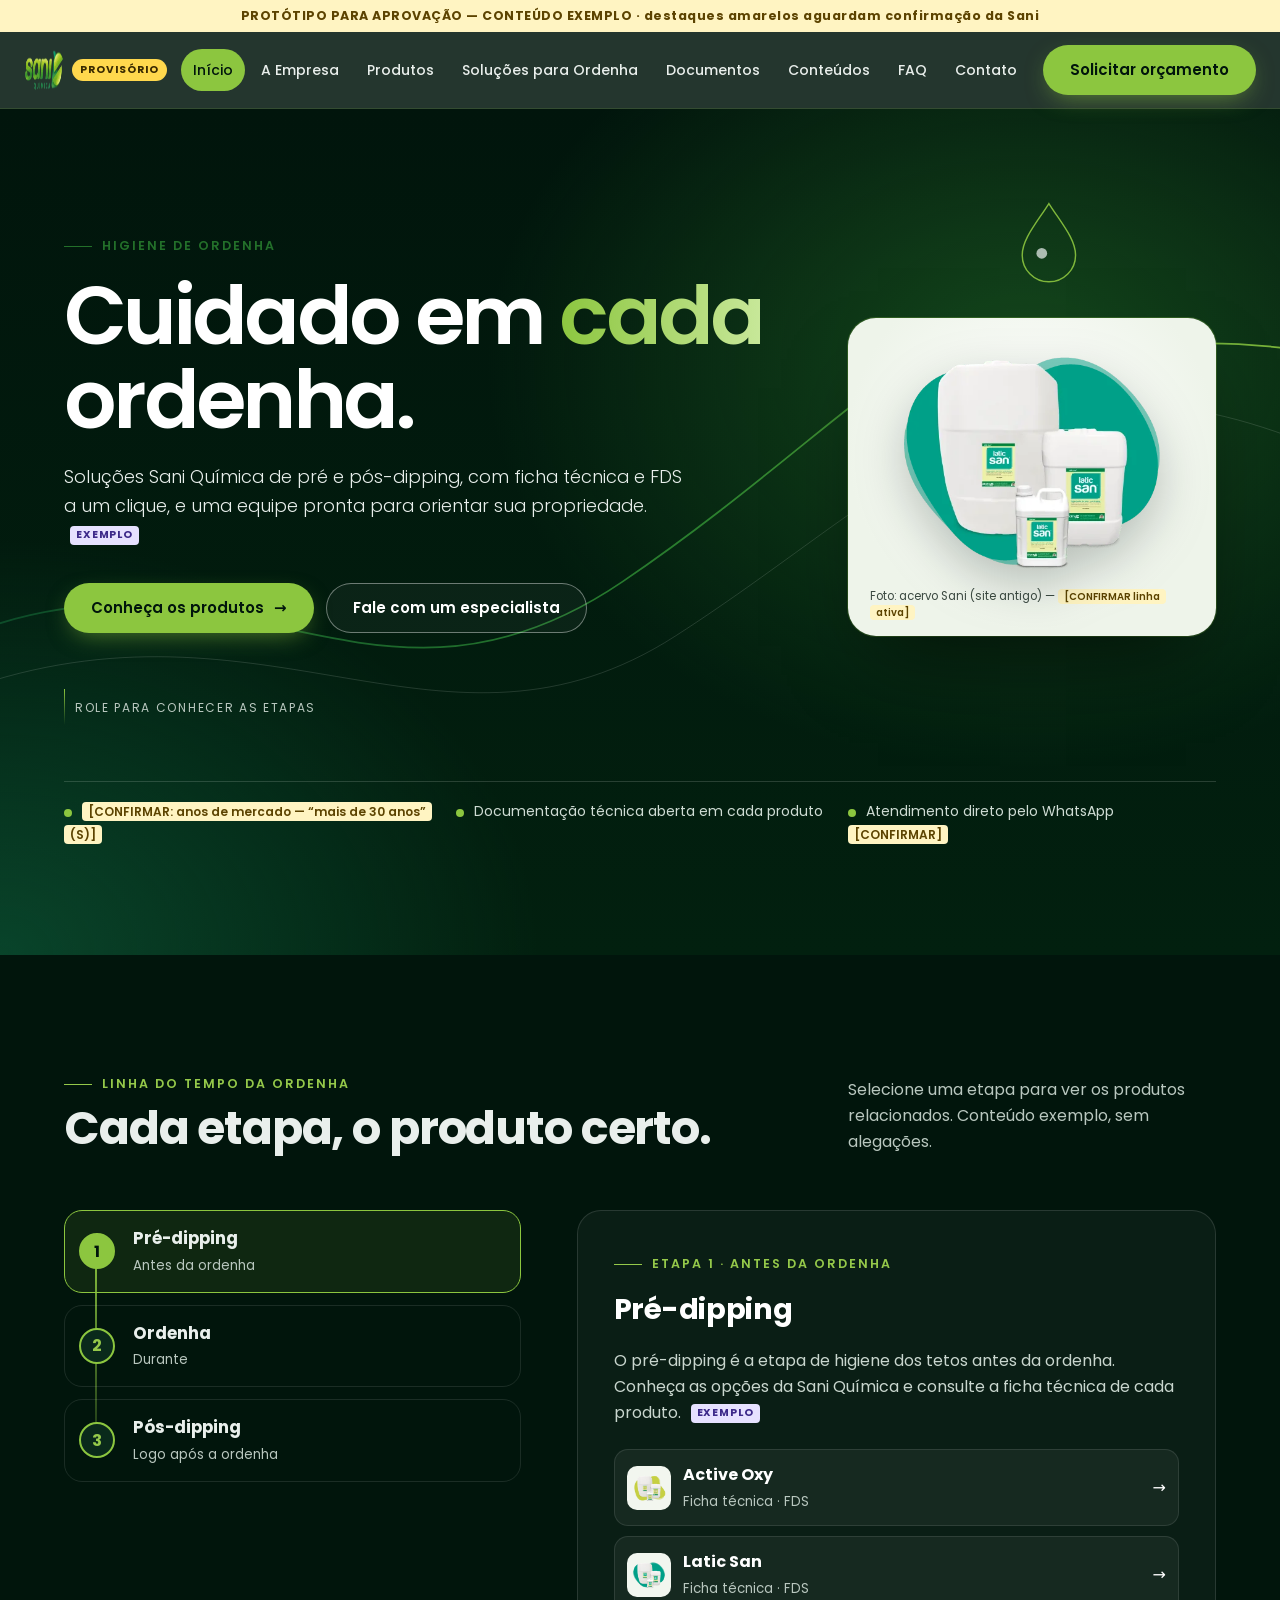
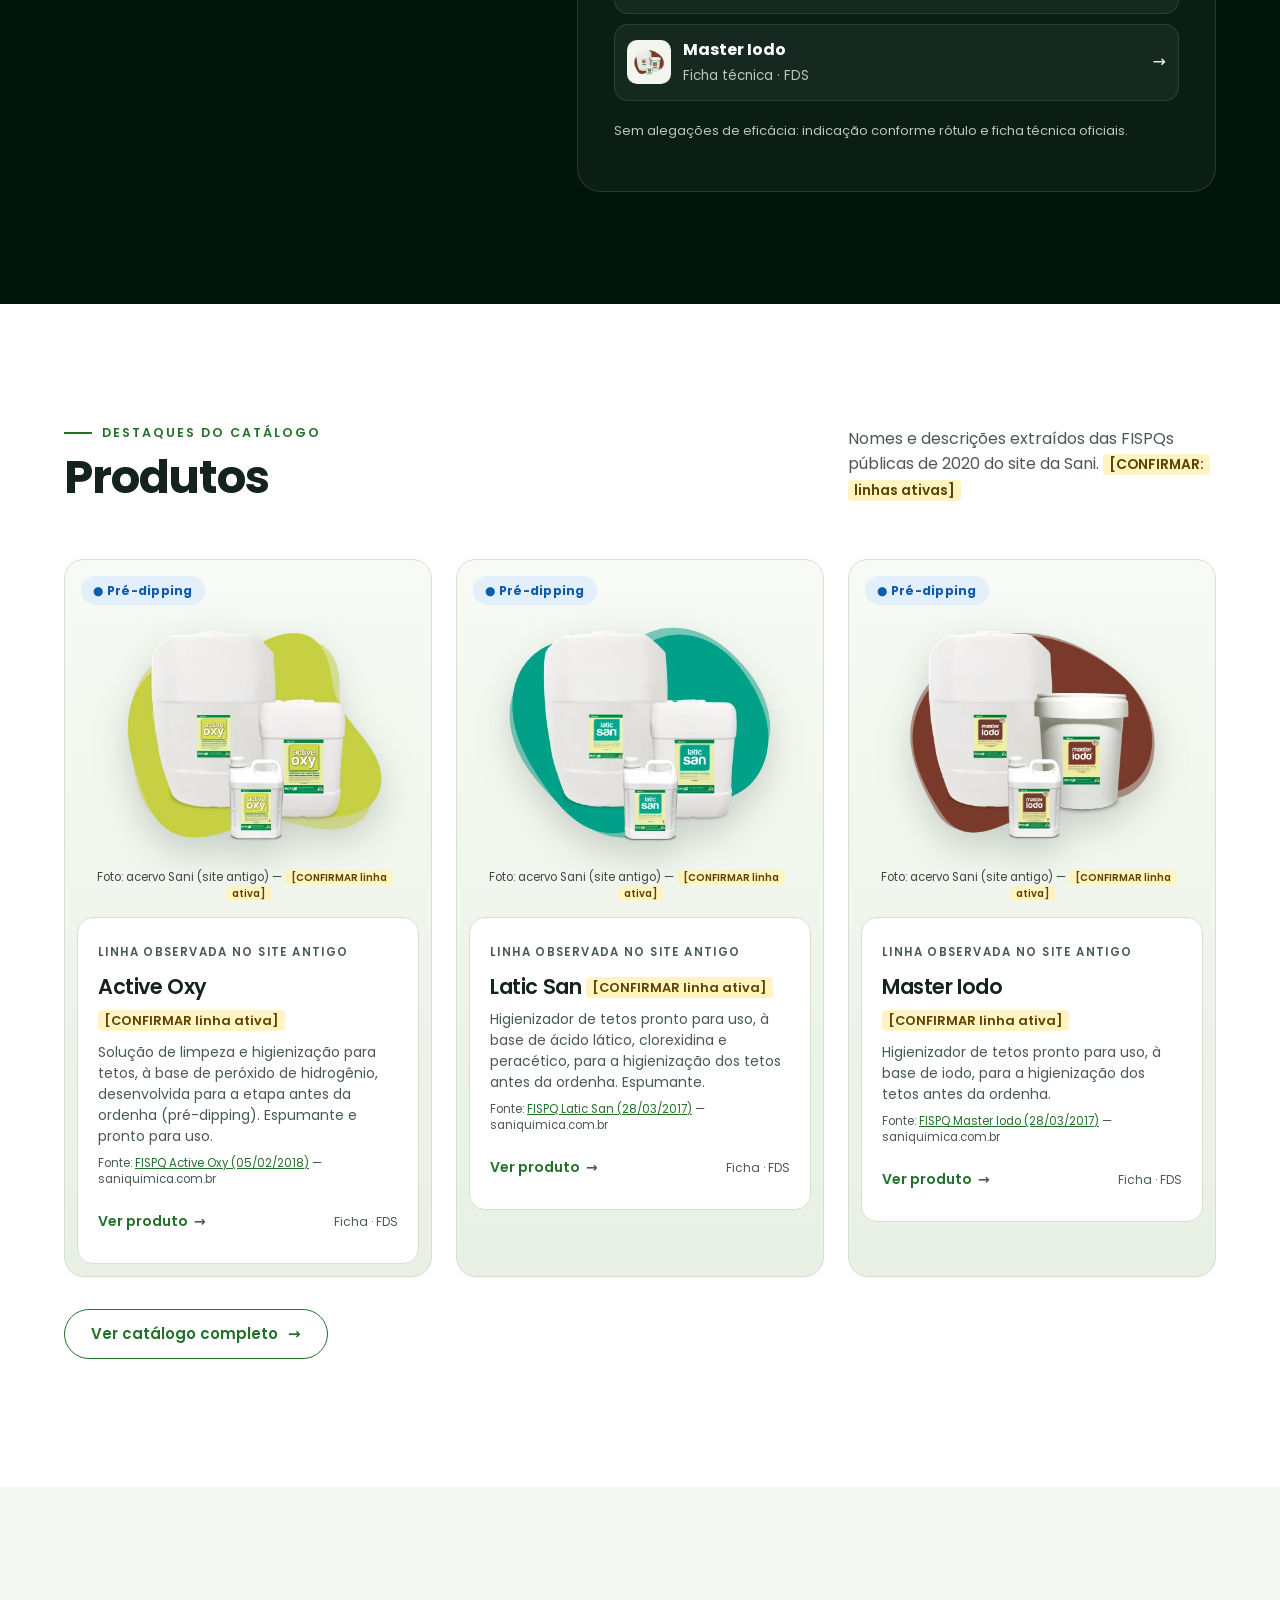
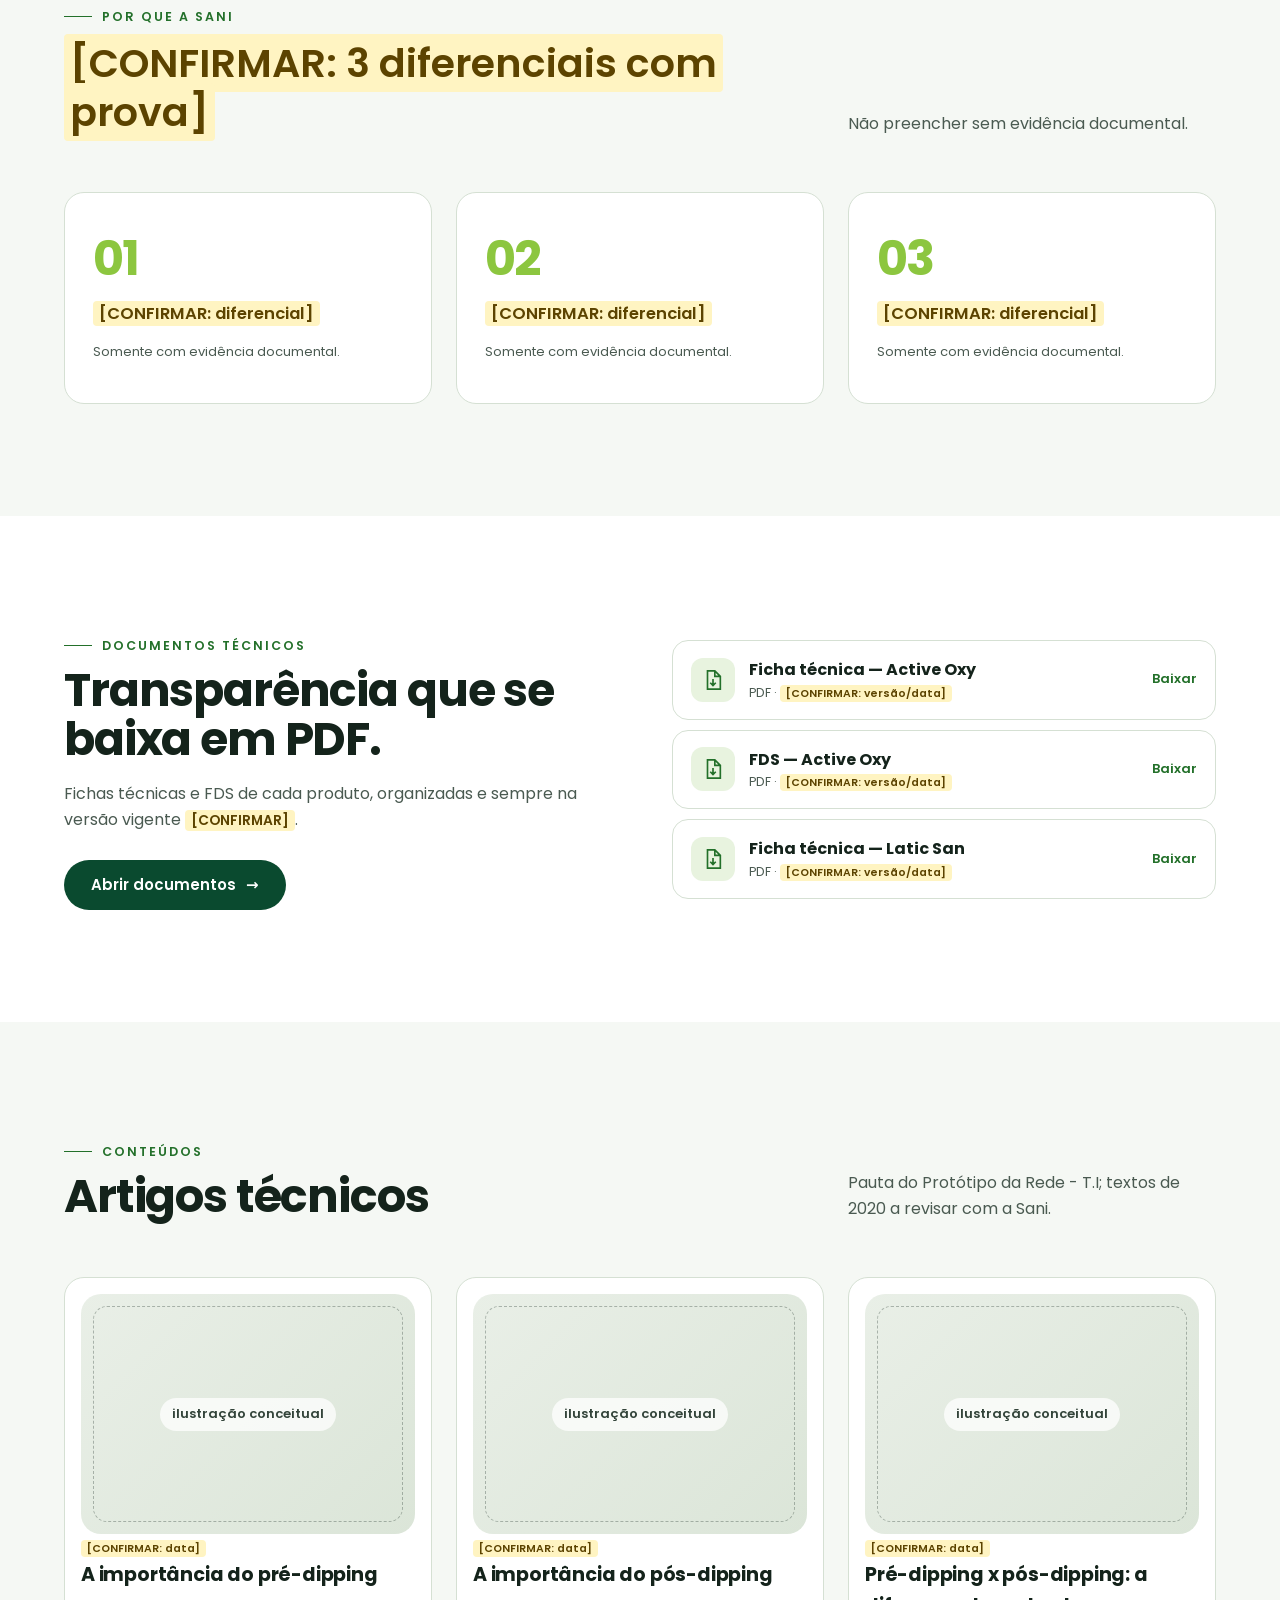
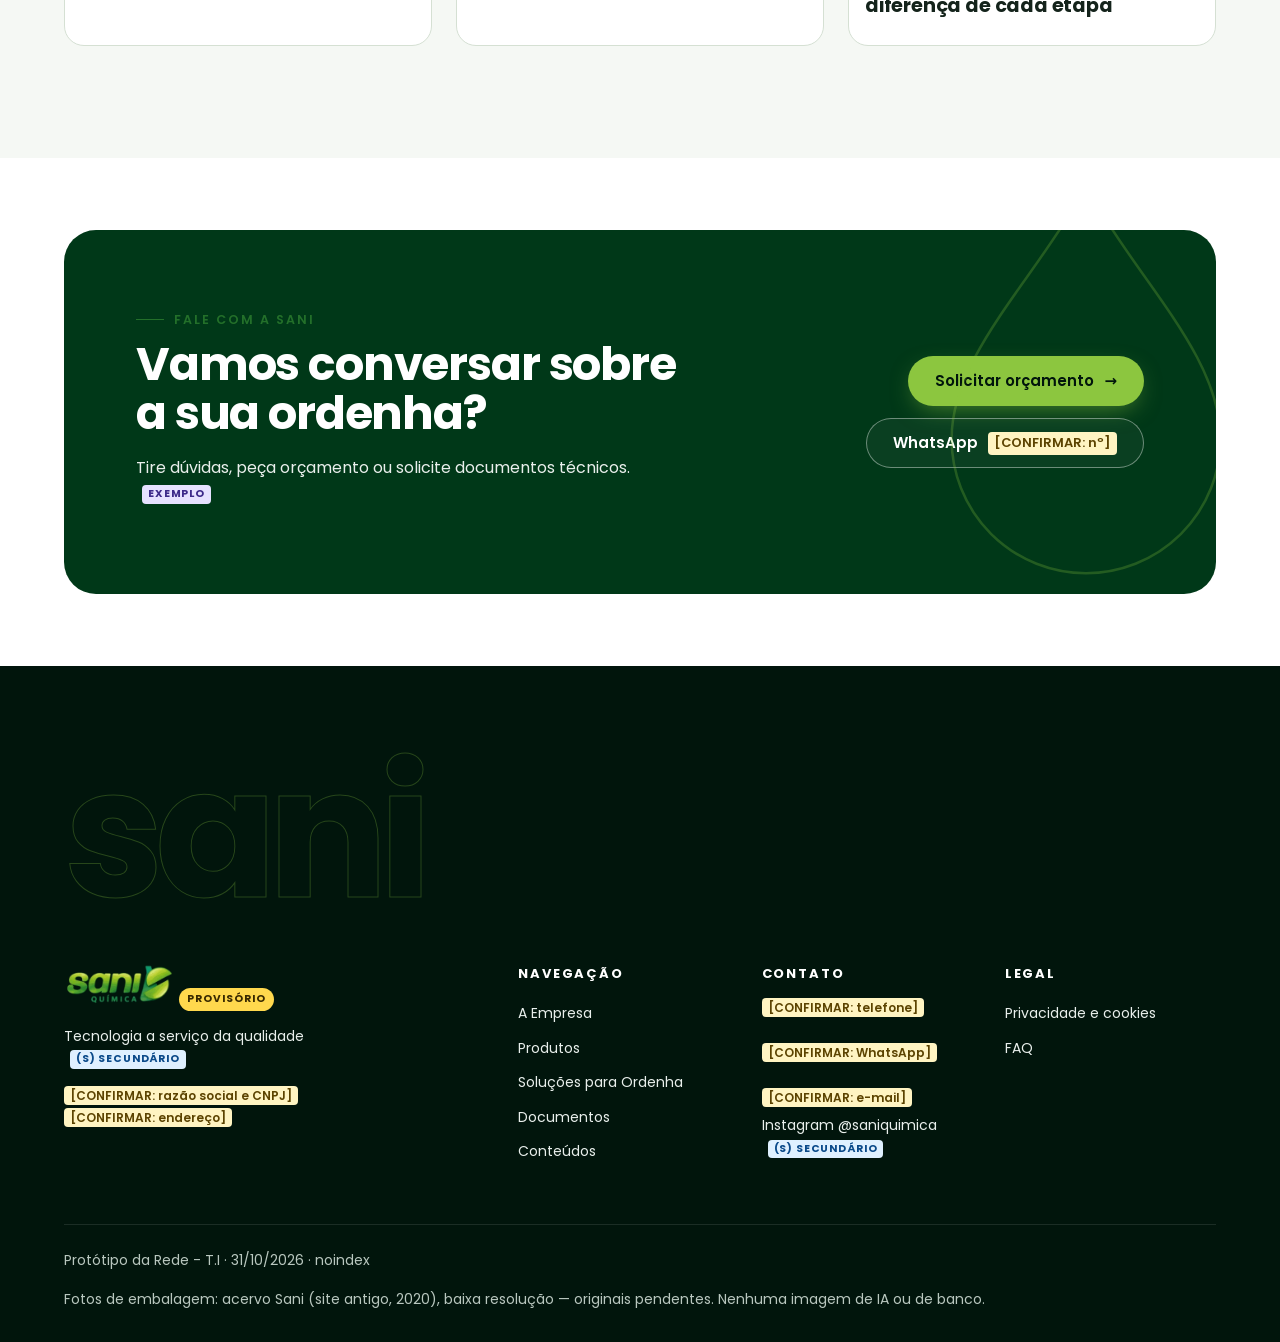
<file: index.html>
<!doctype html><html lang="pt-BR" class="no-js"><head><meta charset="utf-8"><meta name="viewport" content="width=device-width,initial-scale=1,viewport-fit=cover"><meta name="robots" content="noindex,nofollow"><meta name="theme-color" content="#01150c">
<title>Início — Sani Química [PROTÓTIPO]</title><link rel="preload" href="assets/fonts/poppins-600.woff2" as="font" type="font/woff2" crossorigin><link rel="stylesheet" href="assets/style.css"></head><body>
<a class="skip" href="#conteudo">Pular para o conteúdo</a>
<div class="proto-banner" role="note">PROTÓTIPO PARA APROVAÇÃO — CONTEÚDO EXEMPLO · destaques amarelos aguardam confirmação da Sani</div>
<header class="site"><div class="container"><a class="logo" href="index.html"><img src="assets/logo-provisorio.png" alt="Sani Química (logo provisório)" width="117" height="42"></a><span class="tag-prov">PROVISÓRIO</span>
<nav class="main" id="menu" aria-label="Principal"><ul><li><a href="index.html" aria-current=page>Início</a></li><li><a href="empresa.html">A Empresa</a></li><li><a href="catalogo.html">Produtos</a></li><li><a href="solucoes.html">Soluções para Ordenha</a></li><li><a href="documentos.html">Documentos</a></li><li><a href="conteudos.html">Conteúdos</a></li><li><a href="faq.html">FAQ</a></li><li><a href="contato.html">Contato</a></li></ul><div class="menu-foot" hidden></div></nav>
<a class="btn btn-primary" href="contato.html">Solicitar orçamento</a><button class="menu-btn" aria-controls="menu" aria-expanded="false" aria-label="Abrir menu"><span></span></button></div></header>
<main id="conteudo"><section class="hero"><svg class="hero-line" viewBox="0 0 1440 760" preserveAspectRatio="xMidYMid slice" aria-hidden="true"><defs><linearGradient id="lg" x1="0" x2="1"><stop offset="0" stop-color="#0d4f2c"/><stop offset=".55" stop-color="#2f8a32"/><stop offset="1" stop-color="#8cc63f"/></linearGradient></defs>
<path class="draw" stroke="url(#lg)" stroke-width="2" d="M-40 592.8000000000001 C 260 471.2, 420 722.0, 700 532.0 S 1100 152.0, 1180 319.2 C 1240 440.79999999999995, 1150 532.0, 1100 440.79999999999995 C 1060 349.6, 1180 228.0, 1480 273.59999999999997"/>
<path class="draw" stroke="rgba(233,239,236,.18)" stroke-width="1" style="animation-delay:.8s" d="M-40 653.6 C 300 532.0, 500 760.0, 760 592.8000000000001 S 1150 243.20000000000002, 1480 380.0"/>
<g class="drop" transform="translate(1180 106.4)"><path d="M0 0 C 14 22, 30 40, 30 58 A 30 30 0 0 1 -30 58 C -30 40, -14 22, 0 0Z" fill="none" stroke="#8cc63f" stroke-width="1.6"/><circle cx="-8" cy="56" r="6" fill="#e9efec" opacity=".8"/></g></svg><div class="container"><div class="copy"><span class="eyebrow">Higiene de ordenha</span><h1>Cuidado em <em>cada</em> ordenha.</h1><p class="sub">Soluções Sani Química de pré e pós-dipping, com ficha técnica e FDS a um clique, e uma equipe pronta para orientar sua propriedade. <span class="ex">EXEMPLO</span></p>
<div class="ctas"><a class="btn btn-primary" href="catalogo.html">Conheça os produtos <span class="arr" aria-hidden="true">→</span></a><a class="btn btn-ghost" href="contato.html">Fale com um especialista</a></div><div class="scroll-cue"><i></i>Role para conhecer as etapas</div></div>
<div class="aside"><figure class="hero-shot reveal"><img src="assets/img/latic-san.webp" alt="Embalagens Latic San (bombona, balde e frasco) — foto do site antigo" width="525" height="375" fetchpriority="high"><figcaption>Foto: acervo Sani (site antigo) — <span class="ph">[CONFIRMAR linha ativa]</span></figcaption></figure></div></div><div class="container trust"><ul><li><span class="ph">[CONFIRMAR: anos de mercado — “mais de 30 anos” (S)]</span></li><li>Documentação técnica aberta em cada produto</li><li>Atendimento direto pelo WhatsApp <span class="ph">[CONFIRMAR]</span></li></ul></div></section>
<section class="dark"><div class="container"><div class="sec-head reveal"><div class="t"><span class="eyebrow">Linha do tempo da ordenha</span><h2>Cada etapa, o produto certo.</h2></div><div class="d">Selecione uma etapa para ver os produtos relacionados. Conteúdo exemplo, sem alegações.</div></div><div class="timeline"><div class="steps-tabs reveal" role="tablist" aria-label="Etapas da ordenha" aria-orientation="vertical"><button class="step" role="tab" id="t-pre" aria-controls="p-pre" aria-selected="true" tabindex="0"><span class="n">1</span><span><strong>Pré-dipping</strong><small>Antes da ordenha</small></span></button><button class="step" role="tab" id="t-ord" aria-controls="p-ord" aria-selected="false" tabindex="-1"><span class="n">2</span><span><strong>Ordenha</strong><small>Durante</small></span></button><button class="step" role="tab" id="t-pos" aria-controls="p-pos" aria-selected="false" tabindex="-1"><span class="n">3</span><span><strong>Pós-dipping</strong><small>Logo após a ordenha</small></span></button></div><div class="reveal"><div class="panel in" role="tabpanel" id="p-pre" aria-labelledby="t-pre"><span class="eyebrow">Etapa 1 · Antes da ordenha</span><h3 style="margin-top:12px">Pré-dipping</h3><p>O pré-dipping é a etapa de higiene dos tetos antes da ordenha. Conheça as opções da Sani Química e consulte a ficha técnica de cada produto. <span class="ex">EXEMPLO</span></p><div class="grid" style="gap:10px;margin-top:24px"><a class="mini" href="produto.html"><span class="th"><img src="assets/img/active-oxy.webp" alt="" width="44" height="44" loading="lazy"></span><span><strong>Active Oxy</strong><br><small style="color:#b9c7bf">Ficha técnica · FDS</small></span><span style="margin-left:auto"><span class="arr" aria-hidden="true">→</span></span></a><a class="mini" href="produto.html"><span class="th"><img src="assets/img/latic-san.webp" alt="" width="44" height="44" loading="lazy"></span><span><strong>Latic San</strong><br><small style="color:#b9c7bf">Ficha técnica · FDS</small></span><span style="margin-left:auto"><span class="arr" aria-hidden="true">→</span></span></a><a class="mini" href="produto.html"><span class="th"><img src="assets/img/master-iodo.webp" alt="" width="44" height="44" loading="lazy"></span><span><strong>Master Iodo</strong><br><small style="color:#b9c7bf">Ficha técnica · FDS</small></span><span style="margin-left:auto"><span class="arr" aria-hidden="true">→</span></span></a></div><p style="margin-top:20px;font-size:13px;color:#b9c7bf">Sem alegações de eficácia: indicação conforme rótulo e ficha técnica oficiais.</p></div><div class="panel" role="tabpanel" id="p-ord" aria-labelledby="t-ord" hidden><span class="eyebrow">Etapa 2 · Durante</span><h3 style="margin-top:12px">Ordenha</h3><p>Etapa de ordenha propriamente dita. Conteúdo desta etapa <span class="ph">[CONFIRMAR: a Sani possui linha para equipamentos/limpeza?]</span> <span class="ex">EXEMPLO</span></p><div class="grid" style="gap:10px;margin-top:24px"><p class="ph">[CONFIRMAR produtos desta etapa — nenhuma foto de pós-dipping no acervo usado]</p></div><p style="margin-top:20px;font-size:13px;color:#b9c7bf">Sem alegações de eficácia: indicação conforme rótulo e ficha técnica oficiais.</p></div><div class="panel" role="tabpanel" id="p-pos" aria-labelledby="t-pos" hidden><span class="eyebrow">Etapa 3 · Logo após a ordenha</span><h3 style="margin-top:12px">Pós-dipping</h3><p>O pós-dipping é aplicado nos tetos logo após a ordenha. Veja as opções da Sani Química e a documentação de cada produto. <span class="ex">EXEMPLO</span></p><div class="grid" style="gap:10px;margin-top:24px"><p class="ph">[CONFIRMAR produtos desta etapa — nenhuma foto de pós-dipping no acervo usado]</p></div><p style="margin-top:20px;font-size:13px;color:#b9c7bf">Sem alegações de eficácia: indicação conforme rótulo e ficha técnica oficiais.</p></div></div></div></div></section>
<section><div class="container"><div class="sec-head reveal"><div class="t"><span class="eyebrow">Destaques do catálogo</span><h2>Produtos</h2></div><div class="d">Nomes e descrições extraídos das FISPQs públicas de 2020 do site da Sani. <span class="ph">[CONFIRMAR: linhas ativas]</span></div></div><div class="pgrid"><article class="pcard v2 reveal" style="transition-delay:0ms"><figure class="pshot"><img src="assets/img/active-oxy.webp" alt="Embalagens Active Oxy (bombona, balde e frasco) — foto do site antigo" width="525" height="375" loading="lazy" decoding="async"><figcaption>Foto: acervo Sani (site antigo) — <span class="ph">[CONFIRMAR linha ativa]</span></figcaption></figure><div class="pill"><span class="badge badge-pre">● Pré-dipping</span></div><div class="glass"><span class="family">Linha observada no site antigo</span><h3>Active Oxy <span class="ph ph-sm">[CONFIRMAR linha ativa]</span></h3><p class="pdesc">Solução de limpeza e higienização para tetos, à base de peróxido de hidrogênio, desenvolvida para a etapa antes da ordenha (pré-dipping). Espumante e pronto para uso.</p><p class="fonte">Fonte: <a href="https://saniquimica.com.br/wp-content/uploads/2020/08/ACTIVE-OXY.pdf" rel="noopener">FISPQ Active Oxy (05/02/2018)</a> — saniquimica.com.br</p><div class="row"><a class="stretch" href="produto.html" aria-label="Ver produto Active Oxy">Ver produto <span class="arr" aria-hidden="true">→</span></a><span style="font-size:12px;color:#b9c7bf">Ficha · FDS</span></div></div></article><article class="pcard v2 reveal" style="transition-delay:80ms"><figure class="pshot"><img src="assets/img/latic-san.webp" alt="Embalagens Latic San (bombona, balde e frasco) — foto do site antigo" width="525" height="375" loading="lazy" decoding="async"><figcaption>Foto: acervo Sani (site antigo) — <span class="ph">[CONFIRMAR linha ativa]</span></figcaption></figure><div class="pill"><span class="badge badge-pre">● Pré-dipping</span></div><div class="glass"><span class="family">Linha observada no site antigo</span><h3>Latic San <span class="ph ph-sm">[CONFIRMAR linha ativa]</span></h3><p class="pdesc">Higienizador de tetos pronto para uso, à base de ácido lático, clorexidina e peracético, para a higienização dos tetos antes da ordenha. Espumante.</p><p class="fonte">Fonte: <a href="https://saniquimica.com.br/wp-content/uploads/2020/08/LATIC-SAN.pdf" rel="noopener">FISPQ Latic San (28/03/2017)</a> — saniquimica.com.br</p><div class="row"><a class="stretch" href="produto.html" aria-label="Ver produto Latic San">Ver produto <span class="arr" aria-hidden="true">→</span></a><span style="font-size:12px;color:#b9c7bf">Ficha · FDS</span></div></div></article><article class="pcard v2 reveal" style="transition-delay:160ms"><figure class="pshot"><img src="assets/img/master-iodo.webp" alt="Embalagens Master Iodo (bombona, balde e frasco) — foto do site antigo" width="525" height="375" loading="lazy" decoding="async"><figcaption>Foto: acervo Sani (site antigo) — <span class="ph">[CONFIRMAR linha ativa]</span></figcaption></figure><div class="pill"><span class="badge badge-pre">● Pré-dipping</span></div><div class="glass"><span class="family">Linha observada no site antigo</span><h3>Master Iodo <span class="ph ph-sm">[CONFIRMAR linha ativa]</span></h3><p class="pdesc">Higienizador de tetos pronto para uso, à base de iodo, para a higienização dos tetos antes da ordenha.</p><p class="fonte">Fonte: <a href="https://saniquimica.com.br/wp-content/uploads/2020/08/MASTER-IODO.pdf" rel="noopener">FISPQ Master Iodo (28/03/2017)</a> — saniquimica.com.br</p><div class="row"><a class="stretch" href="produto.html" aria-label="Ver produto Master Iodo">Ver produto <span class="arr" aria-hidden="true">→</span></a><span style="font-size:12px;color:#b9c7bf">Ficha · FDS</span></div></div></article></div><p style="margin-top:32px"><a class="btn btn-secondary" href="catalogo.html">Ver catálogo completo <span class="arr" aria-hidden="true">→</span></a></p></div></section>
<section class="alt"><div class="container"><div class="sec-head reveal"><div class="t"><span class="eyebrow">Por que a Sani</span><h2><span class="ph">[CONFIRMAR: 3 diferenciais com prova]</span></h2></div><div class="d">Não preencher sem evidência documental.</div></div><div class="grid g3"><div class="card reveal" style="transition-delay:0ms"><span style="font-size:3rem;font-weight:700;color:var(--c-lime);letter-spacing:-.04em">01</span><h3><span class="ph">[CONFIRMAR: diferencial]</span></h3><p class="hint">Somente com evidência documental.</p></div><div class="card reveal" style="transition-delay:90ms"><span style="font-size:3rem;font-weight:700;color:var(--c-lime);letter-spacing:-.04em">02</span><h3><span class="ph">[CONFIRMAR: diferencial]</span></h3><p class="hint">Somente com evidência documental.</p></div><div class="card reveal" style="transition-delay:180ms"><span style="font-size:3rem;font-weight:700;color:var(--c-lime);letter-spacing:-.04em">03</span><h3><span class="ph">[CONFIRMAR: diferencial]</span></h3><p class="hint">Somente com evidência documental.</p></div></div></div></section>
<section><div class="container grid g2" style="align-items:center;gap:64px"><div class="reveal"><span class="eyebrow">Documentos técnicos</span><h2>Transparência que se baixa em PDF.</h2><p class="hint" style="font-size:1rem;margin:16px 0 28px">Fichas técnicas e FDS de cada produto, organizadas e sempre na versão vigente <span class="ph">[CONFIRMAR]</span>.</p><a class="btn btn-dark" href="documentos.html">Abrir documentos <span class="arr" aria-hidden="true">→</span></a></div>
<div class="grid reveal" style="gap:10px"><a class="doc" href="documentos.html"><span class="ic"><svg width="22" height="22" viewBox="0 0 24 24" fill="none" stroke="#23702a" stroke-width="1.8" aria-hidden="true"><path d="M6 2h8l6 6v14H6zM14 2v6h6M12 11v7m-3-3 3 3 3-3"/></svg></span><span><strong>Ficha técnica — Active Oxy</strong><small>PDF · <span class="ph">[CONFIRMAR: versão/data]</span></small></span><span class="go">Baixar</span></a><a class="doc" href="documentos.html"><span class="ic"><svg width="22" height="22" viewBox="0 0 24 24" fill="none" stroke="#23702a" stroke-width="1.8" aria-hidden="true"><path d="M6 2h8l6 6v14H6zM14 2v6h6M12 11v7m-3-3 3 3 3-3"/></svg></span><span><strong>FDS — Active Oxy</strong><small>PDF · <span class="ph">[CONFIRMAR: versão/data]</span></small></span><span class="go">Baixar</span></a><a class="doc" href="documentos.html"><span class="ic"><svg width="22" height="22" viewBox="0 0 24 24" fill="none" stroke="#23702a" stroke-width="1.8" aria-hidden="true"><path d="M6 2h8l6 6v14H6zM14 2v6h6M12 11v7m-3-3 3 3 3-3"/></svg></span><span><strong>Ficha técnica — Latic San</strong><small>PDF · <span class="ph">[CONFIRMAR: versão/data]</span></small></span><span class="go">Baixar</span></a></div></div></section>
<section class="alt"><div class="container"><div class="sec-head reveal"><div class="t"><span class="eyebrow">Conteúdos</span><h2>Artigos técnicos</h2></div><div class="d">Pauta do Protótipo da Rede - T.I; textos de 2020 a revisar com a Sani.</div></div><div class="grid g3"><a class="card post reveal" href="artigo.html" style="padding:16px"><div class="img-ph"><span>ilustração conceitual</span></div><time><span class="ph">[CONFIRMAR: data]</span></time><h3>A importância do pré-dipping</h3></a><a class="card post reveal" href="artigo.html" style="padding:16px"><div class="img-ph"><span>ilustração conceitual</span></div><time><span class="ph">[CONFIRMAR: data]</span></time><h3>A importância do pós-dipping</h3></a><a class="card post reveal" href="artigo.html" style="padding:16px"><div class="img-ph"><span>ilustração conceitual</span></div><time><span class="ph">[CONFIRMAR: data]</span></time><h3>Pré-dipping x pós-dipping: a diferença de cada etapa</h3></a></div></div></section>
<section class="tight"><div class="container"><div class="cta-band reveal"><svg width="420" height="420" viewBox="0 0 100 100" aria-hidden="true"><path d="M50 4 C62 26 82 44 82 64 A32 32 0 0 1 18 64 C18 44 38 26 50 4Z" fill="none" stroke="#8cc63f" stroke-width=".6"/></svg><div><span class="eyebrow">Fale com a Sani</span><h2>Vamos conversar sobre a sua ordenha?</h2><p>Tire dúvidas, peça orçamento ou solicite documentos técnicos. <span class="ex">EXEMPLO</span></p></div><div class="ctas"><a class="btn btn-primary" href="contato.html">Solicitar orçamento <span class="arr" aria-hidden="true">→</span></a><a class="btn btn-ghost" href="#">WhatsApp <span class="ph">[CONFIRMAR: nº]</span></a></div></div></div></section></main>
<footer class="site"><div class="container"><p class="big-word" aria-hidden="true">sani</p><div class="cols"><div><img src="assets/logo-provisorio.png" alt="" style="height:40px;width:auto" loading="lazy"> <span class="tag-prov">PROVISÓRIO</span><p style="max-width:300px">Tecnologia a serviço da qualidade <span class="ex" style="background:#dff0ff;color:#0b4a8a">(S) SECUNDÁRIO</span></p><p><span class="ph">[CONFIRMAR: razão social e CNPJ]</span><br><span class="ph">[CONFIRMAR: endereço]</span></p></div>
<div><h4>Navegação</h4><a href="empresa.html">A Empresa</a><br><a href="catalogo.html">Produtos</a><br><a href="solucoes.html">Soluções para Ordenha</a><br><a href="documentos.html">Documentos</a><br><a href="conteudos.html">Conteúdos</a></div>
<div><h4>Contato</h4><span class="ph">[CONFIRMAR: telefone]</span><br><br><span class="ph">[CONFIRMAR: WhatsApp]</span><br><br><span class="ph">[CONFIRMAR: e-mail]</span><br><a href="#">Instagram @saniquimica <span class="ex" style="background:#dff0ff;color:#0b4a8a">(S) SECUNDÁRIO</span></a></div>
<div><h4>Legal</h4><a href="privacidade.html">Privacidade e cookies</a><br><a href="faq.html">FAQ</a></div></div>
<div class="legal"><span>Protótipo da Rede - T.I · 31/10/2026 · noindex</span><span>Fotos de embalagem: acervo Sani (site antigo, 2020), baixa resolução — originais pendentes. Nenhuma imagem de IA ou de banco.</span></div></div></footer>
<nav class="mbar" aria-label="Ações rápidas"><a href="#" aria-label="WhatsApp (número a confirmar)"><svg viewBox="0 0 24 24" fill="none" stroke="currentColor" stroke-width="1.8"><path d="M4 20l1.4-4A8 8 0 1 1 8 18.6z"/></svg>WhatsApp</a><a class="hl" href="contato.html"><svg viewBox="0 0 24 24" fill="none" stroke="currentColor" stroke-width="1.8"><path d="M5 3h10l4 4v14H5zM9 12h6M9 16h6"/></svg>Orçamento</a><a href="catalogo.html"><svg viewBox="0 0 24 24" fill="none" stroke="currentColor" stroke-width="1.8"><rect x="3" y="3" width="7" height="7" rx="2"/><rect x="14" y="3" width="7" height="7" rx="2"/><rect x="3" y="14" width="7" height="7" rx="2"/><rect x="14" y="14" width="7" height="7" rx="2"/></svg>Catálogo</a></nav>
<script src="assets/app.js" defer></script></body></html>
</file>
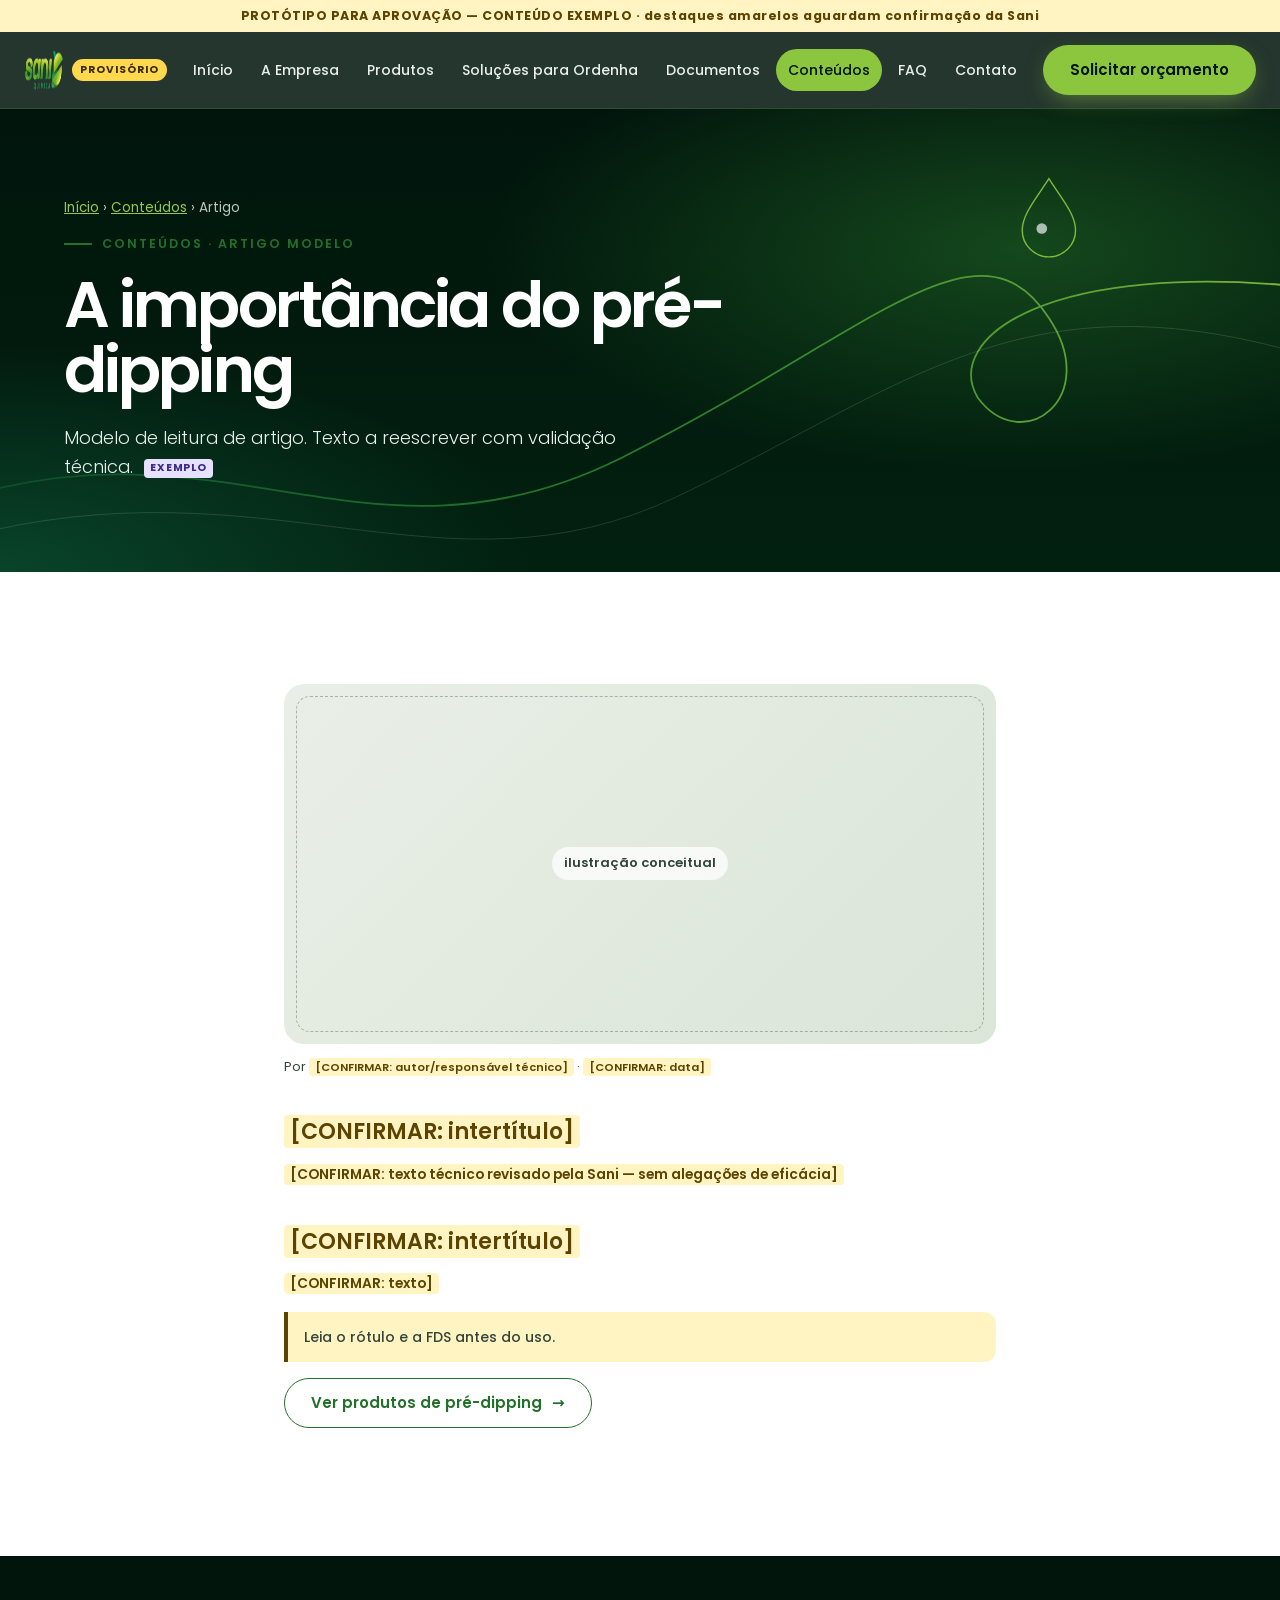
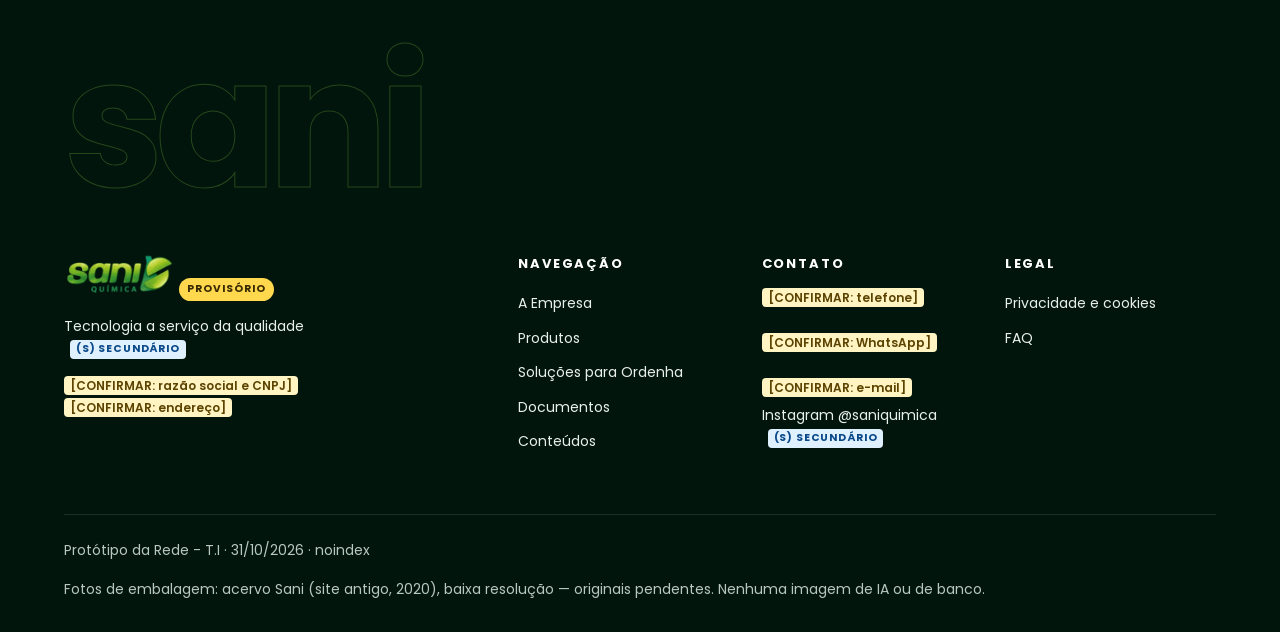
<file: artigo.html>
<!doctype html><html lang="pt-BR" class="no-js"><head><meta charset="utf-8"><meta name="viewport" content="width=device-width,initial-scale=1,viewport-fit=cover"><meta name="robots" content="noindex,nofollow"><meta name="theme-color" content="#01150c">
<title>Artigo modelo — Sani Química [PROTÓTIPO]</title><link rel="preload" href="assets/fonts/poppins-600.woff2" as="font" type="font/woff2" crossorigin><link rel="stylesheet" href="assets/style.css"></head><body>
<a class="skip" href="#conteudo">Pular para o conteúdo</a>
<div class="proto-banner" role="note">PROTÓTIPO PARA APROVAÇÃO — CONTEÚDO EXEMPLO · destaques amarelos aguardam confirmação da Sani</div>
<header class="site"><div class="container"><a class="logo" href="index.html"><img src="assets/logo-provisorio.png" alt="Sani Química (logo provisório)" width="117" height="42"></a><span class="tag-prov">PROVISÓRIO</span>
<nav class="main" id="menu" aria-label="Principal"><ul><li><a href="index.html">Início</a></li><li><a href="empresa.html">A Empresa</a></li><li><a href="catalogo.html">Produtos</a></li><li><a href="solucoes.html">Soluções para Ordenha</a></li><li><a href="documentos.html">Documentos</a></li><li><a href="conteudos.html" aria-current=page>Conteúdos</a></li><li><a href="faq.html">FAQ</a></li><li><a href="contato.html">Contato</a></li></ul><div class="menu-foot" hidden></div></nav>
<a class="btn btn-primary" href="contato.html">Solicitar orçamento</a><button class="menu-btn" aria-controls="menu" aria-expanded="false" aria-label="Abrir menu"><span></span></button></div></header>
<main id="conteudo"><section class="hero sub"><svg class="hero-line" viewBox="0 0 1440 560" preserveAspectRatio="xMidYMid slice" aria-hidden="true"><defs><linearGradient id="lg" x1="0" x2="1"><stop offset="0" stop-color="#0d4f2c"/><stop offset=".55" stop-color="#2f8a32"/><stop offset="1" stop-color="#8cc63f"/></linearGradient></defs>
<path class="draw" stroke="url(#lg)" stroke-width="2" d="M-40 436.8 C 260 347.2, 420 532.0, 700 392.0 S 1100 112.0, 1180 235.2 C 1240 324.79999999999995, 1150 392.0, 1100 324.79999999999995 C 1060 257.6, 1180 168.0, 1480 201.6"/>
<path class="draw" stroke="rgba(233,239,236,.18)" stroke-width="1" style="animation-delay:.8s" d="M-40 481.59999999999997 C 300 392.0, 500 560.0, 760 436.8 S 1150 179.20000000000002, 1480 280.0"/>
<g class="drop" transform="translate(1180 78.4)"><path d="M0 0 C 14 22, 30 40, 30 58 A 30 30 0 0 1 -30 58 C -30 40, -14 22, 0 0Z" fill="none" stroke="#8cc63f" stroke-width="1.6"/><circle cx="-8" cy="56" r="6" fill="#e9efec" opacity=".8"/></g></svg><div class="container"><div class="copy"><nav class="breadcrumb" aria-label="Trilha"><a href="index.html">Início</a> › <a href="conteudos.html">Conteúdos</a> › Artigo</nav><span class="eyebrow">Conteúdos · artigo modelo</span><h1>A importância do pré-dipping</h1><p class="sub">Modelo de leitura de artigo. Texto a reescrever com validação técnica. <span class="ex">EXEMPLO</span></p></div></div></section>
<section><div class="container prose"><div class="img-ph reveal" style="min-height:360px"><span>ilustração conceitual</span></div><p class="hint">Por <span class="ph">[CONFIRMAR: autor/responsável técnico]</span> · <span class="ph">[CONFIRMAR: data]</span></p>
<h2><span class="ph">[CONFIRMAR: intertítulo]</span></h2><p><span class="ph">[CONFIRMAR: texto técnico revisado pela Sani — sem alegações de eficácia]</span></p><h2><span class="ph">[CONFIRMAR: intertítulo]</span></h2><p><span class="ph">[CONFIRMAR: texto]</span></p><p class="notice">Leia o rótulo e a FDS antes do uso.</p><p><a class="btn btn-secondary" href="catalogo.html">Ver produtos de pré-dipping <span class="arr" aria-hidden="true">→</span></a></p></div></section></main>
<footer class="site"><div class="container"><p class="big-word" aria-hidden="true">sani</p><div class="cols"><div><img src="assets/logo-provisorio.png" alt="" style="height:40px;width:auto" loading="lazy"> <span class="tag-prov">PROVISÓRIO</span><p style="max-width:300px">Tecnologia a serviço da qualidade <span class="ex" style="background:#dff0ff;color:#0b4a8a">(S) SECUNDÁRIO</span></p><p><span class="ph">[CONFIRMAR: razão social e CNPJ]</span><br><span class="ph">[CONFIRMAR: endereço]</span></p></div>
<div><h4>Navegação</h4><a href="empresa.html">A Empresa</a><br><a href="catalogo.html">Produtos</a><br><a href="solucoes.html">Soluções para Ordenha</a><br><a href="documentos.html">Documentos</a><br><a href="conteudos.html">Conteúdos</a></div>
<div><h4>Contato</h4><span class="ph">[CONFIRMAR: telefone]</span><br><br><span class="ph">[CONFIRMAR: WhatsApp]</span><br><br><span class="ph">[CONFIRMAR: e-mail]</span><br><a href="#">Instagram @saniquimica <span class="ex" style="background:#dff0ff;color:#0b4a8a">(S) SECUNDÁRIO</span></a></div>
<div><h4>Legal</h4><a href="privacidade.html">Privacidade e cookies</a><br><a href="faq.html">FAQ</a></div></div>
<div class="legal"><span>Protótipo da Rede - T.I · 31/10/2026 · noindex</span><span>Fotos de embalagem: acervo Sani (site antigo, 2020), baixa resolução — originais pendentes. Nenhuma imagem de IA ou de banco.</span></div></div></footer>
<nav class="mbar" aria-label="Ações rápidas"><a href="#" aria-label="WhatsApp (número a confirmar)"><svg viewBox="0 0 24 24" fill="none" stroke="currentColor" stroke-width="1.8"><path d="M4 20l1.4-4A8 8 0 1 1 8 18.6z"/></svg>WhatsApp</a><a class="hl" href="contato.html"><svg viewBox="0 0 24 24" fill="none" stroke="currentColor" stroke-width="1.8"><path d="M5 3h10l4 4v14H5zM9 12h6M9 16h6"/></svg>Orçamento</a><a href="catalogo.html"><svg viewBox="0 0 24 24" fill="none" stroke="currentColor" stroke-width="1.8"><rect x="3" y="3" width="7" height="7" rx="2"/><rect x="14" y="3" width="7" height="7" rx="2"/><rect x="3" y="14" width="7" height="7" rx="2"/><rect x="14" y="14" width="7" height="7" rx="2"/></svg>Catálogo</a></nav>
<script src="assets/app.js" defer></script></body></html>
</file>
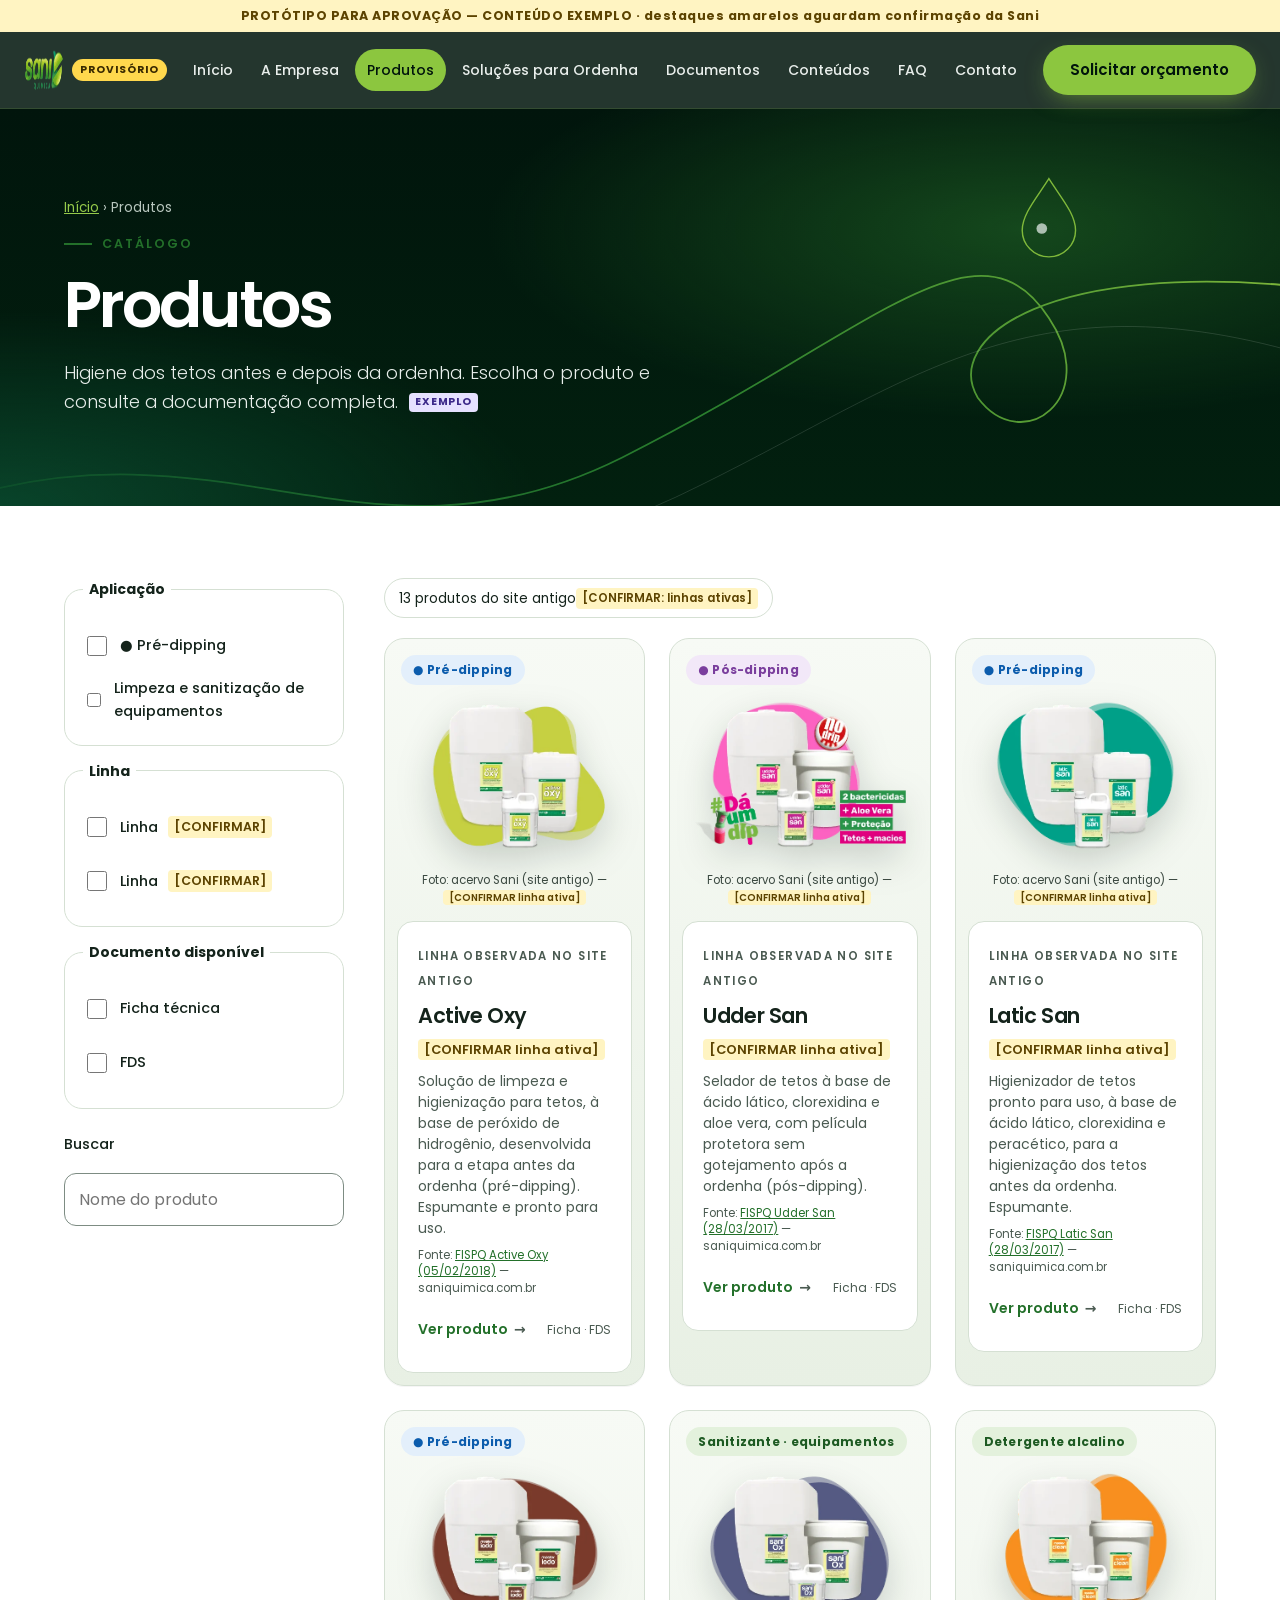
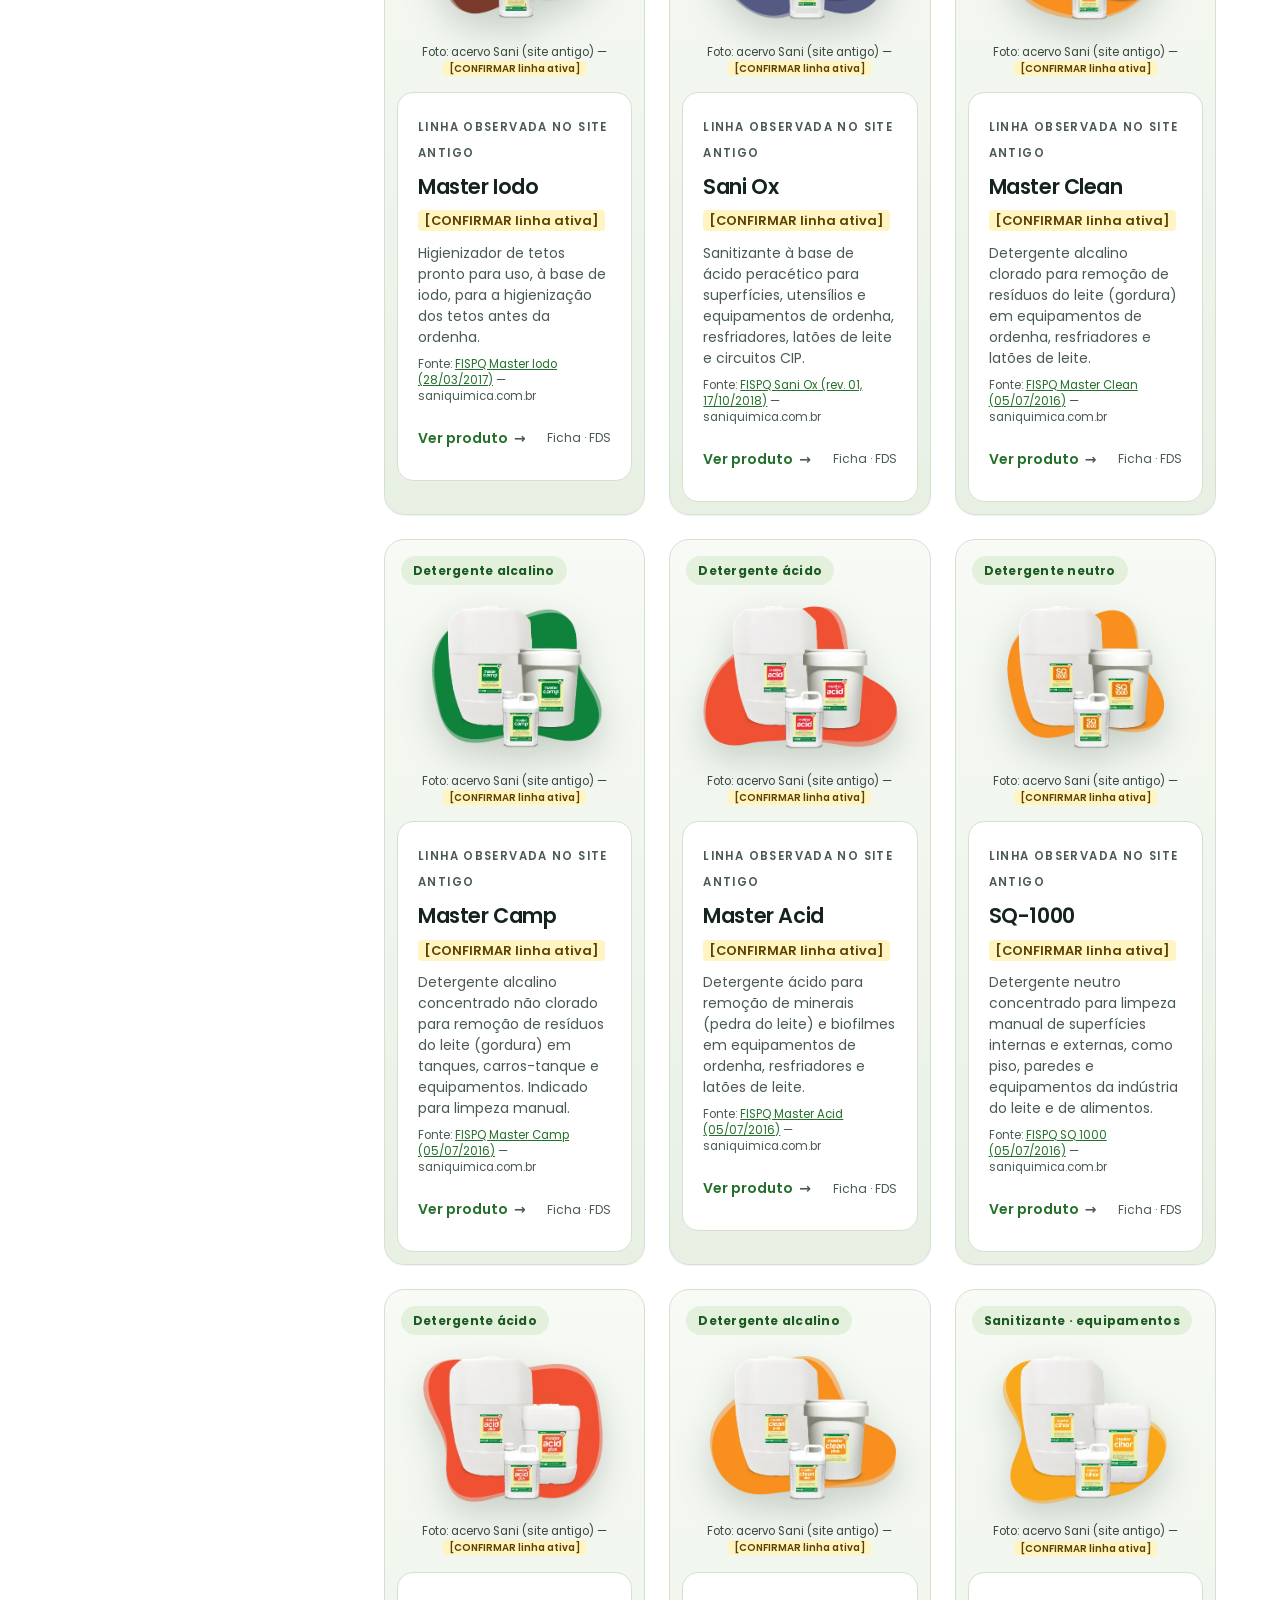
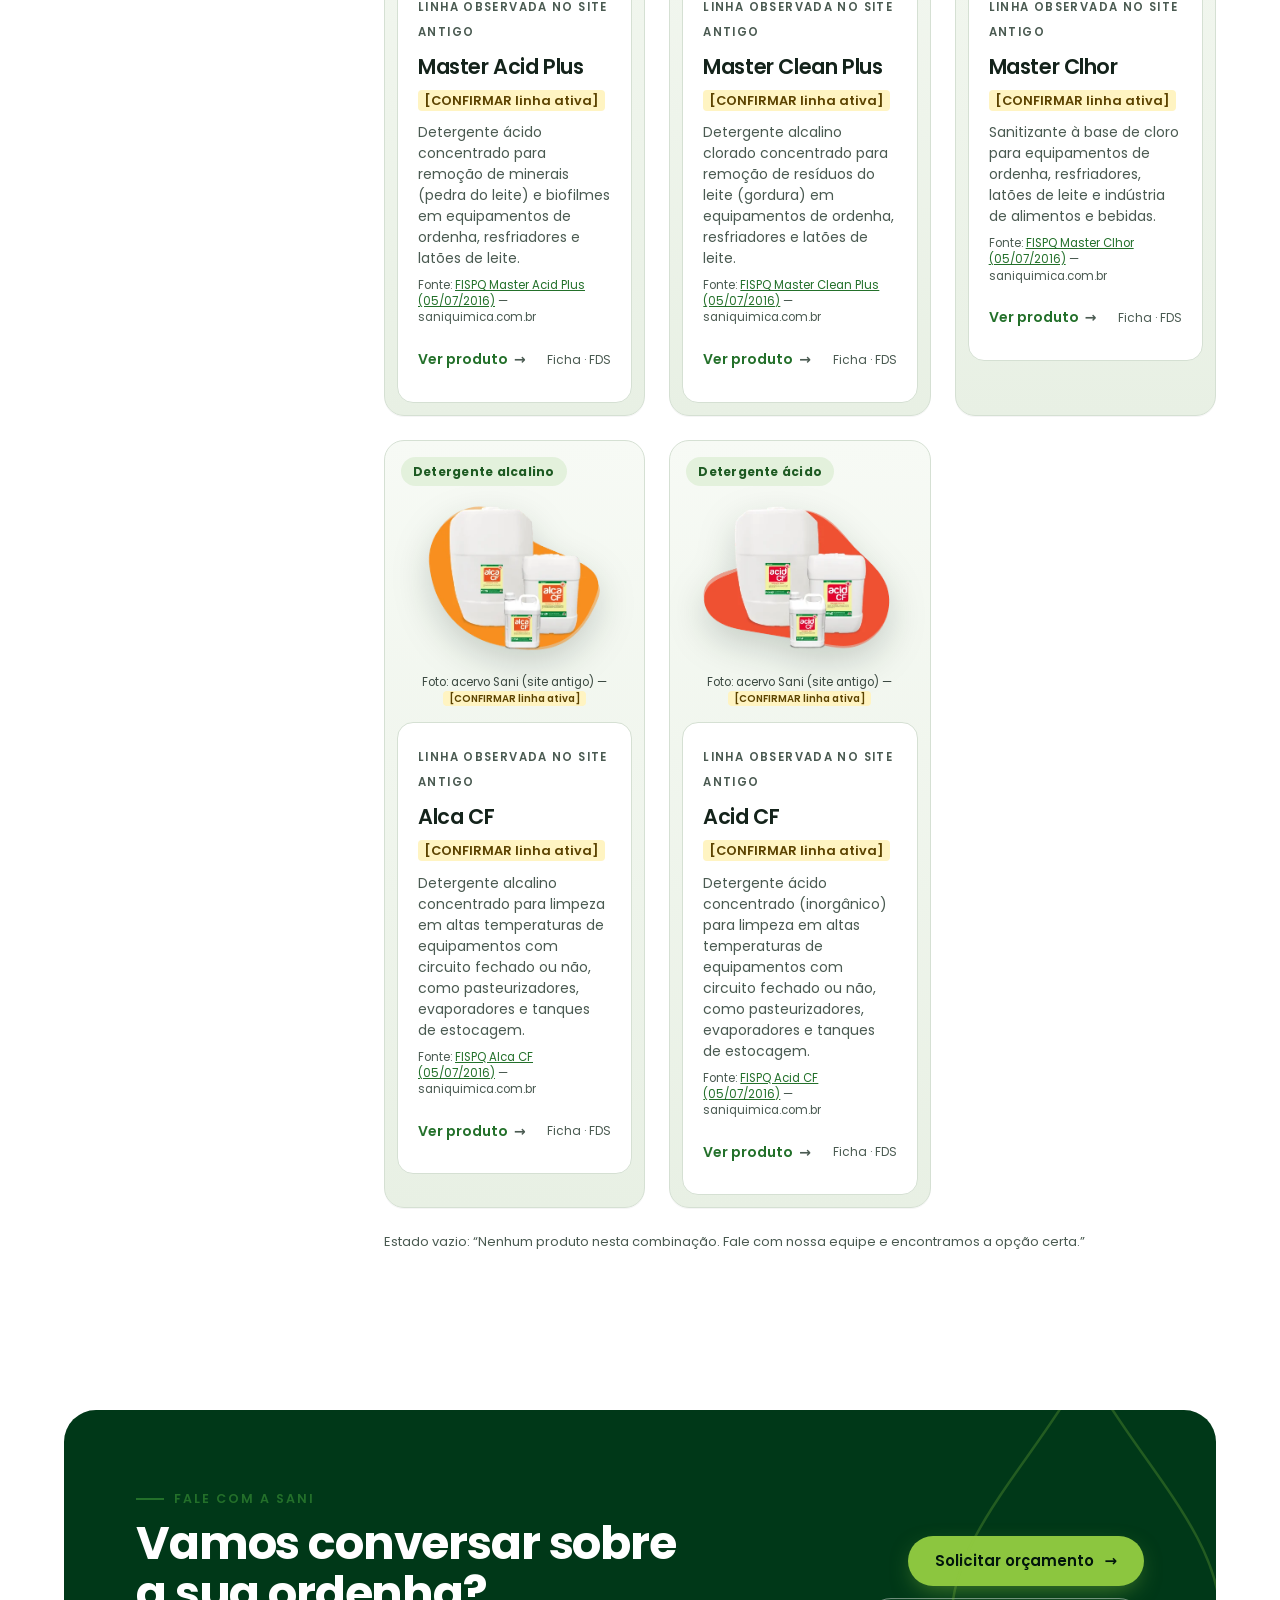
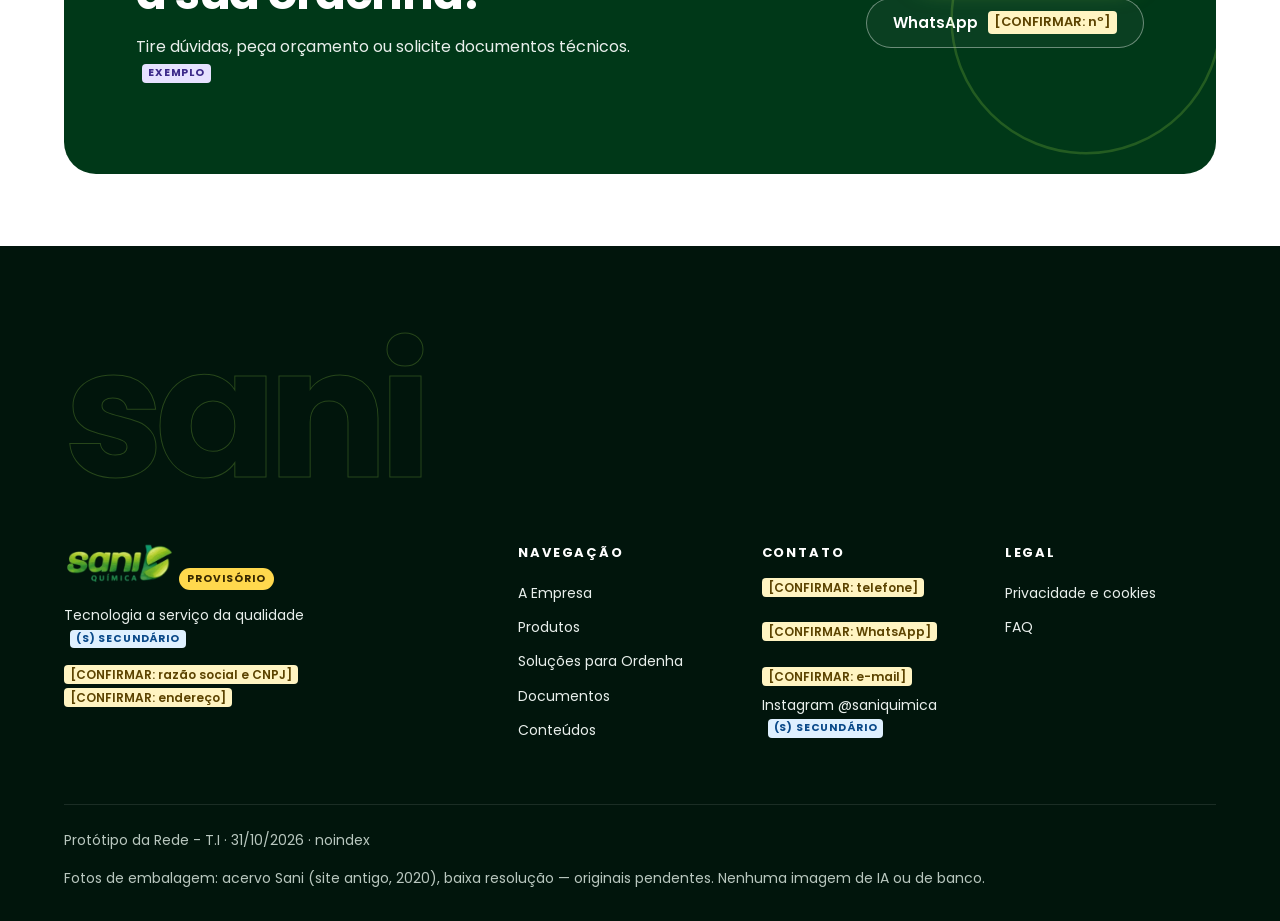
<file: catalogo.html>
<!doctype html><html lang="pt-BR" class="no-js"><head><meta charset="utf-8"><meta name="viewport" content="width=device-width,initial-scale=1,viewport-fit=cover"><meta name="robots" content="noindex,nofollow"><meta name="theme-color" content="#01150c">
<title>Produtos — Sani Química [PROTÓTIPO]</title><link rel="preload" href="assets/fonts/poppins-600.woff2" as="font" type="font/woff2" crossorigin><link rel="stylesheet" href="assets/style.css"></head><body>
<a class="skip" href="#conteudo">Pular para o conteúdo</a>
<div class="proto-banner" role="note">PROTÓTIPO PARA APROVAÇÃO — CONTEÚDO EXEMPLO · destaques amarelos aguardam confirmação da Sani</div>
<header class="site"><div class="container"><a class="logo" href="index.html"><img src="assets/logo-provisorio.png" alt="Sani Química (logo provisório)" width="117" height="42"></a><span class="tag-prov">PROVISÓRIO</span>
<nav class="main" id="menu" aria-label="Principal"><ul><li><a href="index.html">Início</a></li><li><a href="empresa.html">A Empresa</a></li><li><a href="catalogo.html" aria-current=page>Produtos</a></li><li><a href="solucoes.html">Soluções para Ordenha</a></li><li><a href="documentos.html">Documentos</a></li><li><a href="conteudos.html">Conteúdos</a></li><li><a href="faq.html">FAQ</a></li><li><a href="contato.html">Contato</a></li></ul><div class="menu-foot" hidden></div></nav>
<a class="btn btn-primary" href="contato.html">Solicitar orçamento</a><button class="menu-btn" aria-controls="menu" aria-expanded="false" aria-label="Abrir menu"><span></span></button></div></header>
<main id="conteudo"><section class="hero sub"><svg class="hero-line" viewBox="0 0 1440 560" preserveAspectRatio="xMidYMid slice" aria-hidden="true"><defs><linearGradient id="lg" x1="0" x2="1"><stop offset="0" stop-color="#0d4f2c"/><stop offset=".55" stop-color="#2f8a32"/><stop offset="1" stop-color="#8cc63f"/></linearGradient></defs>
<path class="draw" stroke="url(#lg)" stroke-width="2" d="M-40 436.8 C 260 347.2, 420 532.0, 700 392.0 S 1100 112.0, 1180 235.2 C 1240 324.79999999999995, 1150 392.0, 1100 324.79999999999995 C 1060 257.6, 1180 168.0, 1480 201.6"/>
<path class="draw" stroke="rgba(233,239,236,.18)" stroke-width="1" style="animation-delay:.8s" d="M-40 481.59999999999997 C 300 392.0, 500 560.0, 760 436.8 S 1150 179.20000000000002, 1480 280.0"/>
<g class="drop" transform="translate(1180 78.4)"><path d="M0 0 C 14 22, 30 40, 30 58 A 30 30 0 0 1 -30 58 C -30 40, -14 22, 0 0Z" fill="none" stroke="#8cc63f" stroke-width="1.6"/><circle cx="-8" cy="56" r="6" fill="#e9efec" opacity=".8"/></g></svg><div class="container"><div class="copy"><nav class="breadcrumb" aria-label="Trilha"><a href="index.html">Início</a> › Produtos</nav><span class="eyebrow">Catálogo</span><h1>Produtos</h1><p class="sub">Higiene dos tetos antes e depois da ordenha. Escolha o produto e consulte a documentação completa. <span class="ex">EXEMPLO</span></p></div></div></section>
<section class="tight"><div class="container layout-catalog"><div class="scrim" data-sheet="close"></div><aside class="filters" aria-label="Filtros"><div class="sheet-head"><strong>Filtrar</strong><button class="btn btn-secondary" style="min-height:44px;padding:8px 16px" data-sheet="close">Fechar</button></div><form>
<fieldset><legend>Aplicação</legend><label><input type="checkbox"> ● Pré-dipping</label><label><input type="checkbox"> Limpeza e sanitização de equipamentos</label></fieldset>
<fieldset><legend>Linha</legend><label><input type="checkbox"> Linha <span class="ph">[CONFIRMAR]</span></label><label><input type="checkbox"> Linha <span class="ph">[CONFIRMAR]</span></label></fieldset>
<fieldset><legend>Documento disponível</legend><label><input type="checkbox"> Ficha técnica</label><label><input type="checkbox"> FDS</label></fieldset>
<label for="q">Buscar</label><input id="q" type="search" placeholder="Nome do produto" style="width:100%;margin-top:6px"></form><div class="sheet-foot"><button class="btn btn-secondary" type="button">Limpar</button><button class="btn btn-primary" type="button" data-sheet="close">Ver resultados</button></div></aside>
<div><div class="chips"><button class="btn btn-dark filter-open" data-sheet="open" style="min-height:44px">Filtros (1)</button><span class="chip">13 produtos do site antigo <span class="ph">[CONFIRMAR: linhas ativas]</span></span></div><div class="pgrid cat" style="grid-template-columns:repeat(auto-fill,minmax(250px,1fr))"><article class="pcard v2 reveal" style="transition-delay:0ms"><figure class="pshot"><img src="assets/img/active-oxy.webp" alt="Embalagens Active Oxy (bombona, balde e frasco) — foto do site antigo" width="525" height="375" loading="lazy" decoding="async"><figcaption>Foto: acervo Sani (site antigo) — <span class="ph">[CONFIRMAR linha ativa]</span></figcaption></figure><div class="pill"><span class="badge badge-pre">● Pré-dipping</span></div><div class="glass"><span class="family">Linha observada no site antigo</span><h3>Active Oxy <span class="ph ph-sm">[CONFIRMAR linha ativa]</span></h3><p class="pdesc">Solução de limpeza e higienização para tetos, à base de peróxido de hidrogênio, desenvolvida para a etapa antes da ordenha (pré-dipping). Espumante e pronto para uso.</p><p class="fonte">Fonte: <a href="https://saniquimica.com.br/wp-content/uploads/2020/08/ACTIVE-OXY.pdf" rel="noopener">FISPQ Active Oxy (05/02/2018)</a> — saniquimica.com.br</p><div class="row"><a class="stretch" href="produto.html" aria-label="Ver produto Active Oxy">Ver produto <span class="arr" aria-hidden="true">→</span></a><span style="font-size:12px;color:#b9c7bf">Ficha · FDS</span></div></div></article><article class="pcard v2 reveal" style="transition-delay:40ms"><figure class="pshot"><img src="assets/img/udder-san.webp" alt="Embalagens Udder San (bombona, balde e frasco) — foto do site antigo" width="525" height="376" loading="lazy" decoding="async"><figcaption>Foto: acervo Sani (site antigo) — <span class="ph">[CONFIRMAR linha ativa]</span></figcaption></figure><div class="pill"><span class="badge badge-pos">● Pós-dipping</span></div><div class="glass"><span class="family">Linha observada no site antigo</span><h3>Udder San <span class="ph ph-sm">[CONFIRMAR linha ativa]</span></h3><p class="pdesc">Selador de tetos à base de ácido lático, clorexidina e aloe vera, com película protetora sem gotejamento após a ordenha (pós-dipping).</p><p class="fonte">Fonte: <a href="https://saniquimica.com.br/wp-content/uploads/2020/08/UDDER-SAN.pdf" rel="noopener">FISPQ Udder San (28/03/2017)</a> — saniquimica.com.br</p><div class="row"><a class="stretch" href="udder-san.html" aria-label="Ver produto Udder San">Ver produto <span class="arr" aria-hidden="true">→</span></a><span style="font-size:12px;color:#b9c7bf">Ficha · FDS</span></div></div></article><article class="pcard v2 reveal" style="transition-delay:80ms"><figure class="pshot"><img src="assets/img/latic-san.webp" alt="Embalagens Latic San (bombona, balde e frasco) — foto do site antigo" width="525" height="375" loading="lazy" decoding="async"><figcaption>Foto: acervo Sani (site antigo) — <span class="ph">[CONFIRMAR linha ativa]</span></figcaption></figure><div class="pill"><span class="badge badge-pre">● Pré-dipping</span></div><div class="glass"><span class="family">Linha observada no site antigo</span><h3>Latic San <span class="ph ph-sm">[CONFIRMAR linha ativa]</span></h3><p class="pdesc">Higienizador de tetos pronto para uso, à base de ácido lático, clorexidina e peracético, para a higienização dos tetos antes da ordenha. Espumante.</p><p class="fonte">Fonte: <a href="https://saniquimica.com.br/wp-content/uploads/2020/08/LATIC-SAN.pdf" rel="noopener">FISPQ Latic San (28/03/2017)</a> — saniquimica.com.br</p><div class="row"><a class="stretch" href="produto.html" aria-label="Ver produto Latic San">Ver produto <span class="arr" aria-hidden="true">→</span></a><span style="font-size:12px;color:#b9c7bf">Ficha · FDS</span></div></div></article><article class="pcard v2 reveal" style="transition-delay:160ms"><figure class="pshot"><img src="assets/img/master-iodo.webp" alt="Embalagens Master Iodo (bombona, balde e frasco) — foto do site antigo" width="525" height="375" loading="lazy" decoding="async"><figcaption>Foto: acervo Sani (site antigo) — <span class="ph">[CONFIRMAR linha ativa]</span></figcaption></figure><div class="pill"><span class="badge badge-pre">● Pré-dipping</span></div><div class="glass"><span class="family">Linha observada no site antigo</span><h3>Master Iodo <span class="ph ph-sm">[CONFIRMAR linha ativa]</span></h3><p class="pdesc">Higienizador de tetos pronto para uso, à base de iodo, para a higienização dos tetos antes da ordenha.</p><p class="fonte">Fonte: <a href="https://saniquimica.com.br/wp-content/uploads/2020/08/MASTER-IODO.pdf" rel="noopener">FISPQ Master Iodo (28/03/2017)</a> — saniquimica.com.br</p><div class="row"><a class="stretch" href="produto.html" aria-label="Ver produto Master Iodo">Ver produto <span class="arr" aria-hidden="true">→</span></a><span style="font-size:12px;color:#b9c7bf">Ficha · FDS</span></div></div></article><article class="pcard v2 reveal" style="transition-delay:0ms"><figure class="pshot"><img src="assets/img/sani-ox.webp" alt="Embalagens Sani Ox (bombona, balde e frasco) — foto do site antigo" width="525" height="375" loading="lazy" decoding="async"><figcaption>Foto: acervo Sani (site antigo) — <span class="ph">[CONFIRMAR linha ativa]</span></figcaption></figure><div class="pill"><span class="badge badge-eq">Sanitizante · equipamentos</span></div><div class="glass"><span class="family">Linha observada no site antigo</span><h3>Sani Ox <span class="ph ph-sm">[CONFIRMAR linha ativa]</span></h3><p class="pdesc">Sanitizante à base de ácido peracético para superfícies, utensílios e equipamentos de ordenha, resfriadores, latões de leite e circuitos CIP.</p><p class="fonte">Fonte: <a href="https://saniquimica.com.br/wp-content/uploads/2020/08/SANI-OX.pdf" rel="noopener">FISPQ Sani Ox (rev. 01, 17/10/2018)</a> — saniquimica.com.br</p><div class="row"><a class="stretch" href="produto.html" aria-label="Ver produto Sani Ox">Ver produto <span class="arr" aria-hidden="true">→</span></a><span style="font-size:12px;color:#b9c7bf">Ficha · FDS</span></div></div></article><article class="pcard v2 reveal" style="transition-delay:80ms"><figure class="pshot"><img src="assets/img/master-clean.webp" alt="Embalagens Master Clean (bombona, balde e frasco) — foto do site antigo" width="525" height="375" loading="lazy" decoding="async"><figcaption>Foto: acervo Sani (site antigo) — <span class="ph">[CONFIRMAR linha ativa]</span></figcaption></figure><div class="pill"><span class="badge badge-eq">Detergente alcalino</span></div><div class="glass"><span class="family">Linha observada no site antigo</span><h3>Master Clean <span class="ph ph-sm">[CONFIRMAR linha ativa]</span></h3><p class="pdesc">Detergente alcalino clorado para remoção de resíduos do leite (gordura) em equipamentos de ordenha, resfriadores e latões de leite.</p><p class="fonte">Fonte: <a href="https://saniquimica.com.br/wp-content/uploads/2020/08/MASTER-CLEAN.pdf" rel="noopener">FISPQ Master Clean (05/07/2016)</a> — saniquimica.com.br</p><div class="row"><a class="stretch" href="produto.html" aria-label="Ver produto Master Clean">Ver produto <span class="arr" aria-hidden="true">→</span></a><span style="font-size:12px;color:#b9c7bf">Ficha · FDS</span></div></div></article><article class="pcard v2 reveal" style="transition-delay:160ms"><figure class="pshot"><img src="assets/img/master-camp.webp" alt="Embalagens Master Camp (bombona, balde e frasco) — foto do site antigo" width="525" height="375" loading="lazy" decoding="async"><figcaption>Foto: acervo Sani (site antigo) — <span class="ph">[CONFIRMAR linha ativa]</span></figcaption></figure><div class="pill"><span class="badge badge-eq">Detergente alcalino</span></div><div class="glass"><span class="family">Linha observada no site antigo</span><h3>Master Camp <span class="ph ph-sm">[CONFIRMAR linha ativa]</span></h3><p class="pdesc">Detergente alcalino concentrado não clorado para remoção de resíduos do leite (gordura) em tanques, carros-tanque e equipamentos. Indicado para limpeza manual.</p><p class="fonte">Fonte: <a href="https://saniquimica.com.br/wp-content/uploads/2020/08/MASTER-CAMP.pdf" rel="noopener">FISPQ Master Camp (05/07/2016)</a> — saniquimica.com.br</p><div class="row"><a class="stretch" href="produto.html" aria-label="Ver produto Master Camp">Ver produto <span class="arr" aria-hidden="true">→</span></a><span style="font-size:12px;color:#b9c7bf">Ficha · FDS</span></div></div></article><article class="pcard v2 reveal" style="transition-delay:0ms"><figure class="pshot"><img src="assets/img/master-acid.webp" alt="Embalagens Master Acid (bombona, balde e frasco) — foto do site antigo" width="525" height="375" loading="lazy" decoding="async"><figcaption>Foto: acervo Sani (site antigo) — <span class="ph">[CONFIRMAR linha ativa]</span></figcaption></figure><div class="pill"><span class="badge badge-eq">Detergente ácido</span></div><div class="glass"><span class="family">Linha observada no site antigo</span><h3>Master Acid <span class="ph ph-sm">[CONFIRMAR linha ativa]</span></h3><p class="pdesc">Detergente ácido para remoção de minerais (pedra do leite) e biofilmes em equipamentos de ordenha, resfriadores e latões de leite.</p><p class="fonte">Fonte: <a href="https://saniquimica.com.br/wp-content/uploads/2020/08/MASTER-ACID.pdf" rel="noopener">FISPQ Master Acid (05/07/2016)</a> — saniquimica.com.br</p><div class="row"><a class="stretch" href="produto.html" aria-label="Ver produto Master Acid">Ver produto <span class="arr" aria-hidden="true">→</span></a><span style="font-size:12px;color:#b9c7bf">Ficha · FDS</span></div></div></article><article class="pcard v2 reveal" style="transition-delay:80ms"><figure class="pshot"><img src="assets/img/sq-1000.webp" alt="Embalagens SQ-1000 (bombona, balde e frasco) — foto do site antigo" width="525" height="375" loading="lazy" decoding="async"><figcaption>Foto: acervo Sani (site antigo) — <span class="ph">[CONFIRMAR linha ativa]</span></figcaption></figure><div class="pill"><span class="badge badge-eq">Detergente neutro</span></div><div class="glass"><span class="family">Linha observada no site antigo</span><h3>SQ-1000 <span class="ph ph-sm">[CONFIRMAR linha ativa]</span></h3><p class="pdesc">Detergente neutro concentrado para limpeza manual de superfícies internas e externas, como piso, paredes e equipamentos da indústria do leite e de alimentos.</p><p class="fonte">Fonte: <a href="https://saniquimica.com.br/wp-content/uploads/2020/08/SQ-1000.pdf" rel="noopener">FISPQ SQ 1000 (05/07/2016)</a> — saniquimica.com.br</p><div class="row"><a class="stretch" href="produto.html" aria-label="Ver produto SQ-1000">Ver produto <span class="arr" aria-hidden="true">→</span></a><span style="font-size:12px;color:#b9c7bf">Ficha · FDS</span></div></div></article><article class="pcard v2 reveal" style="transition-delay:160ms"><figure class="pshot"><img src="assets/img/master-acid-plus.webp" alt="Embalagens Master Acid Plus (bombona, balde e frasco) — foto do site antigo" width="525" height="375" loading="lazy" decoding="async"><figcaption>Foto: acervo Sani (site antigo) — <span class="ph">[CONFIRMAR linha ativa]</span></figcaption></figure><div class="pill"><span class="badge badge-eq">Detergente ácido</span></div><div class="glass"><span class="family">Linha observada no site antigo</span><h3>Master Acid Plus <span class="ph ph-sm">[CONFIRMAR linha ativa]</span></h3><p class="pdesc">Detergente ácido concentrado para remoção de minerais (pedra do leite) e biofilmes em equipamentos de ordenha, resfriadores e latões de leite.</p><p class="fonte">Fonte: <a href="https://saniquimica.com.br/wp-content/uploads/2020/08/MASTER-ACID-PLUS.pdf" rel="noopener">FISPQ Master Acid Plus (05/07/2016)</a> — saniquimica.com.br</p><div class="row"><a class="stretch" href="produto.html" aria-label="Ver produto Master Acid Plus">Ver produto <span class="arr" aria-hidden="true">→</span></a><span style="font-size:12px;color:#b9c7bf">Ficha · FDS</span></div></div></article><article class="pcard v2 reveal" style="transition-delay:0ms"><figure class="pshot"><img src="assets/img/master-clean-plus.webp" alt="Embalagens Master Clean Plus (bombona, balde e frasco) — foto do site antigo" width="525" height="375" loading="lazy" decoding="async"><figcaption>Foto: acervo Sani (site antigo) — <span class="ph">[CONFIRMAR linha ativa]</span></figcaption></figure><div class="pill"><span class="badge badge-eq">Detergente alcalino</span></div><div class="glass"><span class="family">Linha observada no site antigo</span><h3>Master Clean Plus <span class="ph ph-sm">[CONFIRMAR linha ativa]</span></h3><p class="pdesc">Detergente alcalino clorado concentrado para remoção de resíduos do leite (gordura) em equipamentos de ordenha, resfriadores e latões de leite.</p><p class="fonte">Fonte: <a href="https://saniquimica.com.br/wp-content/uploads/2020/08/MASTER-CLEAN-PLUS.pdf" rel="noopener">FISPQ Master Clean Plus (05/07/2016)</a> — saniquimica.com.br</p><div class="row"><a class="stretch" href="produto.html" aria-label="Ver produto Master Clean Plus">Ver produto <span class="arr" aria-hidden="true">→</span></a><span style="font-size:12px;color:#b9c7bf">Ficha · FDS</span></div></div></article><article class="pcard v2 reveal" style="transition-delay:80ms"><figure class="pshot"><img src="assets/img/master-clhor.webp" alt="Embalagens Master Clhor (bombona, balde e frasco) — foto do site antigo" width="525" height="375" loading="lazy" decoding="async"><figcaption>Foto: acervo Sani (site antigo) — <span class="ph">[CONFIRMAR linha ativa]</span></figcaption></figure><div class="pill"><span class="badge badge-eq">Sanitizante · equipamentos</span></div><div class="glass"><span class="family">Linha observada no site antigo</span><h3>Master Clhor <span class="ph ph-sm">[CONFIRMAR linha ativa]</span></h3><p class="pdesc">Sanitizante à base de cloro para equipamentos de ordenha, resfriadores, latões de leite e indústria de alimentos e bebidas.</p><p class="fonte">Fonte: <a href="https://saniquimica.com.br/wp-content/uploads/2020/08/MASTER-CLHOR.pdf" rel="noopener">FISPQ Master Clhor (05/07/2016)</a> — saniquimica.com.br</p><div class="row"><a class="stretch" href="produto.html" aria-label="Ver produto Master Clhor">Ver produto <span class="arr" aria-hidden="true">→</span></a><span style="font-size:12px;color:#b9c7bf">Ficha · FDS</span></div></div></article><article class="pcard v2 reveal" style="transition-delay:160ms"><figure class="pshot"><img src="assets/img/alca-cf.webp" alt="Embalagens Alca CF (bombona, balde e frasco) — foto do site antigo" width="525" height="375" loading="lazy" decoding="async"><figcaption>Foto: acervo Sani (site antigo) — <span class="ph">[CONFIRMAR linha ativa]</span></figcaption></figure><div class="pill"><span class="badge badge-eq">Detergente alcalino</span></div><div class="glass"><span class="family">Linha observada no site antigo</span><h3>Alca CF <span class="ph ph-sm">[CONFIRMAR linha ativa]</span></h3><p class="pdesc">Detergente alcalino concentrado para limpeza em altas temperaturas de equipamentos com circuito fechado ou não, como pasteurizadores, evaporadores e tanques de estocagem.</p><p class="fonte">Fonte: <a href="https://saniquimica.com.br/wp-content/uploads/2020/08/ALCA-CF.pdf" rel="noopener">FISPQ Alca CF (05/07/2016)</a> — saniquimica.com.br</p><div class="row"><a class="stretch" href="produto.html" aria-label="Ver produto Alca CF">Ver produto <span class="arr" aria-hidden="true">→</span></a><span style="font-size:12px;color:#b9c7bf">Ficha · FDS</span></div></div></article><article class="pcard v2 reveal" style="transition-delay:0ms"><figure class="pshot"><img src="assets/img/acid-cf.webp" alt="Embalagens Acid CF (bombona, balde e frasco) — foto do site antigo" width="525" height="375" loading="lazy" decoding="async"><figcaption>Foto: acervo Sani (site antigo) — <span class="ph">[CONFIRMAR linha ativa]</span></figcaption></figure><div class="pill"><span class="badge badge-eq">Detergente ácido</span></div><div class="glass"><span class="family">Linha observada no site antigo</span><h3>Acid CF <span class="ph ph-sm">[CONFIRMAR linha ativa]</span></h3><p class="pdesc">Detergente ácido concentrado (inorgânico) para limpeza em altas temperaturas de equipamentos com circuito fechado ou não, como pasteurizadores, evaporadores e tanques de estocagem.</p><p class="fonte">Fonte: <a href="https://saniquimica.com.br/wp-content/uploads/2020/08/ACID-CF.pdf" rel="noopener">FISPQ Acid CF (05/07/2016)</a> — saniquimica.com.br</p><div class="row"><a class="stretch" href="produto.html" aria-label="Ver produto Acid CF">Ver produto <span class="arr" aria-hidden="true">→</span></a><span style="font-size:12px;color:#b9c7bf">Ficha · FDS</span></div></div></article></div>
<p class="hint" style="margin-top:24px">Estado vazio: “Nenhum produto nesta combinação. Fale com nossa equipe e encontramos a opção certa.”</p></div></div></section><section class="tight"><div class="container"><div class="cta-band reveal"><svg width="420" height="420" viewBox="0 0 100 100" aria-hidden="true"><path d="M50 4 C62 26 82 44 82 64 A32 32 0 0 1 18 64 C18 44 38 26 50 4Z" fill="none" stroke="#8cc63f" stroke-width=".6"/></svg><div><span class="eyebrow">Fale com a Sani</span><h2>Vamos conversar sobre a sua ordenha?</h2><p>Tire dúvidas, peça orçamento ou solicite documentos técnicos. <span class="ex">EXEMPLO</span></p></div><div class="ctas"><a class="btn btn-primary" href="contato.html">Solicitar orçamento <span class="arr" aria-hidden="true">→</span></a><a class="btn btn-ghost" href="#">WhatsApp <span class="ph">[CONFIRMAR: nº]</span></a></div></div></div></section></main>
<footer class="site"><div class="container"><p class="big-word" aria-hidden="true">sani</p><div class="cols"><div><img src="assets/logo-provisorio.png" alt="" style="height:40px;width:auto" loading="lazy"> <span class="tag-prov">PROVISÓRIO</span><p style="max-width:300px">Tecnologia a serviço da qualidade <span class="ex" style="background:#dff0ff;color:#0b4a8a">(S) SECUNDÁRIO</span></p><p><span class="ph">[CONFIRMAR: razão social e CNPJ]</span><br><span class="ph">[CONFIRMAR: endereço]</span></p></div>
<div><h4>Navegação</h4><a href="empresa.html">A Empresa</a><br><a href="catalogo.html">Produtos</a><br><a href="solucoes.html">Soluções para Ordenha</a><br><a href="documentos.html">Documentos</a><br><a href="conteudos.html">Conteúdos</a></div>
<div><h4>Contato</h4><span class="ph">[CONFIRMAR: telefone]</span><br><br><span class="ph">[CONFIRMAR: WhatsApp]</span><br><br><span class="ph">[CONFIRMAR: e-mail]</span><br><a href="#">Instagram @saniquimica <span class="ex" style="background:#dff0ff;color:#0b4a8a">(S) SECUNDÁRIO</span></a></div>
<div><h4>Legal</h4><a href="privacidade.html">Privacidade e cookies</a><br><a href="faq.html">FAQ</a></div></div>
<div class="legal"><span>Protótipo da Rede - T.I · 31/10/2026 · noindex</span><span>Fotos de embalagem: acervo Sani (site antigo, 2020), baixa resolução — originais pendentes. Nenhuma imagem de IA ou de banco.</span></div></div></footer>
<nav class="mbar" aria-label="Ações rápidas"><a href="#" aria-label="WhatsApp (número a confirmar)"><svg viewBox="0 0 24 24" fill="none" stroke="currentColor" stroke-width="1.8"><path d="M4 20l1.4-4A8 8 0 1 1 8 18.6z"/></svg>WhatsApp</a><a class="hl" href="contato.html"><svg viewBox="0 0 24 24" fill="none" stroke="currentColor" stroke-width="1.8"><path d="M5 3h10l4 4v14H5zM9 12h6M9 16h6"/></svg>Orçamento</a><a href="catalogo.html"><svg viewBox="0 0 24 24" fill="none" stroke="currentColor" stroke-width="1.8"><rect x="3" y="3" width="7" height="7" rx="2"/><rect x="14" y="3" width="7" height="7" rx="2"/><rect x="3" y="14" width="7" height="7" rx="2"/><rect x="14" y="14" width="7" height="7" rx="2"/></svg>Catálogo</a></nav>
<script src="assets/app.js" defer></script></body></html>
</file>
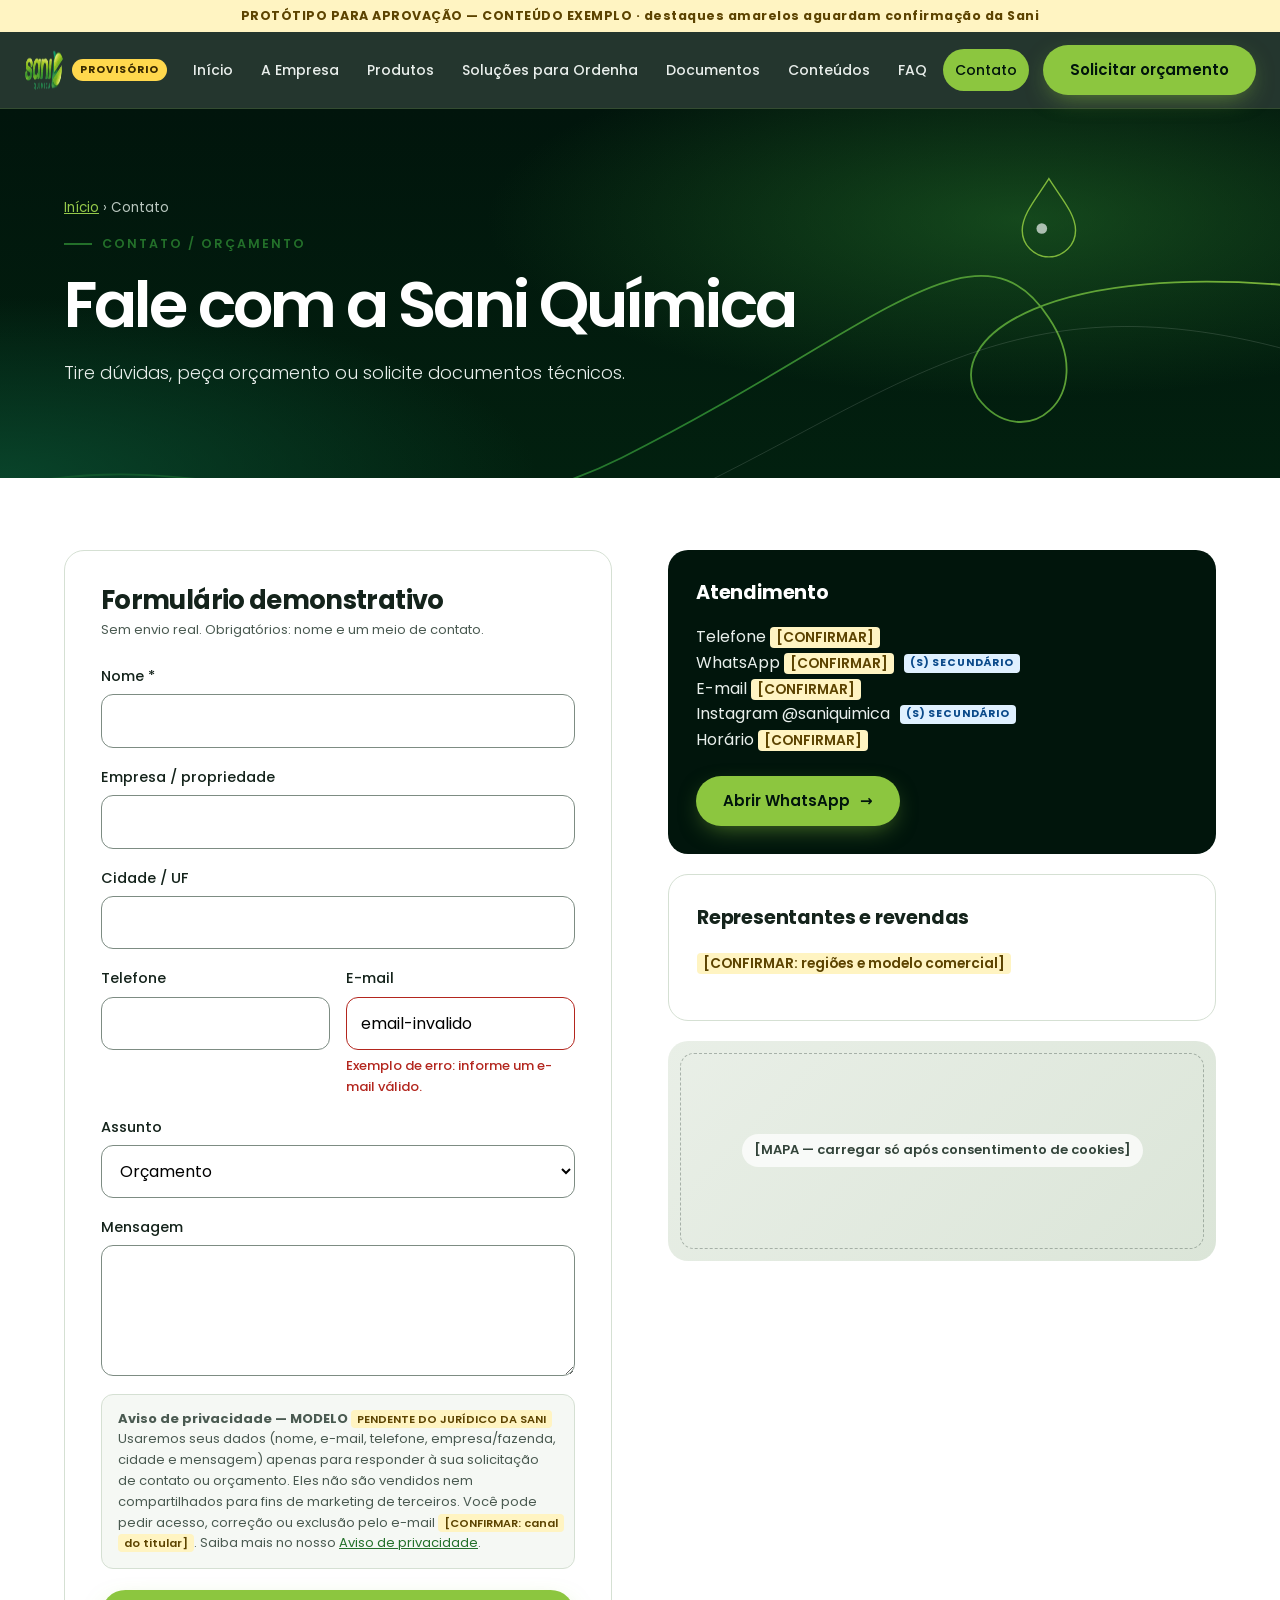
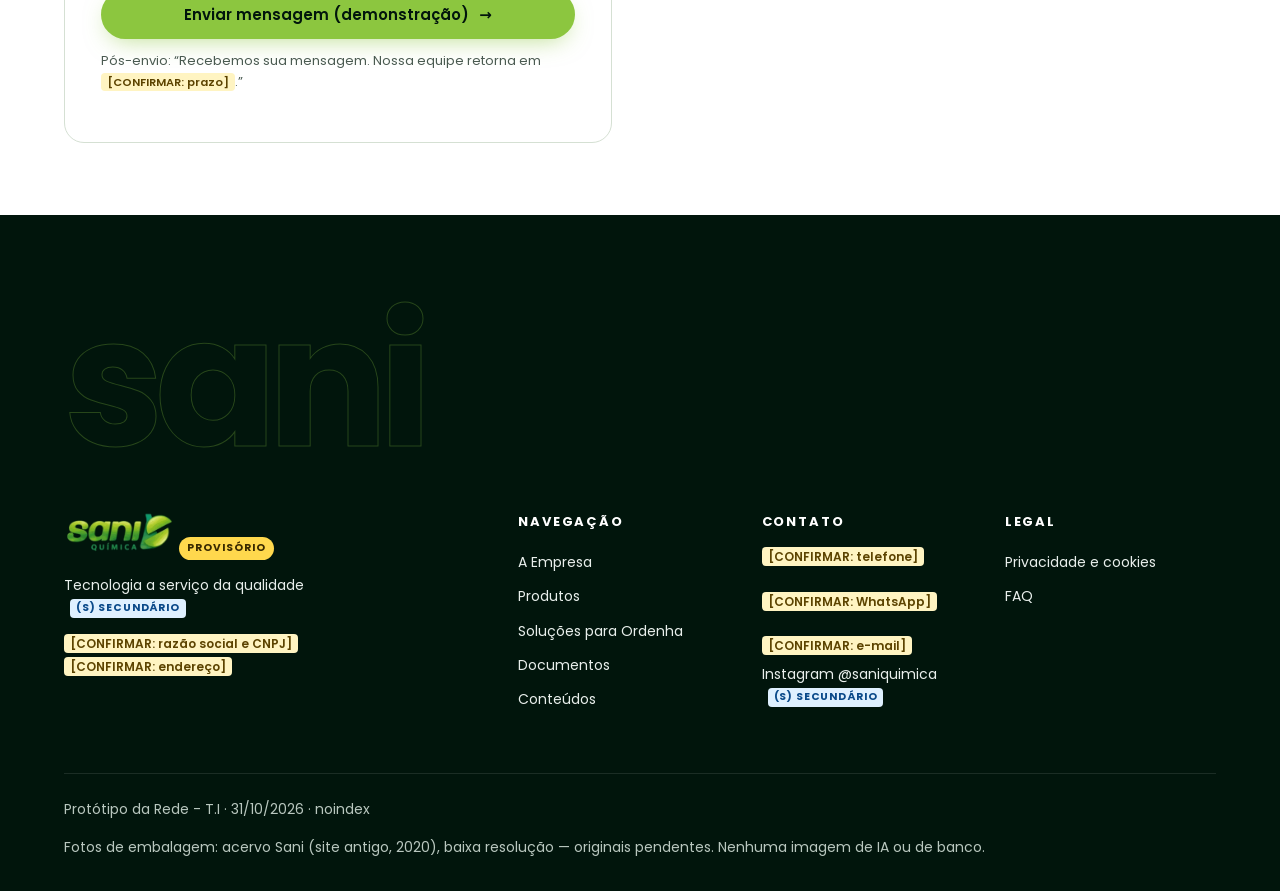
<file: contato.html>
<!doctype html><html lang="pt-BR" class="no-js"><head><meta charset="utf-8"><meta name="viewport" content="width=device-width,initial-scale=1,viewport-fit=cover"><meta name="robots" content="noindex,nofollow"><meta name="theme-color" content="#01150c">
<title>Contato — Sani Química [PROTÓTIPO]</title><link rel="preload" href="assets/fonts/poppins-600.woff2" as="font" type="font/woff2" crossorigin><link rel="stylesheet" href="assets/style.css"></head><body>
<a class="skip" href="#conteudo">Pular para o conteúdo</a>
<div class="proto-banner" role="note">PROTÓTIPO PARA APROVAÇÃO — CONTEÚDO EXEMPLO · destaques amarelos aguardam confirmação da Sani</div>
<header class="site"><div class="container"><a class="logo" href="index.html"><img src="assets/logo-provisorio.png" alt="Sani Química (logo provisório)" width="117" height="42"></a><span class="tag-prov">PROVISÓRIO</span>
<nav class="main" id="menu" aria-label="Principal"><ul><li><a href="index.html">Início</a></li><li><a href="empresa.html">A Empresa</a></li><li><a href="catalogo.html">Produtos</a></li><li><a href="solucoes.html">Soluções para Ordenha</a></li><li><a href="documentos.html">Documentos</a></li><li><a href="conteudos.html">Conteúdos</a></li><li><a href="faq.html">FAQ</a></li><li><a href="contato.html" aria-current=page>Contato</a></li></ul><div class="menu-foot" hidden></div></nav>
<a class="btn btn-primary" href="contato.html">Solicitar orçamento</a><button class="menu-btn" aria-controls="menu" aria-expanded="false" aria-label="Abrir menu"><span></span></button></div></header>
<main id="conteudo"><section class="hero sub"><svg class="hero-line" viewBox="0 0 1440 560" preserveAspectRatio="xMidYMid slice" aria-hidden="true"><defs><linearGradient id="lg" x1="0" x2="1"><stop offset="0" stop-color="#0d4f2c"/><stop offset=".55" stop-color="#2f8a32"/><stop offset="1" stop-color="#8cc63f"/></linearGradient></defs>
<path class="draw" stroke="url(#lg)" stroke-width="2" d="M-40 436.8 C 260 347.2, 420 532.0, 700 392.0 S 1100 112.0, 1180 235.2 C 1240 324.79999999999995, 1150 392.0, 1100 324.79999999999995 C 1060 257.6, 1180 168.0, 1480 201.6"/>
<path class="draw" stroke="rgba(233,239,236,.18)" stroke-width="1" style="animation-delay:.8s" d="M-40 481.59999999999997 C 300 392.0, 500 560.0, 760 436.8 S 1150 179.20000000000002, 1480 280.0"/>
<g class="drop" transform="translate(1180 78.4)"><path d="M0 0 C 14 22, 30 40, 30 58 A 30 30 0 0 1 -30 58 C -30 40, -14 22, 0 0Z" fill="none" stroke="#8cc63f" stroke-width="1.6"/><circle cx="-8" cy="56" r="6" fill="#e9efec" opacity=".8"/></g></svg><div class="container"><div class="copy"><nav class="breadcrumb" aria-label="Trilha"><a href="index.html">Início</a> › Contato</nav><span class="eyebrow">Contato / Orçamento</span><h1>Fale com a Sani Química</h1><p class="sub">Tire dúvidas, peça orçamento ou solicite documentos técnicos.</p></div></div></section>
<section class="tight"><div class="container grid g2" style="gap:56px;align-items:start"><form class="card reveal" onsubmit="return false" style="padding:36px"><h2 style="font-size:1.6rem;margin:0 0 6px">Formulário demonstrativo</h2><p class="hint" style="margin:0 0 24px">Sem envio real. Obrigatórios: nome e um meio de contato.</p>
<div class="field"><label for="n">Nome *</label><input id="n" required autocomplete="name"></div><div class="field"><label for="e">Empresa / propriedade</label><input id="e"></div><div class="field"><label for="c">Cidade / UF</label><input id="c"></div>
<div class="grid g2" style="gap:16px"><div class="field"><label for="t">Telefone</label><input id="t" type="tel" autocomplete="tel"></div><div class="field"><label for="em">E-mail</label><input id="em" class="is-error" type="email" value="email-invalido" aria-describedby="em-err" aria-invalid="true"><span class="err" id="em-err">Exemplo de erro: informe um e-mail válido.</span></div></div>
<div class="field"><label for="s">Assunto</label><select id="s"><option>Orçamento</option><option>Dúvida técnica</option><option>Solicitar documento</option><option>Outro</option></select></div><div class="field"><label for="m">Mensagem</label><textarea id="m" rows="4"></textarea></div>
<p class="privacy-note"><strong>Aviso de privacidade — MODELO</strong> <span class="ph">PENDENTE DO JURÍDICO DA SANI</span><br>Usaremos seus dados (nome, e-mail, telefone, empresa/fazenda, cidade e mensagem) apenas para responder à sua solicitação de contato ou orçamento. Eles não são vendidos nem compartilhados para fins de marketing de terceiros. Você pode pedir acesso, correção ou exclusão pelo e-mail <span class="ph">[CONFIRMAR: canal do titular]</span>. Saiba mais no nosso <a href="privacidade.html">Aviso de privacidade</a>.</p>
<button class="btn btn-primary" type="submit" style="width:100%;margin-top:8px">Enviar mensagem (demonstração) <span class="arr" aria-hidden="true">→</span></button><p class="hint" style="margin-top:12px">Pós-envio: “Recebemos sua mensagem. Nossa equipe retorna em <span class="ph">[CONFIRMAR: prazo]</span>.”</p></form>
<div class="reveal"><div class="card" style="background:var(--c-bg-deep);color:var(--c-on-dark);border:0"><h3 style="color:#fff">Atendimento</h3><p>Telefone <span class="ph">[CONFIRMAR]</span><br>WhatsApp <span class="ph">[CONFIRMAR]</span> <span class="ex" style="background:#dff0ff;color:#0b4a8a">(S) SECUNDÁRIO</span><br>E-mail <span class="ph">[CONFIRMAR]</span><br>Instagram @saniquimica <span class="ex" style="background:#dff0ff;color:#0b4a8a">(S) SECUNDÁRIO</span><br>Horário <span class="ph">[CONFIRMAR]</span></p><a class="btn btn-primary" href="#" style="margin-top:8px">Abrir WhatsApp <span class="arr" aria-hidden="true">→</span></a></div>
<div class="card" style="margin-top:20px"><h3>Representantes e revendas</h3><p><span class="ph">[CONFIRMAR: regiões e modelo comercial]</span></p></div><div class="img-ph" style="margin-top:20px;min-height:220px"><span>[MAPA — carregar só após consentimento de cookies]</span></div></div></div></section></main>
<footer class="site"><div class="container"><p class="big-word" aria-hidden="true">sani</p><div class="cols"><div><img src="assets/logo-provisorio.png" alt="" style="height:40px;width:auto" loading="lazy"> <span class="tag-prov">PROVISÓRIO</span><p style="max-width:300px">Tecnologia a serviço da qualidade <span class="ex" style="background:#dff0ff;color:#0b4a8a">(S) SECUNDÁRIO</span></p><p><span class="ph">[CONFIRMAR: razão social e CNPJ]</span><br><span class="ph">[CONFIRMAR: endereço]</span></p></div>
<div><h4>Navegação</h4><a href="empresa.html">A Empresa</a><br><a href="catalogo.html">Produtos</a><br><a href="solucoes.html">Soluções para Ordenha</a><br><a href="documentos.html">Documentos</a><br><a href="conteudos.html">Conteúdos</a></div>
<div><h4>Contato</h4><span class="ph">[CONFIRMAR: telefone]</span><br><br><span class="ph">[CONFIRMAR: WhatsApp]</span><br><br><span class="ph">[CONFIRMAR: e-mail]</span><br><a href="#">Instagram @saniquimica <span class="ex" style="background:#dff0ff;color:#0b4a8a">(S) SECUNDÁRIO</span></a></div>
<div><h4>Legal</h4><a href="privacidade.html">Privacidade e cookies</a><br><a href="faq.html">FAQ</a></div></div>
<div class="legal"><span>Protótipo da Rede - T.I · 31/10/2026 · noindex</span><span>Fotos de embalagem: acervo Sani (site antigo, 2020), baixa resolução — originais pendentes. Nenhuma imagem de IA ou de banco.</span></div></div></footer>
<nav class="mbar" aria-label="Ações rápidas"><a href="#" aria-label="WhatsApp (número a confirmar)"><svg viewBox="0 0 24 24" fill="none" stroke="currentColor" stroke-width="1.8"><path d="M4 20l1.4-4A8 8 0 1 1 8 18.6z"/></svg>WhatsApp</a><a class="hl" href="contato.html"><svg viewBox="0 0 24 24" fill="none" stroke="currentColor" stroke-width="1.8"><path d="M5 3h10l4 4v14H5zM9 12h6M9 16h6"/></svg>Orçamento</a><a href="catalogo.html"><svg viewBox="0 0 24 24" fill="none" stroke="currentColor" stroke-width="1.8"><rect x="3" y="3" width="7" height="7" rx="2"/><rect x="14" y="3" width="7" height="7" rx="2"/><rect x="3" y="14" width="7" height="7" rx="2"/><rect x="14" y="14" width="7" height="7" rx="2"/></svg>Catálogo</a></nav>
<script src="assets/app.js" defer></script></body></html>
</file>
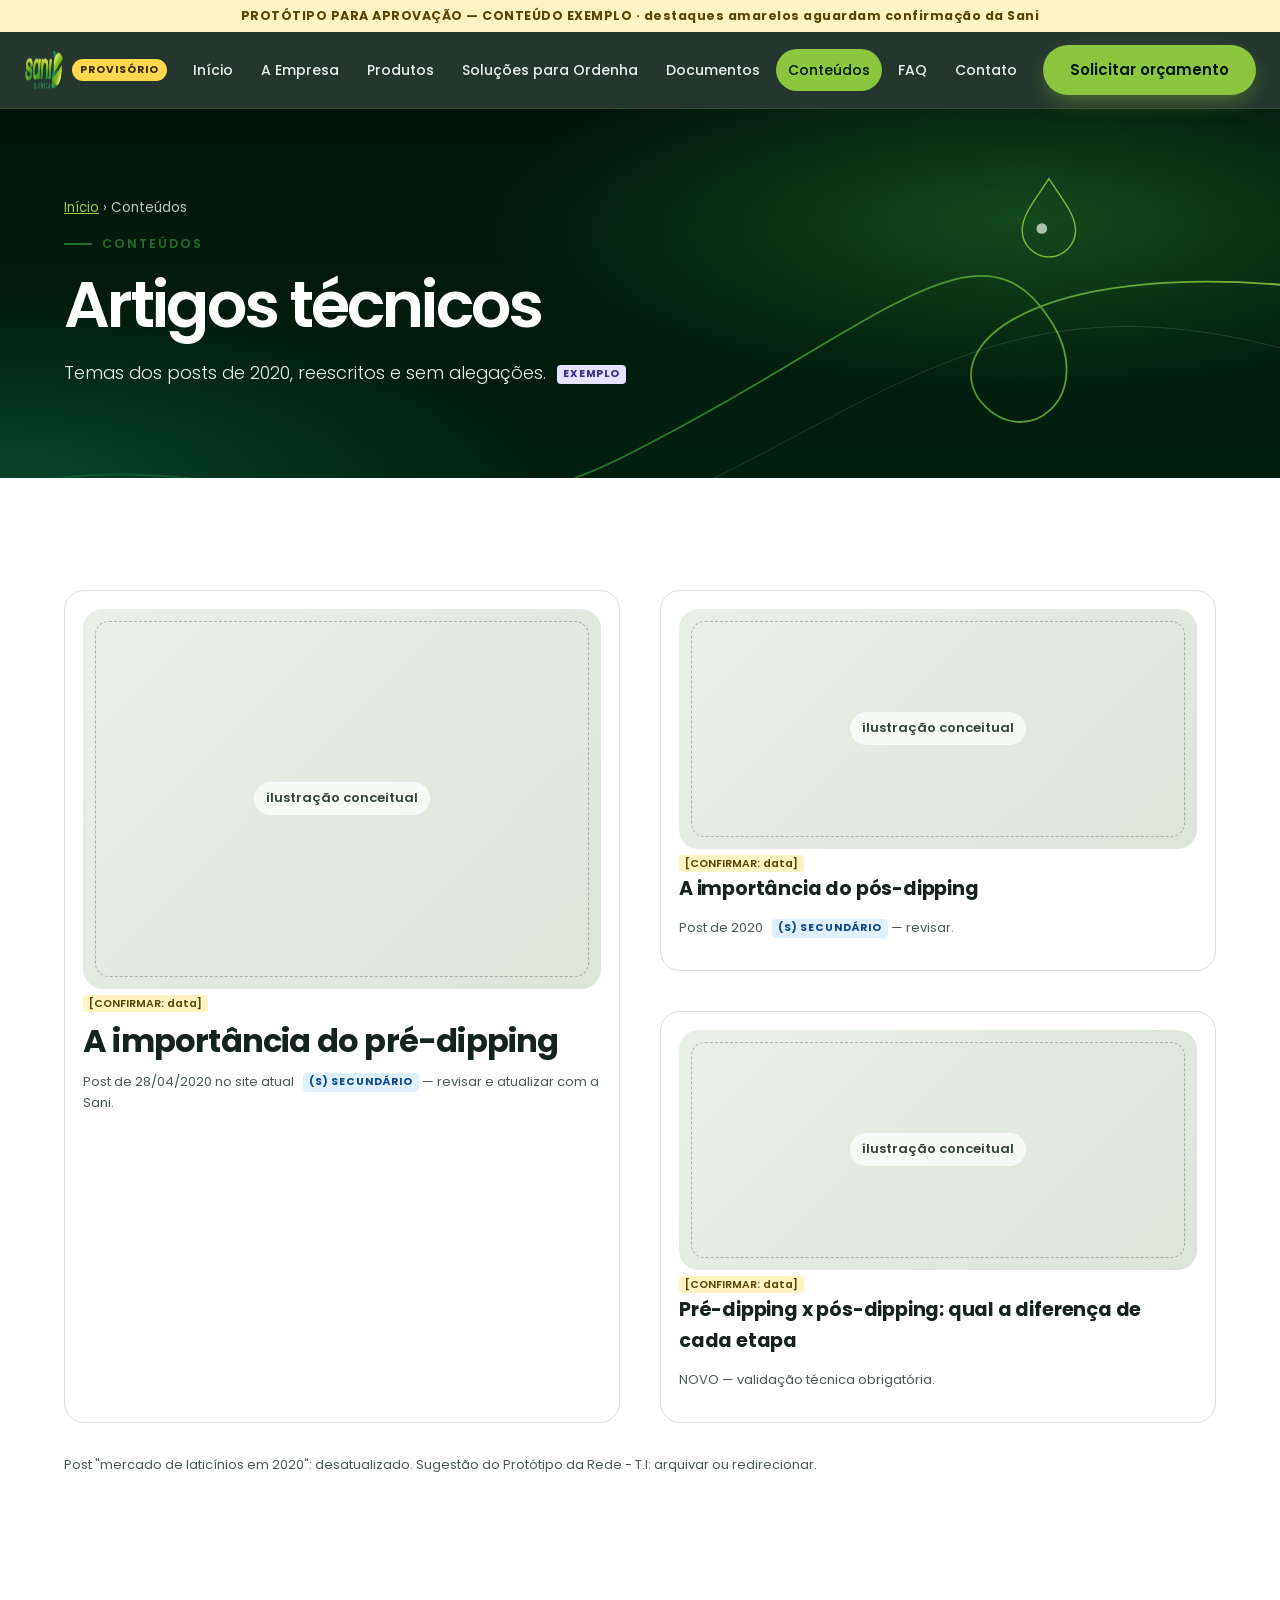
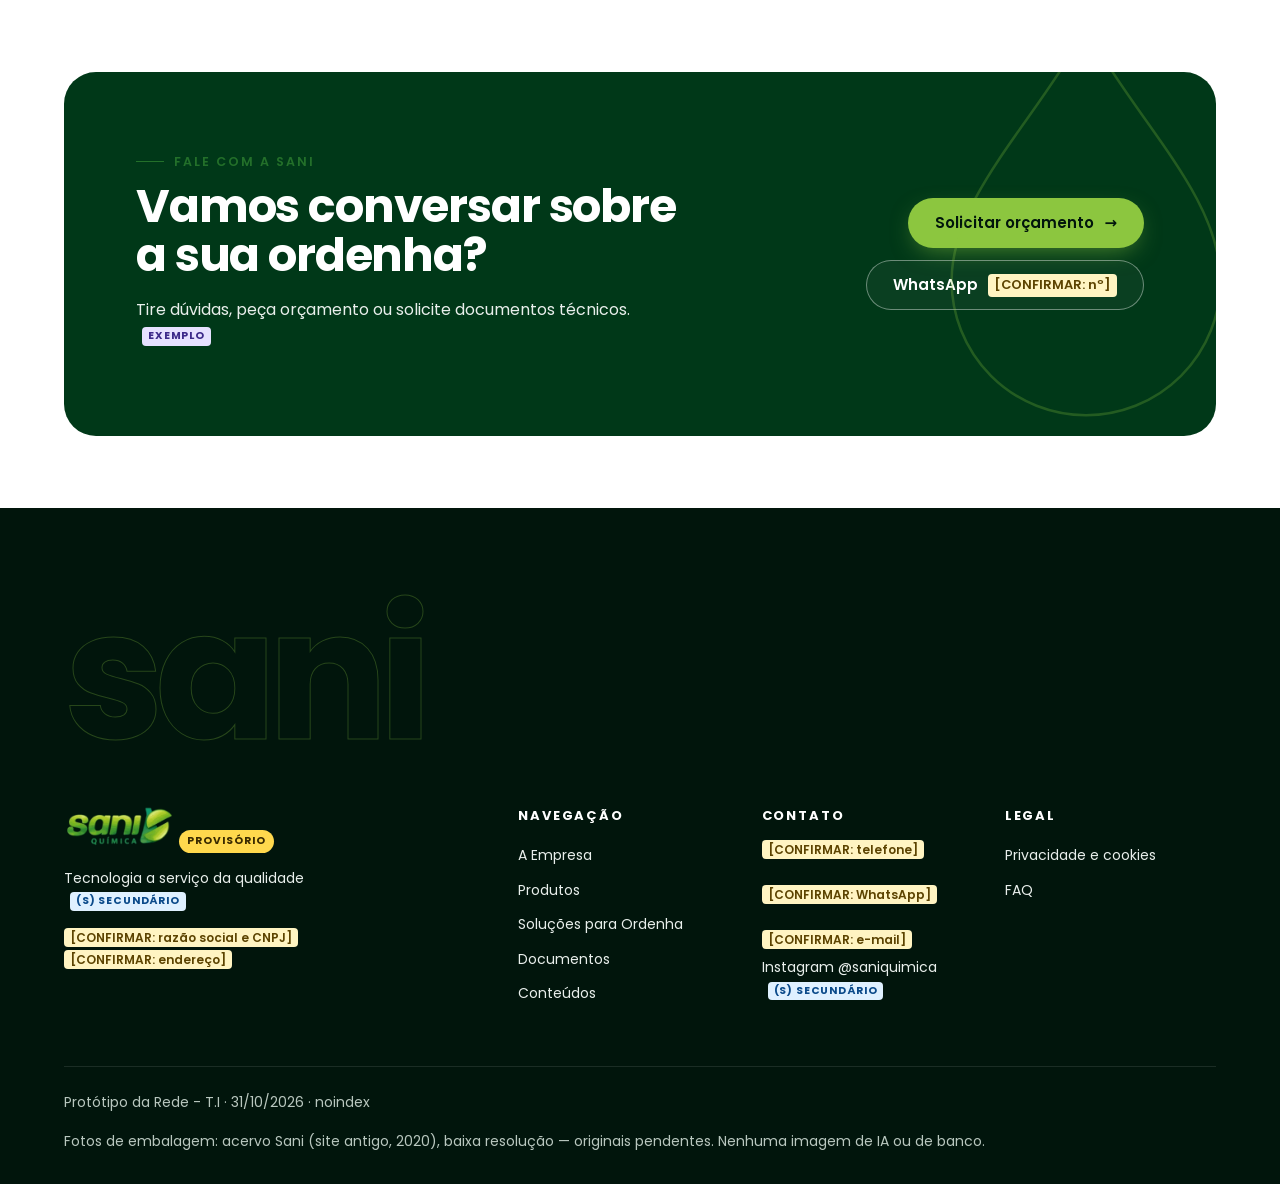
<file: conteudos.html>
<!doctype html><html lang="pt-BR" class="no-js"><head><meta charset="utf-8"><meta name="viewport" content="width=device-width,initial-scale=1,viewport-fit=cover"><meta name="robots" content="noindex,nofollow"><meta name="theme-color" content="#01150c">
<title>Conteúdos — Sani Química [PROTÓTIPO]</title><link rel="preload" href="assets/fonts/poppins-600.woff2" as="font" type="font/woff2" crossorigin><link rel="stylesheet" href="assets/style.css"></head><body>
<a class="skip" href="#conteudo">Pular para o conteúdo</a>
<div class="proto-banner" role="note">PROTÓTIPO PARA APROVAÇÃO — CONTEÚDO EXEMPLO · destaques amarelos aguardam confirmação da Sani</div>
<header class="site"><div class="container"><a class="logo" href="index.html"><img src="assets/logo-provisorio.png" alt="Sani Química (logo provisório)" width="117" height="42"></a><span class="tag-prov">PROVISÓRIO</span>
<nav class="main" id="menu" aria-label="Principal"><ul><li><a href="index.html">Início</a></li><li><a href="empresa.html">A Empresa</a></li><li><a href="catalogo.html">Produtos</a></li><li><a href="solucoes.html">Soluções para Ordenha</a></li><li><a href="documentos.html">Documentos</a></li><li><a href="conteudos.html" aria-current=page>Conteúdos</a></li><li><a href="faq.html">FAQ</a></li><li><a href="contato.html">Contato</a></li></ul><div class="menu-foot" hidden></div></nav>
<a class="btn btn-primary" href="contato.html">Solicitar orçamento</a><button class="menu-btn" aria-controls="menu" aria-expanded="false" aria-label="Abrir menu"><span></span></button></div></header>
<main id="conteudo"><section class="hero sub"><svg class="hero-line" viewBox="0 0 1440 560" preserveAspectRatio="xMidYMid slice" aria-hidden="true"><defs><linearGradient id="lg" x1="0" x2="1"><stop offset="0" stop-color="#0d4f2c"/><stop offset=".55" stop-color="#2f8a32"/><stop offset="1" stop-color="#8cc63f"/></linearGradient></defs>
<path class="draw" stroke="url(#lg)" stroke-width="2" d="M-40 436.8 C 260 347.2, 420 532.0, 700 392.0 S 1100 112.0, 1180 235.2 C 1240 324.79999999999995, 1150 392.0, 1100 324.79999999999995 C 1060 257.6, 1180 168.0, 1480 201.6"/>
<path class="draw" stroke="rgba(233,239,236,.18)" stroke-width="1" style="animation-delay:.8s" d="M-40 481.59999999999997 C 300 392.0, 500 560.0, 760 436.8 S 1150 179.20000000000002, 1480 280.0"/>
<g class="drop" transform="translate(1180 78.4)"><path d="M0 0 C 14 22, 30 40, 30 58 A 30 30 0 0 1 -30 58 C -30 40, -14 22, 0 0Z" fill="none" stroke="#8cc63f" stroke-width="1.6"/><circle cx="-8" cy="56" r="6" fill="#e9efec" opacity=".8"/></g></svg><div class="container"><div class="copy"><nav class="breadcrumb" aria-label="Trilha"><a href="index.html">Início</a> › Conteúdos</nav><span class="eyebrow">Conteúdos</span><h1>Artigos técnicos</h1><p class="sub">Temas dos posts de 2020, reescritos e sem alegações. <span class="ex">EXEMPLO</span></p></div></div></section>
<section><div class="container"><div class="grid g2" style="gap:40px"><a class="card post reveal" href="artigo.html" style="padding:18px;grid-row:span 2"><div class="img-ph" style="min-height:380px"><span>ilustração conceitual</span></div><time><span class="ph">[CONFIRMAR: data]</span></time><h2 style="font-size:2rem">A importância do pré-dipping</h2><p class="hint">Post de 28/04/2020 no site atual <span class="ex" style="background:#dff0ff;color:#0b4a8a">(S) SECUNDÁRIO</span> — revisar e atualizar com a Sani.</p></a>
<a class="card post reveal" href="artigo.html" style="padding:18px"><div class="img-ph"><span>ilustração conceitual</span></div><time><span class="ph">[CONFIRMAR: data]</span></time><h3>A importância do pós-dipping</h3><p class="hint">Post de 2020 <span class="ex" style="background:#dff0ff;color:#0b4a8a">(S) SECUNDÁRIO</span> — revisar.</p></a><a class="card post reveal" href="artigo.html" style="padding:18px"><div class="img-ph"><span>ilustração conceitual</span></div><time><span class="ph">[CONFIRMAR: data]</span></time><h3>Pré-dipping x pós-dipping: qual a diferença de cada etapa</h3><p class="hint">NOVO — validação técnica obrigatória.</p></a></div>
<p class="hint" style="margin-top:32px">Post "mercado de laticínios em 2020": desatualizado. Sugestão do Protótipo da Rede - T.I: arquivar ou redirecionar.</p></div></section><section class="tight"><div class="container"><div class="cta-band reveal"><svg width="420" height="420" viewBox="0 0 100 100" aria-hidden="true"><path d="M50 4 C62 26 82 44 82 64 A32 32 0 0 1 18 64 C18 44 38 26 50 4Z" fill="none" stroke="#8cc63f" stroke-width=".6"/></svg><div><span class="eyebrow">Fale com a Sani</span><h2>Vamos conversar sobre a sua ordenha?</h2><p>Tire dúvidas, peça orçamento ou solicite documentos técnicos. <span class="ex">EXEMPLO</span></p></div><div class="ctas"><a class="btn btn-primary" href="contato.html">Solicitar orçamento <span class="arr" aria-hidden="true">→</span></a><a class="btn btn-ghost" href="#">WhatsApp <span class="ph">[CONFIRMAR: nº]</span></a></div></div></div></section></main>
<footer class="site"><div class="container"><p class="big-word" aria-hidden="true">sani</p><div class="cols"><div><img src="assets/logo-provisorio.png" alt="" style="height:40px;width:auto" loading="lazy"> <span class="tag-prov">PROVISÓRIO</span><p style="max-width:300px">Tecnologia a serviço da qualidade <span class="ex" style="background:#dff0ff;color:#0b4a8a">(S) SECUNDÁRIO</span></p><p><span class="ph">[CONFIRMAR: razão social e CNPJ]</span><br><span class="ph">[CONFIRMAR: endereço]</span></p></div>
<div><h4>Navegação</h4><a href="empresa.html">A Empresa</a><br><a href="catalogo.html">Produtos</a><br><a href="solucoes.html">Soluções para Ordenha</a><br><a href="documentos.html">Documentos</a><br><a href="conteudos.html">Conteúdos</a></div>
<div><h4>Contato</h4><span class="ph">[CONFIRMAR: telefone]</span><br><br><span class="ph">[CONFIRMAR: WhatsApp]</span><br><br><span class="ph">[CONFIRMAR: e-mail]</span><br><a href="#">Instagram @saniquimica <span class="ex" style="background:#dff0ff;color:#0b4a8a">(S) SECUNDÁRIO</span></a></div>
<div><h4>Legal</h4><a href="privacidade.html">Privacidade e cookies</a><br><a href="faq.html">FAQ</a></div></div>
<div class="legal"><span>Protótipo da Rede - T.I · 31/10/2026 · noindex</span><span>Fotos de embalagem: acervo Sani (site antigo, 2020), baixa resolução — originais pendentes. Nenhuma imagem de IA ou de banco.</span></div></div></footer>
<nav class="mbar" aria-label="Ações rápidas"><a href="#" aria-label="WhatsApp (número a confirmar)"><svg viewBox="0 0 24 24" fill="none" stroke="currentColor" stroke-width="1.8"><path d="M4 20l1.4-4A8 8 0 1 1 8 18.6z"/></svg>WhatsApp</a><a class="hl" href="contato.html"><svg viewBox="0 0 24 24" fill="none" stroke="currentColor" stroke-width="1.8"><path d="M5 3h10l4 4v14H5zM9 12h6M9 16h6"/></svg>Orçamento</a><a href="catalogo.html"><svg viewBox="0 0 24 24" fill="none" stroke="currentColor" stroke-width="1.8"><rect x="3" y="3" width="7" height="7" rx="2"/><rect x="14" y="3" width="7" height="7" rx="2"/><rect x="3" y="14" width="7" height="7" rx="2"/><rect x="14" y="14" width="7" height="7" rx="2"/></svg>Catálogo</a></nav>
<script src="assets/app.js" defer></script></body></html>
</file>
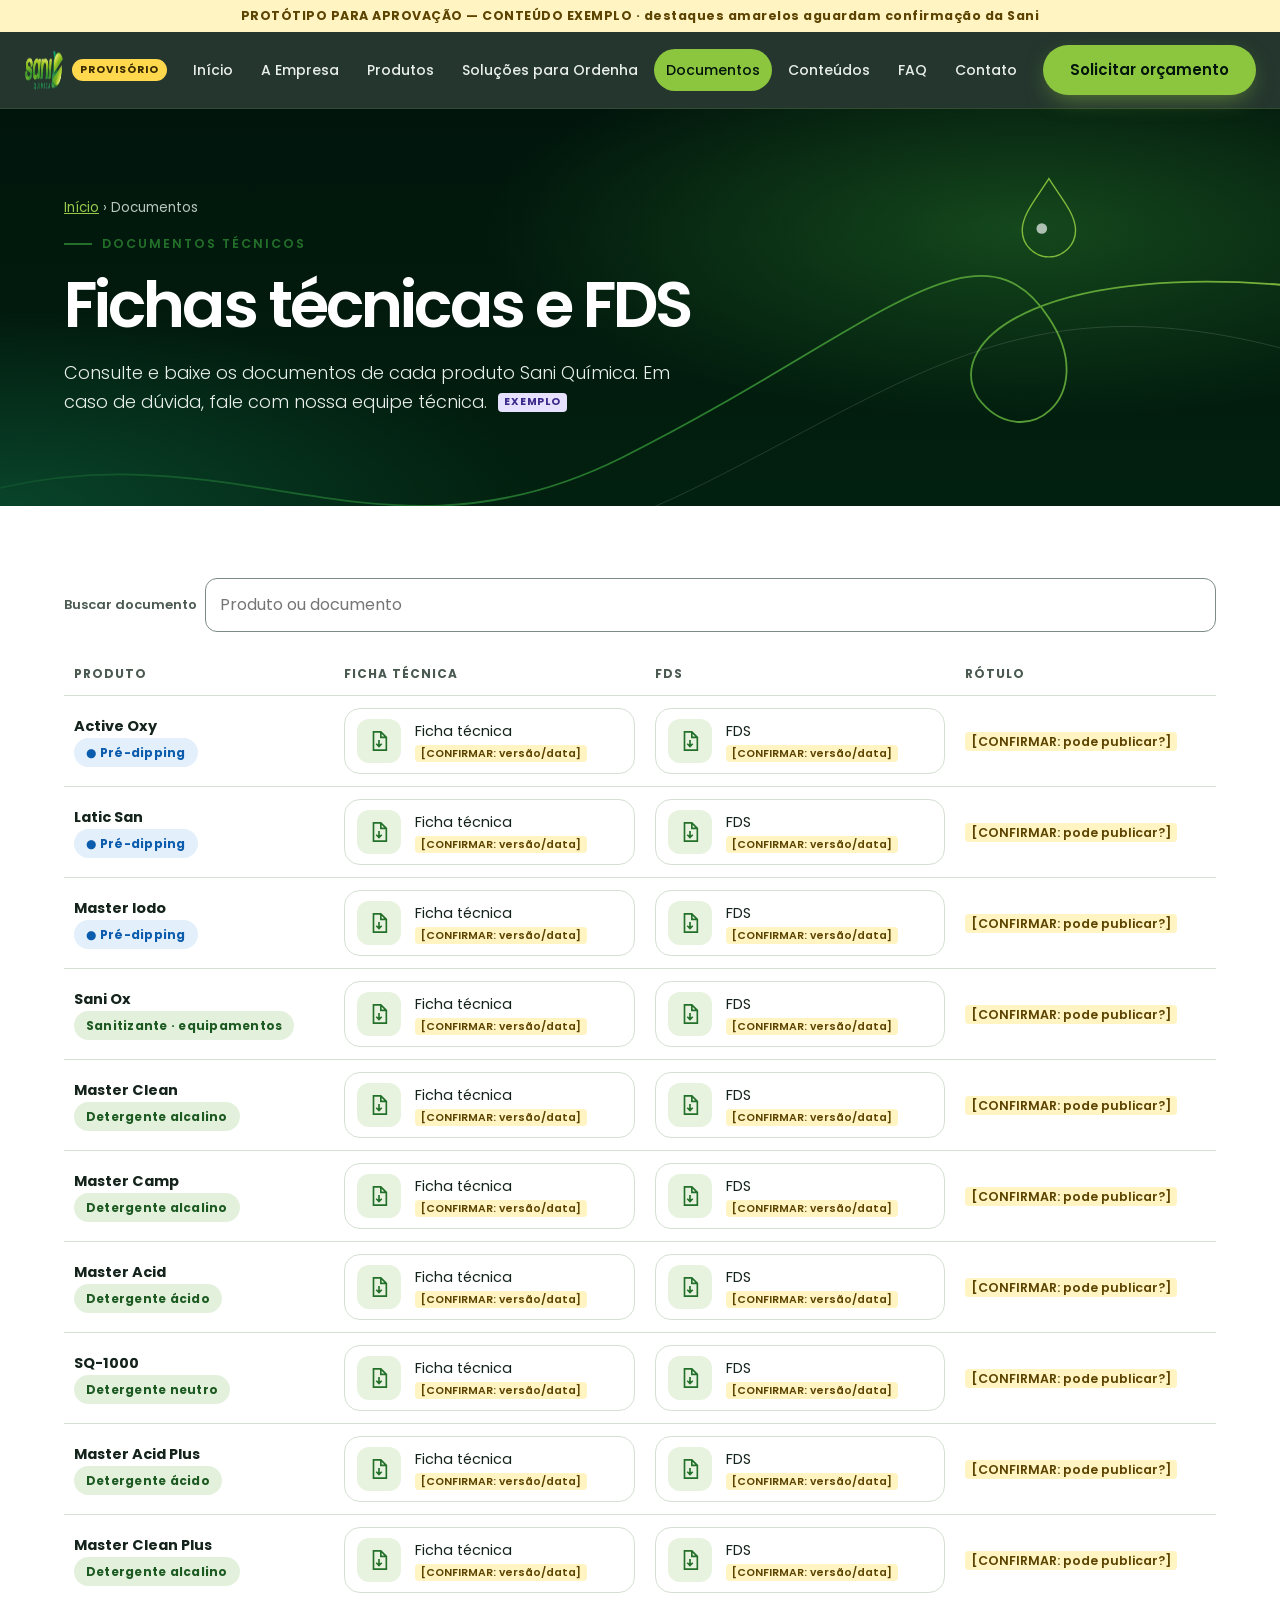
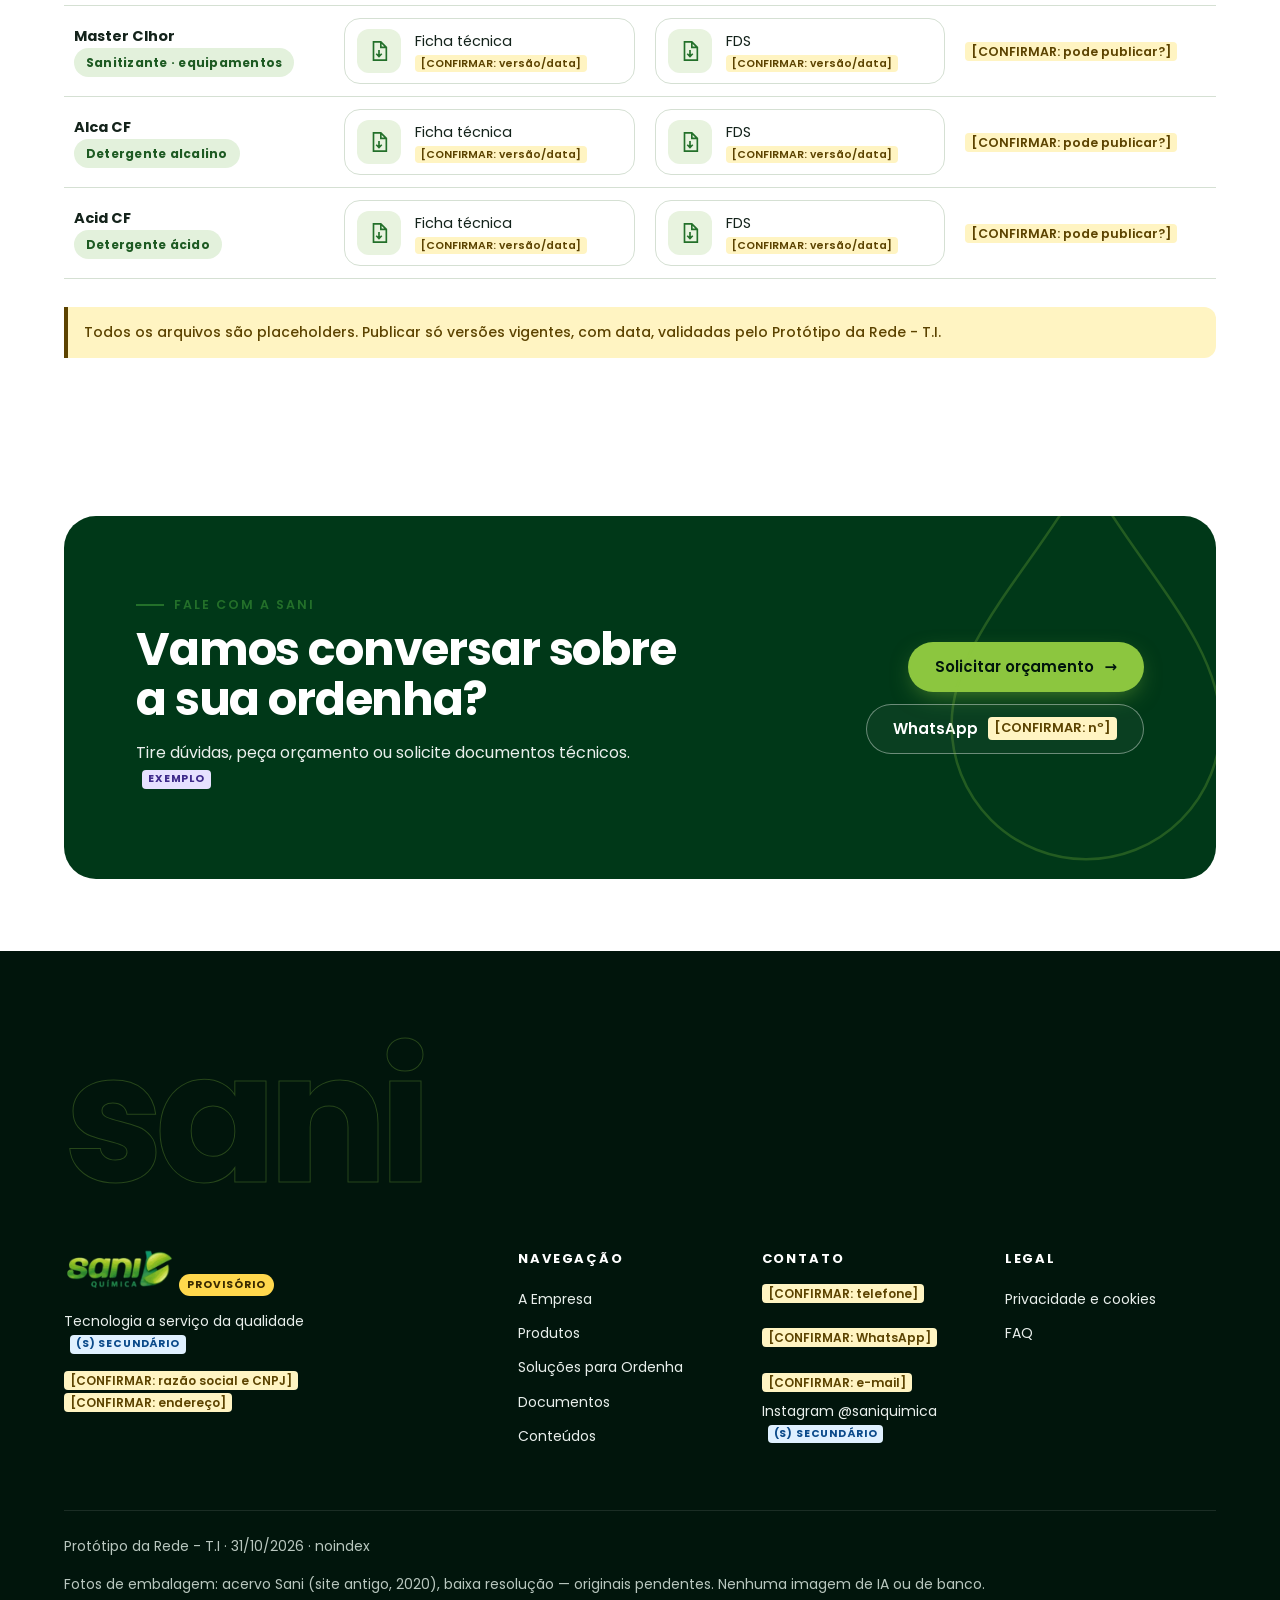
<file: documentos.html>
<!doctype html><html lang="pt-BR" class="no-js"><head><meta charset="utf-8"><meta name="viewport" content="width=device-width,initial-scale=1,viewport-fit=cover"><meta name="robots" content="noindex,nofollow"><meta name="theme-color" content="#01150c">
<title>Documentos técnicos — Sani Química [PROTÓTIPO]</title><link rel="preload" href="assets/fonts/poppins-600.woff2" as="font" type="font/woff2" crossorigin><link rel="stylesheet" href="assets/style.css"></head><body>
<a class="skip" href="#conteudo">Pular para o conteúdo</a>
<div class="proto-banner" role="note">PROTÓTIPO PARA APROVAÇÃO — CONTEÚDO EXEMPLO · destaques amarelos aguardam confirmação da Sani</div>
<header class="site"><div class="container"><a class="logo" href="index.html"><img src="assets/logo-provisorio.png" alt="Sani Química (logo provisório)" width="117" height="42"></a><span class="tag-prov">PROVISÓRIO</span>
<nav class="main" id="menu" aria-label="Principal"><ul><li><a href="index.html">Início</a></li><li><a href="empresa.html">A Empresa</a></li><li><a href="catalogo.html">Produtos</a></li><li><a href="solucoes.html">Soluções para Ordenha</a></li><li><a href="documentos.html" aria-current=page>Documentos</a></li><li><a href="conteudos.html">Conteúdos</a></li><li><a href="faq.html">FAQ</a></li><li><a href="contato.html">Contato</a></li></ul><div class="menu-foot" hidden></div></nav>
<a class="btn btn-primary" href="contato.html">Solicitar orçamento</a><button class="menu-btn" aria-controls="menu" aria-expanded="false" aria-label="Abrir menu"><span></span></button></div></header>
<main id="conteudo"><section class="hero sub"><svg class="hero-line" viewBox="0 0 1440 560" preserveAspectRatio="xMidYMid slice" aria-hidden="true"><defs><linearGradient id="lg" x1="0" x2="1"><stop offset="0" stop-color="#0d4f2c"/><stop offset=".55" stop-color="#2f8a32"/><stop offset="1" stop-color="#8cc63f"/></linearGradient></defs>
<path class="draw" stroke="url(#lg)" stroke-width="2" d="M-40 436.8 C 260 347.2, 420 532.0, 700 392.0 S 1100 112.0, 1180 235.2 C 1240 324.79999999999995, 1150 392.0, 1100 324.79999999999995 C 1060 257.6, 1180 168.0, 1480 201.6"/>
<path class="draw" stroke="rgba(233,239,236,.18)" stroke-width="1" style="animation-delay:.8s" d="M-40 481.59999999999997 C 300 392.0, 500 560.0, 760 436.8 S 1150 179.20000000000002, 1480 280.0"/>
<g class="drop" transform="translate(1180 78.4)"><path d="M0 0 C 14 22, 30 40, 30 58 A 30 30 0 0 1 -30 58 C -30 40, -14 22, 0 0Z" fill="none" stroke="#8cc63f" stroke-width="1.6"/><circle cx="-8" cy="56" r="6" fill="#e9efec" opacity=".8"/></g></svg><div class="container"><div class="copy"><nav class="breadcrumb" aria-label="Trilha"><a href="index.html">Início</a> › Documentos</nav><span class="eyebrow">Documentos técnicos</span><h1>Fichas técnicas e FDS</h1><p class="sub">Consulte e baixe os documentos de cada produto Sani Química. Em caso de dúvida, fale com nossa equipe técnica. <span class="ex">EXEMPLO</span></p></div></div></section>
<section class="tight"><div class="container"><div class="chips reveal"><label for="dq" class="hint" style="font-weight:600">Buscar documento</label><input id="dq" type="search" placeholder="Produto ou documento" style="flex:1;min-width:220px"></div>
<div class="reveal" style="overflow-x:auto"><table class="docs" style="min-width:720px"><thead><tr><th>Produto</th><th>Ficha técnica</th><th>FDS</th><th>Rótulo</th></tr></thead><tbody><tr><td><strong>Active Oxy</strong><br><span class="badge badge-pre">● Pré-dipping</span></td><td><a class="doc" href="#" style="min-height:52px;padding:10px 12px"><span class="ic"><svg width="22" height="22" viewBox="0 0 24 24" fill="none" stroke="#23702a" stroke-width="1.8" aria-hidden="true"><path d="M6 2h8l6 6v14H6zM14 2v6h6M12 11v7m-3-3 3 3 3-3"/></svg></span><span>Ficha técnica<small><span class="ph">[CONFIRMAR: versão/data]</span></small></span></a></td><td><a class="doc" href="#" style="min-height:52px;padding:10px 12px"><span class="ic"><svg width="22" height="22" viewBox="0 0 24 24" fill="none" stroke="#23702a" stroke-width="1.8" aria-hidden="true"><path d="M6 2h8l6 6v14H6zM14 2v6h6M12 11v7m-3-3 3 3 3-3"/></svg></span><span>FDS<small><span class="ph">[CONFIRMAR: versão/data]</span></small></span></a></td><td><span class="ph">[CONFIRMAR: pode publicar?]</span></td></tr><tr><td><strong>Latic San</strong><br><span class="badge badge-pre">● Pré-dipping</span></td><td><a class="doc" href="#" style="min-height:52px;padding:10px 12px"><span class="ic"><svg width="22" height="22" viewBox="0 0 24 24" fill="none" stroke="#23702a" stroke-width="1.8" aria-hidden="true"><path d="M6 2h8l6 6v14H6zM14 2v6h6M12 11v7m-3-3 3 3 3-3"/></svg></span><span>Ficha técnica<small><span class="ph">[CONFIRMAR: versão/data]</span></small></span></a></td><td><a class="doc" href="#" style="min-height:52px;padding:10px 12px"><span class="ic"><svg width="22" height="22" viewBox="0 0 24 24" fill="none" stroke="#23702a" stroke-width="1.8" aria-hidden="true"><path d="M6 2h8l6 6v14H6zM14 2v6h6M12 11v7m-3-3 3 3 3-3"/></svg></span><span>FDS<small><span class="ph">[CONFIRMAR: versão/data]</span></small></span></a></td><td><span class="ph">[CONFIRMAR: pode publicar?]</span></td></tr><tr><td><strong>Master Iodo</strong><br><span class="badge badge-pre">● Pré-dipping</span></td><td><a class="doc" href="#" style="min-height:52px;padding:10px 12px"><span class="ic"><svg width="22" height="22" viewBox="0 0 24 24" fill="none" stroke="#23702a" stroke-width="1.8" aria-hidden="true"><path d="M6 2h8l6 6v14H6zM14 2v6h6M12 11v7m-3-3 3 3 3-3"/></svg></span><span>Ficha técnica<small><span class="ph">[CONFIRMAR: versão/data]</span></small></span></a></td><td><a class="doc" href="#" style="min-height:52px;padding:10px 12px"><span class="ic"><svg width="22" height="22" viewBox="0 0 24 24" fill="none" stroke="#23702a" stroke-width="1.8" aria-hidden="true"><path d="M6 2h8l6 6v14H6zM14 2v6h6M12 11v7m-3-3 3 3 3-3"/></svg></span><span>FDS<small><span class="ph">[CONFIRMAR: versão/data]</span></small></span></a></td><td><span class="ph">[CONFIRMAR: pode publicar?]</span></td></tr><tr><td><strong>Sani Ox</strong><br><span class="badge badge-eq">Sanitizante · equipamentos</span></td><td><a class="doc" href="#" style="min-height:52px;padding:10px 12px"><span class="ic"><svg width="22" height="22" viewBox="0 0 24 24" fill="none" stroke="#23702a" stroke-width="1.8" aria-hidden="true"><path d="M6 2h8l6 6v14H6zM14 2v6h6M12 11v7m-3-3 3 3 3-3"/></svg></span><span>Ficha técnica<small><span class="ph">[CONFIRMAR: versão/data]</span></small></span></a></td><td><a class="doc" href="#" style="min-height:52px;padding:10px 12px"><span class="ic"><svg width="22" height="22" viewBox="0 0 24 24" fill="none" stroke="#23702a" stroke-width="1.8" aria-hidden="true"><path d="M6 2h8l6 6v14H6zM14 2v6h6M12 11v7m-3-3 3 3 3-3"/></svg></span><span>FDS<small><span class="ph">[CONFIRMAR: versão/data]</span></small></span></a></td><td><span class="ph">[CONFIRMAR: pode publicar?]</span></td></tr><tr><td><strong>Master Clean</strong><br><span class="badge badge-eq">Detergente alcalino</span></td><td><a class="doc" href="#" style="min-height:52px;padding:10px 12px"><span class="ic"><svg width="22" height="22" viewBox="0 0 24 24" fill="none" stroke="#23702a" stroke-width="1.8" aria-hidden="true"><path d="M6 2h8l6 6v14H6zM14 2v6h6M12 11v7m-3-3 3 3 3-3"/></svg></span><span>Ficha técnica<small><span class="ph">[CONFIRMAR: versão/data]</span></small></span></a></td><td><a class="doc" href="#" style="min-height:52px;padding:10px 12px"><span class="ic"><svg width="22" height="22" viewBox="0 0 24 24" fill="none" stroke="#23702a" stroke-width="1.8" aria-hidden="true"><path d="M6 2h8l6 6v14H6zM14 2v6h6M12 11v7m-3-3 3 3 3-3"/></svg></span><span>FDS<small><span class="ph">[CONFIRMAR: versão/data]</span></small></span></a></td><td><span class="ph">[CONFIRMAR: pode publicar?]</span></td></tr><tr><td><strong>Master Camp</strong><br><span class="badge badge-eq">Detergente alcalino</span></td><td><a class="doc" href="#" style="min-height:52px;padding:10px 12px"><span class="ic"><svg width="22" height="22" viewBox="0 0 24 24" fill="none" stroke="#23702a" stroke-width="1.8" aria-hidden="true"><path d="M6 2h8l6 6v14H6zM14 2v6h6M12 11v7m-3-3 3 3 3-3"/></svg></span><span>Ficha técnica<small><span class="ph">[CONFIRMAR: versão/data]</span></small></span></a></td><td><a class="doc" href="#" style="min-height:52px;padding:10px 12px"><span class="ic"><svg width="22" height="22" viewBox="0 0 24 24" fill="none" stroke="#23702a" stroke-width="1.8" aria-hidden="true"><path d="M6 2h8l6 6v14H6zM14 2v6h6M12 11v7m-3-3 3 3 3-3"/></svg></span><span>FDS<small><span class="ph">[CONFIRMAR: versão/data]</span></small></span></a></td><td><span class="ph">[CONFIRMAR: pode publicar?]</span></td></tr><tr><td><strong>Master Acid</strong><br><span class="badge badge-eq">Detergente ácido</span></td><td><a class="doc" href="#" style="min-height:52px;padding:10px 12px"><span class="ic"><svg width="22" height="22" viewBox="0 0 24 24" fill="none" stroke="#23702a" stroke-width="1.8" aria-hidden="true"><path d="M6 2h8l6 6v14H6zM14 2v6h6M12 11v7m-3-3 3 3 3-3"/></svg></span><span>Ficha técnica<small><span class="ph">[CONFIRMAR: versão/data]</span></small></span></a></td><td><a class="doc" href="#" style="min-height:52px;padding:10px 12px"><span class="ic"><svg width="22" height="22" viewBox="0 0 24 24" fill="none" stroke="#23702a" stroke-width="1.8" aria-hidden="true"><path d="M6 2h8l6 6v14H6zM14 2v6h6M12 11v7m-3-3 3 3 3-3"/></svg></span><span>FDS<small><span class="ph">[CONFIRMAR: versão/data]</span></small></span></a></td><td><span class="ph">[CONFIRMAR: pode publicar?]</span></td></tr><tr><td><strong>SQ-1000</strong><br><span class="badge badge-eq">Detergente neutro</span></td><td><a class="doc" href="#" style="min-height:52px;padding:10px 12px"><span class="ic"><svg width="22" height="22" viewBox="0 0 24 24" fill="none" stroke="#23702a" stroke-width="1.8" aria-hidden="true"><path d="M6 2h8l6 6v14H6zM14 2v6h6M12 11v7m-3-3 3 3 3-3"/></svg></span><span>Ficha técnica<small><span class="ph">[CONFIRMAR: versão/data]</span></small></span></a></td><td><a class="doc" href="#" style="min-height:52px;padding:10px 12px"><span class="ic"><svg width="22" height="22" viewBox="0 0 24 24" fill="none" stroke="#23702a" stroke-width="1.8" aria-hidden="true"><path d="M6 2h8l6 6v14H6zM14 2v6h6M12 11v7m-3-3 3 3 3-3"/></svg></span><span>FDS<small><span class="ph">[CONFIRMAR: versão/data]</span></small></span></a></td><td><span class="ph">[CONFIRMAR: pode publicar?]</span></td></tr><tr><td><strong>Master Acid Plus</strong><br><span class="badge badge-eq">Detergente ácido</span></td><td><a class="doc" href="#" style="min-height:52px;padding:10px 12px"><span class="ic"><svg width="22" height="22" viewBox="0 0 24 24" fill="none" stroke="#23702a" stroke-width="1.8" aria-hidden="true"><path d="M6 2h8l6 6v14H6zM14 2v6h6M12 11v7m-3-3 3 3 3-3"/></svg></span><span>Ficha técnica<small><span class="ph">[CONFIRMAR: versão/data]</span></small></span></a></td><td><a class="doc" href="#" style="min-height:52px;padding:10px 12px"><span class="ic"><svg width="22" height="22" viewBox="0 0 24 24" fill="none" stroke="#23702a" stroke-width="1.8" aria-hidden="true"><path d="M6 2h8l6 6v14H6zM14 2v6h6M12 11v7m-3-3 3 3 3-3"/></svg></span><span>FDS<small><span class="ph">[CONFIRMAR: versão/data]</span></small></span></a></td><td><span class="ph">[CONFIRMAR: pode publicar?]</span></td></tr><tr><td><strong>Master Clean Plus</strong><br><span class="badge badge-eq">Detergente alcalino</span></td><td><a class="doc" href="#" style="min-height:52px;padding:10px 12px"><span class="ic"><svg width="22" height="22" viewBox="0 0 24 24" fill="none" stroke="#23702a" stroke-width="1.8" aria-hidden="true"><path d="M6 2h8l6 6v14H6zM14 2v6h6M12 11v7m-3-3 3 3 3-3"/></svg></span><span>Ficha técnica<small><span class="ph">[CONFIRMAR: versão/data]</span></small></span></a></td><td><a class="doc" href="#" style="min-height:52px;padding:10px 12px"><span class="ic"><svg width="22" height="22" viewBox="0 0 24 24" fill="none" stroke="#23702a" stroke-width="1.8" aria-hidden="true"><path d="M6 2h8l6 6v14H6zM14 2v6h6M12 11v7m-3-3 3 3 3-3"/></svg></span><span>FDS<small><span class="ph">[CONFIRMAR: versão/data]</span></small></span></a></td><td><span class="ph">[CONFIRMAR: pode publicar?]</span></td></tr><tr><td><strong>Master Clhor</strong><br><span class="badge badge-eq">Sanitizante · equipamentos</span></td><td><a class="doc" href="#" style="min-height:52px;padding:10px 12px"><span class="ic"><svg width="22" height="22" viewBox="0 0 24 24" fill="none" stroke="#23702a" stroke-width="1.8" aria-hidden="true"><path d="M6 2h8l6 6v14H6zM14 2v6h6M12 11v7m-3-3 3 3 3-3"/></svg></span><span>Ficha técnica<small><span class="ph">[CONFIRMAR: versão/data]</span></small></span></a></td><td><a class="doc" href="#" style="min-height:52px;padding:10px 12px"><span class="ic"><svg width="22" height="22" viewBox="0 0 24 24" fill="none" stroke="#23702a" stroke-width="1.8" aria-hidden="true"><path d="M6 2h8l6 6v14H6zM14 2v6h6M12 11v7m-3-3 3 3 3-3"/></svg></span><span>FDS<small><span class="ph">[CONFIRMAR: versão/data]</span></small></span></a></td><td><span class="ph">[CONFIRMAR: pode publicar?]</span></td></tr><tr><td><strong>Alca CF</strong><br><span class="badge badge-eq">Detergente alcalino</span></td><td><a class="doc" href="#" style="min-height:52px;padding:10px 12px"><span class="ic"><svg width="22" height="22" viewBox="0 0 24 24" fill="none" stroke="#23702a" stroke-width="1.8" aria-hidden="true"><path d="M6 2h8l6 6v14H6zM14 2v6h6M12 11v7m-3-3 3 3 3-3"/></svg></span><span>Ficha técnica<small><span class="ph">[CONFIRMAR: versão/data]</span></small></span></a></td><td><a class="doc" href="#" style="min-height:52px;padding:10px 12px"><span class="ic"><svg width="22" height="22" viewBox="0 0 24 24" fill="none" stroke="#23702a" stroke-width="1.8" aria-hidden="true"><path d="M6 2h8l6 6v14H6zM14 2v6h6M12 11v7m-3-3 3 3 3-3"/></svg></span><span>FDS<small><span class="ph">[CONFIRMAR: versão/data]</span></small></span></a></td><td><span class="ph">[CONFIRMAR: pode publicar?]</span></td></tr><tr><td><strong>Acid CF</strong><br><span class="badge badge-eq">Detergente ácido</span></td><td><a class="doc" href="#" style="min-height:52px;padding:10px 12px"><span class="ic"><svg width="22" height="22" viewBox="0 0 24 24" fill="none" stroke="#23702a" stroke-width="1.8" aria-hidden="true"><path d="M6 2h8l6 6v14H6zM14 2v6h6M12 11v7m-3-3 3 3 3-3"/></svg></span><span>Ficha técnica<small><span class="ph">[CONFIRMAR: versão/data]</span></small></span></a></td><td><a class="doc" href="#" style="min-height:52px;padding:10px 12px"><span class="ic"><svg width="22" height="22" viewBox="0 0 24 24" fill="none" stroke="#23702a" stroke-width="1.8" aria-hidden="true"><path d="M6 2h8l6 6v14H6zM14 2v6h6M12 11v7m-3-3 3 3 3-3"/></svg></span><span>FDS<small><span class="ph">[CONFIRMAR: versão/data]</span></small></span></a></td><td><span class="ph">[CONFIRMAR: pode publicar?]</span></td></tr></tbody></table></div>
<p class="notice reveal" style="margin-top:28px">Todos os arquivos são placeholders. Publicar só versões vigentes, com data, validadas pelo Protótipo da Rede - T.I.</p></div></section><section class="tight"><div class="container"><div class="cta-band reveal"><svg width="420" height="420" viewBox="0 0 100 100" aria-hidden="true"><path d="M50 4 C62 26 82 44 82 64 A32 32 0 0 1 18 64 C18 44 38 26 50 4Z" fill="none" stroke="#8cc63f" stroke-width=".6"/></svg><div><span class="eyebrow">Fale com a Sani</span><h2>Vamos conversar sobre a sua ordenha?</h2><p>Tire dúvidas, peça orçamento ou solicite documentos técnicos. <span class="ex">EXEMPLO</span></p></div><div class="ctas"><a class="btn btn-primary" href="contato.html">Solicitar orçamento <span class="arr" aria-hidden="true">→</span></a><a class="btn btn-ghost" href="#">WhatsApp <span class="ph">[CONFIRMAR: nº]</span></a></div></div></div></section></main>
<footer class="site"><div class="container"><p class="big-word" aria-hidden="true">sani</p><div class="cols"><div><img src="assets/logo-provisorio.png" alt="" style="height:40px;width:auto" loading="lazy"> <span class="tag-prov">PROVISÓRIO</span><p style="max-width:300px">Tecnologia a serviço da qualidade <span class="ex" style="background:#dff0ff;color:#0b4a8a">(S) SECUNDÁRIO</span></p><p><span class="ph">[CONFIRMAR: razão social e CNPJ]</span><br><span class="ph">[CONFIRMAR: endereço]</span></p></div>
<div><h4>Navegação</h4><a href="empresa.html">A Empresa</a><br><a href="catalogo.html">Produtos</a><br><a href="solucoes.html">Soluções para Ordenha</a><br><a href="documentos.html">Documentos</a><br><a href="conteudos.html">Conteúdos</a></div>
<div><h4>Contato</h4><span class="ph">[CONFIRMAR: telefone]</span><br><br><span class="ph">[CONFIRMAR: WhatsApp]</span><br><br><span class="ph">[CONFIRMAR: e-mail]</span><br><a href="#">Instagram @saniquimica <span class="ex" style="background:#dff0ff;color:#0b4a8a">(S) SECUNDÁRIO</span></a></div>
<div><h4>Legal</h4><a href="privacidade.html">Privacidade e cookies</a><br><a href="faq.html">FAQ</a></div></div>
<div class="legal"><span>Protótipo da Rede - T.I · 31/10/2026 · noindex</span><span>Fotos de embalagem: acervo Sani (site antigo, 2020), baixa resolução — originais pendentes. Nenhuma imagem de IA ou de banco.</span></div></div></footer>
<nav class="mbar" aria-label="Ações rápidas"><a href="#" aria-label="WhatsApp (número a confirmar)"><svg viewBox="0 0 24 24" fill="none" stroke="currentColor" stroke-width="1.8"><path d="M4 20l1.4-4A8 8 0 1 1 8 18.6z"/></svg>WhatsApp</a><a class="hl" href="contato.html"><svg viewBox="0 0 24 24" fill="none" stroke="currentColor" stroke-width="1.8"><path d="M5 3h10l4 4v14H5zM9 12h6M9 16h6"/></svg>Orçamento</a><a href="catalogo.html"><svg viewBox="0 0 24 24" fill="none" stroke="currentColor" stroke-width="1.8"><rect x="3" y="3" width="7" height="7" rx="2"/><rect x="14" y="3" width="7" height="7" rx="2"/><rect x="3" y="14" width="7" height="7" rx="2"/><rect x="14" y="14" width="7" height="7" rx="2"/></svg>Catálogo</a></nav>
<script src="assets/app.js" defer></script></body></html>
</file>
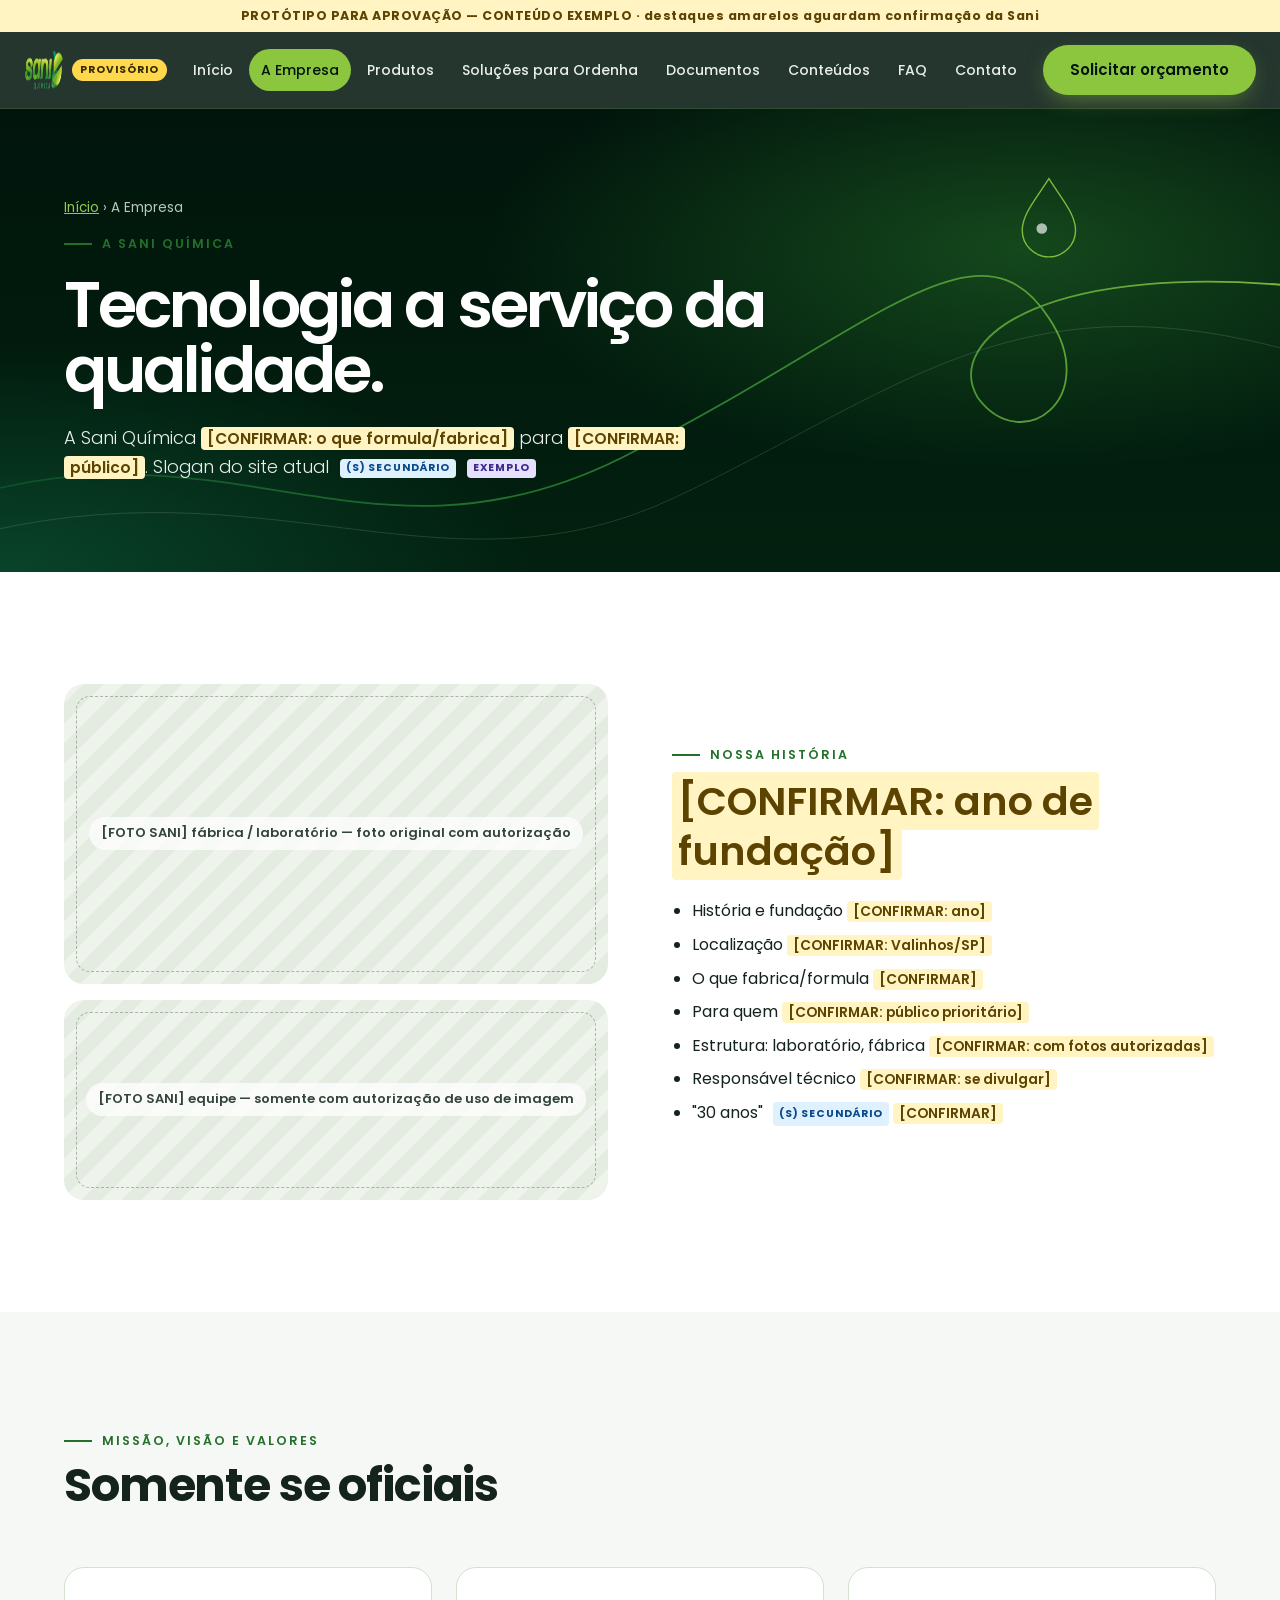
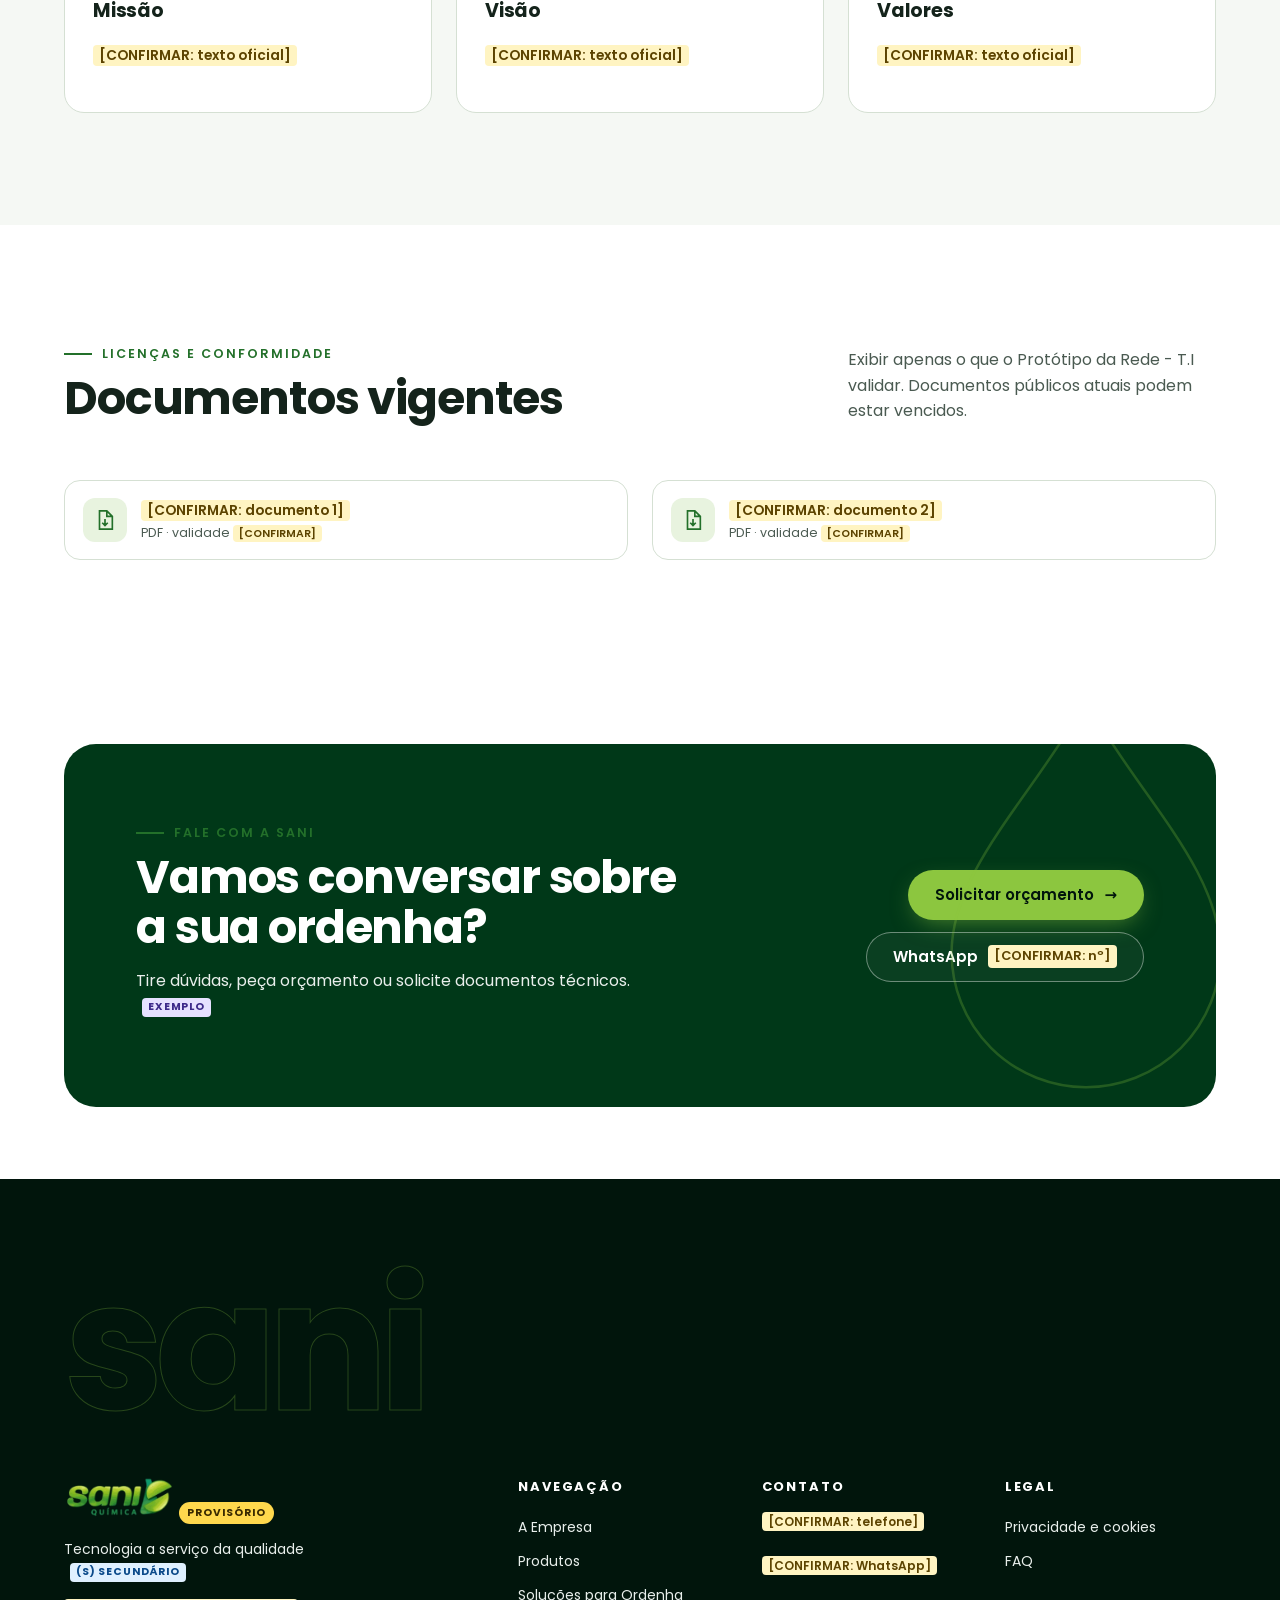
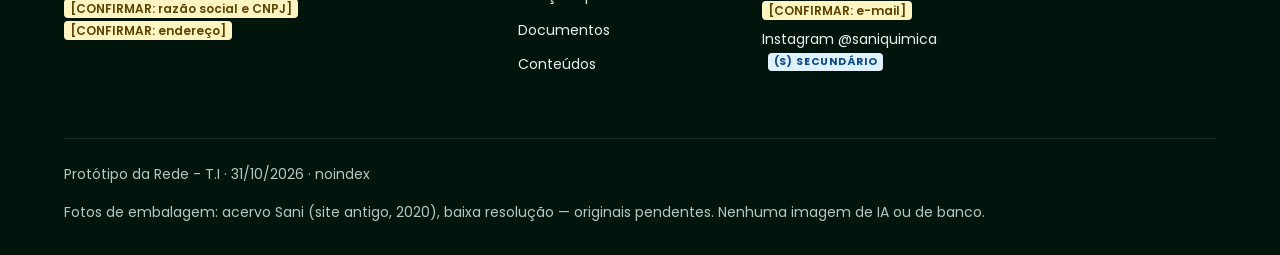
<file: empresa.html>
<!doctype html><html lang="pt-BR" class="no-js"><head><meta charset="utf-8"><meta name="viewport" content="width=device-width,initial-scale=1,viewport-fit=cover"><meta name="robots" content="noindex,nofollow"><meta name="theme-color" content="#01150c">
<title>A Empresa — Sani Química [PROTÓTIPO]</title><link rel="preload" href="assets/fonts/poppins-600.woff2" as="font" type="font/woff2" crossorigin><link rel="stylesheet" href="assets/style.css"></head><body>
<a class="skip" href="#conteudo">Pular para o conteúdo</a>
<div class="proto-banner" role="note">PROTÓTIPO PARA APROVAÇÃO — CONTEÚDO EXEMPLO · destaques amarelos aguardam confirmação da Sani</div>
<header class="site"><div class="container"><a class="logo" href="index.html"><img src="assets/logo-provisorio.png" alt="Sani Química (logo provisório)" width="117" height="42"></a><span class="tag-prov">PROVISÓRIO</span>
<nav class="main" id="menu" aria-label="Principal"><ul><li><a href="index.html">Início</a></li><li><a href="empresa.html" aria-current=page>A Empresa</a></li><li><a href="catalogo.html">Produtos</a></li><li><a href="solucoes.html">Soluções para Ordenha</a></li><li><a href="documentos.html">Documentos</a></li><li><a href="conteudos.html">Conteúdos</a></li><li><a href="faq.html">FAQ</a></li><li><a href="contato.html">Contato</a></li></ul><div class="menu-foot" hidden></div></nav>
<a class="btn btn-primary" href="contato.html">Solicitar orçamento</a><button class="menu-btn" aria-controls="menu" aria-expanded="false" aria-label="Abrir menu"><span></span></button></div></header>
<main id="conteudo"><section class="hero sub"><svg class="hero-line" viewBox="0 0 1440 560" preserveAspectRatio="xMidYMid slice" aria-hidden="true"><defs><linearGradient id="lg" x1="0" x2="1"><stop offset="0" stop-color="#0d4f2c"/><stop offset=".55" stop-color="#2f8a32"/><stop offset="1" stop-color="#8cc63f"/></linearGradient></defs>
<path class="draw" stroke="url(#lg)" stroke-width="2" d="M-40 436.8 C 260 347.2, 420 532.0, 700 392.0 S 1100 112.0, 1180 235.2 C 1240 324.79999999999995, 1150 392.0, 1100 324.79999999999995 C 1060 257.6, 1180 168.0, 1480 201.6"/>
<path class="draw" stroke="rgba(233,239,236,.18)" stroke-width="1" style="animation-delay:.8s" d="M-40 481.59999999999997 C 300 392.0, 500 560.0, 760 436.8 S 1150 179.20000000000002, 1480 280.0"/>
<g class="drop" transform="translate(1180 78.4)"><path d="M0 0 C 14 22, 30 40, 30 58 A 30 30 0 0 1 -30 58 C -30 40, -14 22, 0 0Z" fill="none" stroke="#8cc63f" stroke-width="1.6"/><circle cx="-8" cy="56" r="6" fill="#e9efec" opacity=".8"/></g></svg><div class="container"><div class="copy"><nav class="breadcrumb" aria-label="Trilha"><a href="index.html">Início</a> › A Empresa</nav><span class="eyebrow">A Sani Química</span><h1>Tecnologia a serviço da qualidade.</h1><p class="sub">A Sani Química <span class="ph">[CONFIRMAR: o que formula/fabrica]</span> para <span class="ph">[CONFIRMAR: público]</span>. Slogan do site atual <span class="ex" style="background:#dff0ff;color:#0b4a8a">(S) SECUNDÁRIO</span> <span class="ex">EXEMPLO</span></p></div></div></section>
<section><div class="container grid g2" style="gap:64px;align-items:center"><div class="grid" style="gap:16px"><div class="img-ph fsani reveal" style="min-height:300px"><span>[FOTO SANI] fábrica / laboratório — foto original com autorização</span></div><div class="img-ph fsani reveal" style="min-height:200px"><span>[FOTO SANI] equipe — somente com autorização de uso de imagem</span></div></div><div class="reveal"><span class="eyebrow">Nossa história</span><h2><span class="ph">[CONFIRMAR: ano de fundação]</span></h2>
<ul style="line-height:2.1;margin-top:20px;padding-left:20px"><li>História e fundação <span class="ph">[CONFIRMAR: ano]</span></li><li>Localização <span class="ph">[CONFIRMAR: Valinhos/SP]</span></li><li>O que fabrica/formula <span class="ph">[CONFIRMAR]</span></li><li>Para quem <span class="ph">[CONFIRMAR: público prioritário]</span></li><li>Estrutura: laboratório, fábrica <span class="ph">[CONFIRMAR: com fotos autorizadas]</span></li><li>Responsável técnico <span class="ph">[CONFIRMAR: se divulgar]</span></li><li>"30 anos" <span class="ex" style="background:#dff0ff;color:#0b4a8a">(S) SECUNDÁRIO</span> <span class="ph">[CONFIRMAR]</span></li></ul></div></div></section>
<section class="alt"><div class="container"><div class="sec-head reveal"><div class="t"><span class="eyebrow">Missão, visão e valores</span><h2>Somente se oficiais</h2></div><div class="d"></div></div><div class="grid g3"><div class="card reveal"><h3>Missão</h3><p><span class="ph">[CONFIRMAR: texto oficial]</span></p></div><div class="card reveal"><h3>Visão</h3><p><span class="ph">[CONFIRMAR: texto oficial]</span></p></div><div class="card reveal"><h3>Valores</h3><p><span class="ph">[CONFIRMAR: texto oficial]</span></p></div></div></div></section>
<section><div class="container"><div class="sec-head reveal"><div class="t"><span class="eyebrow">Licenças e conformidade</span><h2>Documentos vigentes</h2></div><div class="d">Exibir apenas o que o Protótipo da Rede - T.I validar. Documentos públicos atuais podem estar vencidos.</div></div><div class="grid g2"><a class="doc reveal" href="#"><span class="ic"><svg width="22" height="22" viewBox="0 0 24 24" fill="none" stroke="#23702a" stroke-width="1.8" aria-hidden="true"><path d="M6 2h8l6 6v14H6zM14 2v6h6M12 11v7m-3-3 3 3 3-3"/></svg></span><span><strong><span class="ph">[CONFIRMAR: documento 1]</span></strong><small>PDF · validade <span class="ph">[CONFIRMAR]</span></small></span></a><a class="doc reveal" href="#"><span class="ic"><svg width="22" height="22" viewBox="0 0 24 24" fill="none" stroke="#23702a" stroke-width="1.8" aria-hidden="true"><path d="M6 2h8l6 6v14H6zM14 2v6h6M12 11v7m-3-3 3 3 3-3"/></svg></span><span><strong><span class="ph">[CONFIRMAR: documento 2]</span></strong><small>PDF · validade <span class="ph">[CONFIRMAR]</span></small></span></a></div></div></section><section class="tight"><div class="container"><div class="cta-band reveal"><svg width="420" height="420" viewBox="0 0 100 100" aria-hidden="true"><path d="M50 4 C62 26 82 44 82 64 A32 32 0 0 1 18 64 C18 44 38 26 50 4Z" fill="none" stroke="#8cc63f" stroke-width=".6"/></svg><div><span class="eyebrow">Fale com a Sani</span><h2>Vamos conversar sobre a sua ordenha?</h2><p>Tire dúvidas, peça orçamento ou solicite documentos técnicos. <span class="ex">EXEMPLO</span></p></div><div class="ctas"><a class="btn btn-primary" href="contato.html">Solicitar orçamento <span class="arr" aria-hidden="true">→</span></a><a class="btn btn-ghost" href="#">WhatsApp <span class="ph">[CONFIRMAR: nº]</span></a></div></div></div></section></main>
<footer class="site"><div class="container"><p class="big-word" aria-hidden="true">sani</p><div class="cols"><div><img src="assets/logo-provisorio.png" alt="" style="height:40px;width:auto" loading="lazy"> <span class="tag-prov">PROVISÓRIO</span><p style="max-width:300px">Tecnologia a serviço da qualidade <span class="ex" style="background:#dff0ff;color:#0b4a8a">(S) SECUNDÁRIO</span></p><p><span class="ph">[CONFIRMAR: razão social e CNPJ]</span><br><span class="ph">[CONFIRMAR: endereço]</span></p></div>
<div><h4>Navegação</h4><a href="empresa.html">A Empresa</a><br><a href="catalogo.html">Produtos</a><br><a href="solucoes.html">Soluções para Ordenha</a><br><a href="documentos.html">Documentos</a><br><a href="conteudos.html">Conteúdos</a></div>
<div><h4>Contato</h4><span class="ph">[CONFIRMAR: telefone]</span><br><br><span class="ph">[CONFIRMAR: WhatsApp]</span><br><br><span class="ph">[CONFIRMAR: e-mail]</span><br><a href="#">Instagram @saniquimica <span class="ex" style="background:#dff0ff;color:#0b4a8a">(S) SECUNDÁRIO</span></a></div>
<div><h4>Legal</h4><a href="privacidade.html">Privacidade e cookies</a><br><a href="faq.html">FAQ</a></div></div>
<div class="legal"><span>Protótipo da Rede - T.I · 31/10/2026 · noindex</span><span>Fotos de embalagem: acervo Sani (site antigo, 2020), baixa resolução — originais pendentes. Nenhuma imagem de IA ou de banco.</span></div></div></footer>
<nav class="mbar" aria-label="Ações rápidas"><a href="#" aria-label="WhatsApp (número a confirmar)"><svg viewBox="0 0 24 24" fill="none" stroke="currentColor" stroke-width="1.8"><path d="M4 20l1.4-4A8 8 0 1 1 8 18.6z"/></svg>WhatsApp</a><a class="hl" href="contato.html"><svg viewBox="0 0 24 24" fill="none" stroke="currentColor" stroke-width="1.8"><path d="M5 3h10l4 4v14H5zM9 12h6M9 16h6"/></svg>Orçamento</a><a href="catalogo.html"><svg viewBox="0 0 24 24" fill="none" stroke="currentColor" stroke-width="1.8"><rect x="3" y="3" width="7" height="7" rx="2"/><rect x="14" y="3" width="7" height="7" rx="2"/><rect x="3" y="14" width="7" height="7" rx="2"/><rect x="14" y="14" width="7" height="7" rx="2"/></svg>Catálogo</a></nav>
<script src="assets/app.js" defer></script></body></html>
</file>
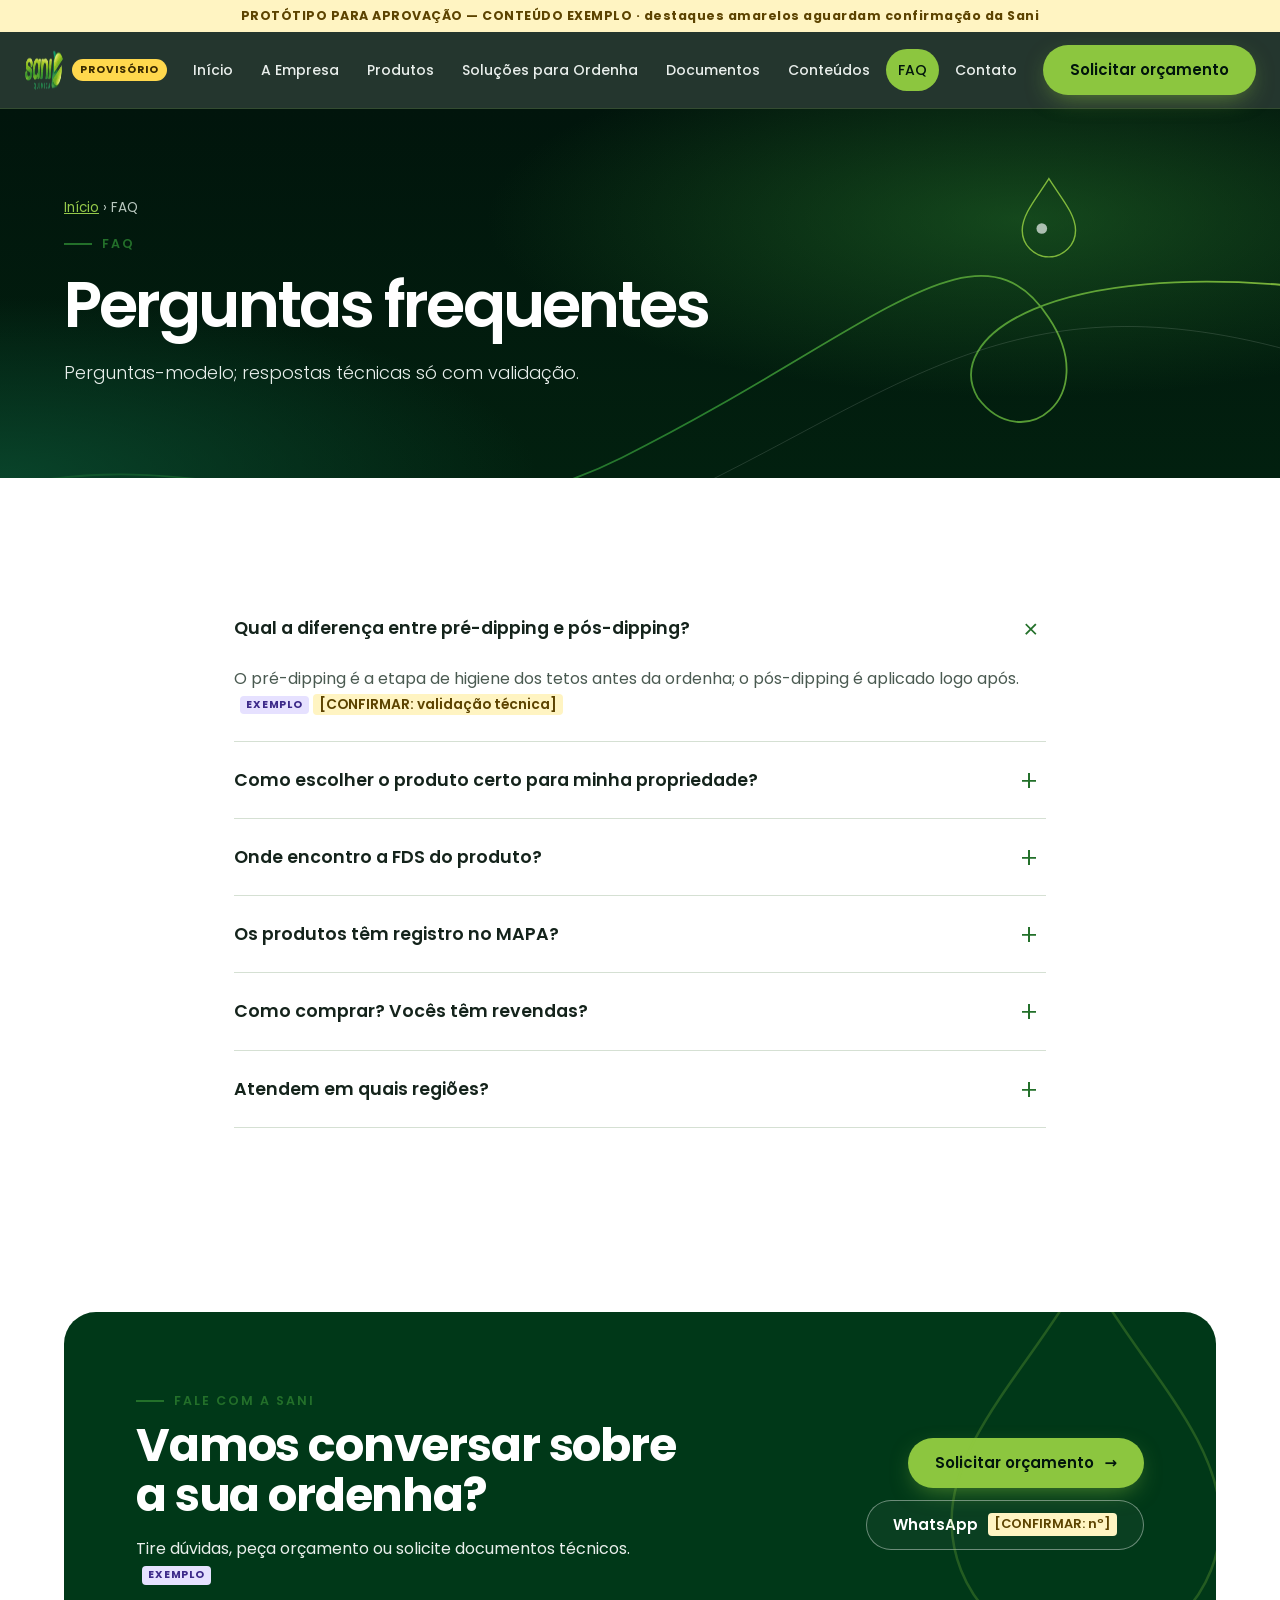
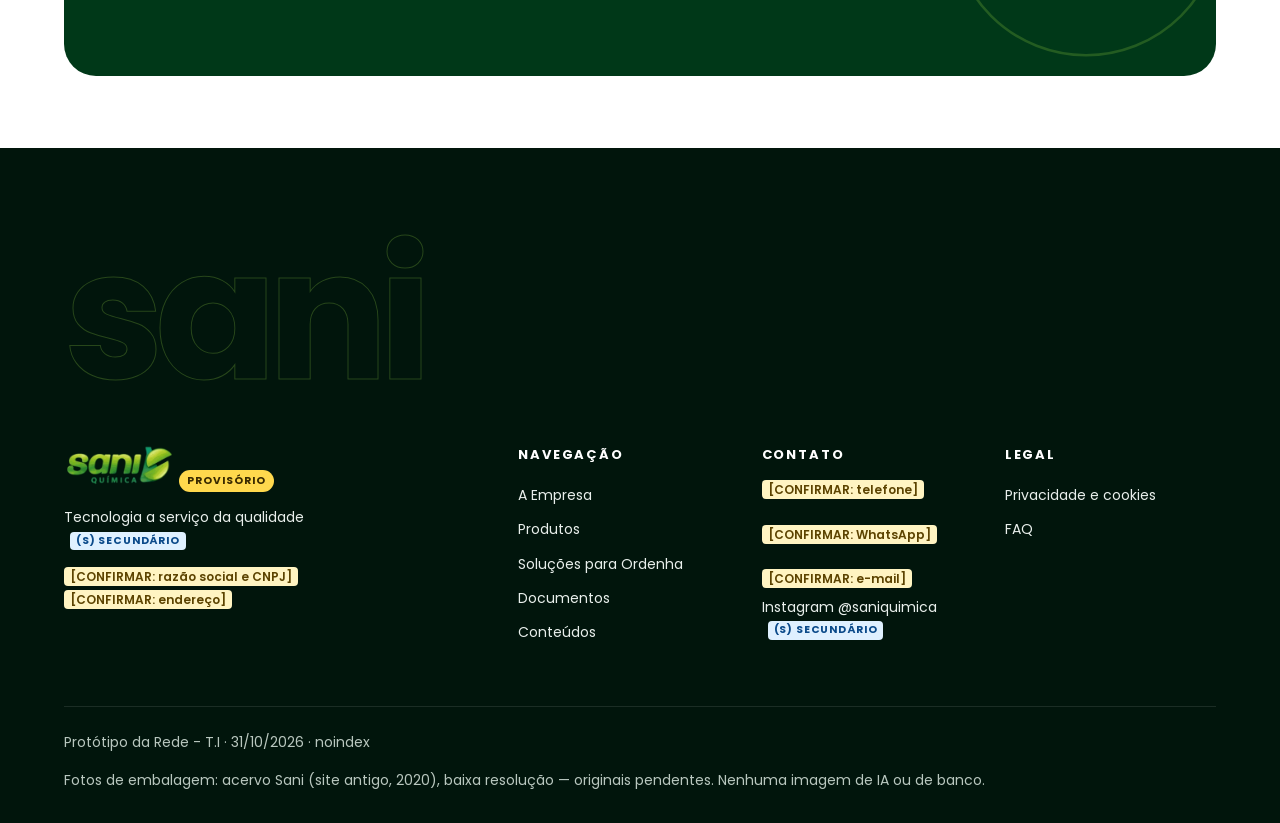
<file: faq.html>
<!doctype html><html lang="pt-BR" class="no-js"><head><meta charset="utf-8"><meta name="viewport" content="width=device-width,initial-scale=1,viewport-fit=cover"><meta name="robots" content="noindex,nofollow"><meta name="theme-color" content="#01150c">
<title>FAQ — Sani Química [PROTÓTIPO]</title><link rel="preload" href="assets/fonts/poppins-600.woff2" as="font" type="font/woff2" crossorigin><link rel="stylesheet" href="assets/style.css"></head><body>
<a class="skip" href="#conteudo">Pular para o conteúdo</a>
<div class="proto-banner" role="note">PROTÓTIPO PARA APROVAÇÃO — CONTEÚDO EXEMPLO · destaques amarelos aguardam confirmação da Sani</div>
<header class="site"><div class="container"><a class="logo" href="index.html"><img src="assets/logo-provisorio.png" alt="Sani Química (logo provisório)" width="117" height="42"></a><span class="tag-prov">PROVISÓRIO</span>
<nav class="main" id="menu" aria-label="Principal"><ul><li><a href="index.html">Início</a></li><li><a href="empresa.html">A Empresa</a></li><li><a href="catalogo.html">Produtos</a></li><li><a href="solucoes.html">Soluções para Ordenha</a></li><li><a href="documentos.html">Documentos</a></li><li><a href="conteudos.html">Conteúdos</a></li><li><a href="faq.html" aria-current=page>FAQ</a></li><li><a href="contato.html">Contato</a></li></ul><div class="menu-foot" hidden></div></nav>
<a class="btn btn-primary" href="contato.html">Solicitar orçamento</a><button class="menu-btn" aria-controls="menu" aria-expanded="false" aria-label="Abrir menu"><span></span></button></div></header>
<main id="conteudo"><section class="hero sub"><svg class="hero-line" viewBox="0 0 1440 560" preserveAspectRatio="xMidYMid slice" aria-hidden="true"><defs><linearGradient id="lg" x1="0" x2="1"><stop offset="0" stop-color="#0d4f2c"/><stop offset=".55" stop-color="#2f8a32"/><stop offset="1" stop-color="#8cc63f"/></linearGradient></defs>
<path class="draw" stroke="url(#lg)" stroke-width="2" d="M-40 436.8 C 260 347.2, 420 532.0, 700 392.0 S 1100 112.0, 1180 235.2 C 1240 324.79999999999995, 1150 392.0, 1100 324.79999999999995 C 1060 257.6, 1180 168.0, 1480 201.6"/>
<path class="draw" stroke="rgba(233,239,236,.18)" stroke-width="1" style="animation-delay:.8s" d="M-40 481.59999999999997 C 300 392.0, 500 560.0, 760 436.8 S 1150 179.20000000000002, 1480 280.0"/>
<g class="drop" transform="translate(1180 78.4)"><path d="M0 0 C 14 22, 30 40, 30 58 A 30 30 0 0 1 -30 58 C -30 40, -14 22, 0 0Z" fill="none" stroke="#8cc63f" stroke-width="1.6"/><circle cx="-8" cy="56" r="6" fill="#e9efec" opacity=".8"/></g></svg><div class="container"><div class="copy"><nav class="breadcrumb" aria-label="Trilha"><a href="index.html">Início</a> › FAQ</nav><span class="eyebrow">FAQ</span><h1>Perguntas frequentes</h1><p class="sub">Perguntas-modelo; respostas técnicas só com validação.</p></div></div></section>
<section><div class="container" style="max-width:860px"><details class="reveal" open><summary>Qual a diferença entre pré-dipping e pós-dipping?</summary><div>O pré-dipping é a etapa de higiene dos tetos antes da ordenha; o pós-dipping é aplicado logo após. <span class="ex">EXEMPLO</span> <span class="ph">[CONFIRMAR: validação técnica]</span></div></details><details class="reveal"><summary>Como escolher o produto certo para minha propriedade?</summary><div>Fale com um especialista da Sani. <a href="contato.html">Ir para contato</a></div></details><details class="reveal"><summary>Onde encontro a FDS do produto?</summary><div>Na página <a href="documentos.html">Documentos técnicos</a> e na página de cada produto.</div></details><details class="reveal"><summary>Os produtos têm registro no MAPA?</summary><div><span class="ph">[CONFIRMAR]</span></div></details><details class="reveal"><summary>Como comprar? Vocês têm revendas?</summary><div><span class="ph">[CONFIRMAR: modelo comercial]</span></div></details><details class="reveal"><summary>Atendem em quais regiões?</summary><div><span class="ph">[CONFIRMAR]</span></div></details></div></section><section class="tight"><div class="container"><div class="cta-band reveal"><svg width="420" height="420" viewBox="0 0 100 100" aria-hidden="true"><path d="M50 4 C62 26 82 44 82 64 A32 32 0 0 1 18 64 C18 44 38 26 50 4Z" fill="none" stroke="#8cc63f" stroke-width=".6"/></svg><div><span class="eyebrow">Fale com a Sani</span><h2>Vamos conversar sobre a sua ordenha?</h2><p>Tire dúvidas, peça orçamento ou solicite documentos técnicos. <span class="ex">EXEMPLO</span></p></div><div class="ctas"><a class="btn btn-primary" href="contato.html">Solicitar orçamento <span class="arr" aria-hidden="true">→</span></a><a class="btn btn-ghost" href="#">WhatsApp <span class="ph">[CONFIRMAR: nº]</span></a></div></div></div></section></main>
<footer class="site"><div class="container"><p class="big-word" aria-hidden="true">sani</p><div class="cols"><div><img src="assets/logo-provisorio.png" alt="" style="height:40px;width:auto" loading="lazy"> <span class="tag-prov">PROVISÓRIO</span><p style="max-width:300px">Tecnologia a serviço da qualidade <span class="ex" style="background:#dff0ff;color:#0b4a8a">(S) SECUNDÁRIO</span></p><p><span class="ph">[CONFIRMAR: razão social e CNPJ]</span><br><span class="ph">[CONFIRMAR: endereço]</span></p></div>
<div><h4>Navegação</h4><a href="empresa.html">A Empresa</a><br><a href="catalogo.html">Produtos</a><br><a href="solucoes.html">Soluções para Ordenha</a><br><a href="documentos.html">Documentos</a><br><a href="conteudos.html">Conteúdos</a></div>
<div><h4>Contato</h4><span class="ph">[CONFIRMAR: telefone]</span><br><br><span class="ph">[CONFIRMAR: WhatsApp]</span><br><br><span class="ph">[CONFIRMAR: e-mail]</span><br><a href="#">Instagram @saniquimica <span class="ex" style="background:#dff0ff;color:#0b4a8a">(S) SECUNDÁRIO</span></a></div>
<div><h4>Legal</h4><a href="privacidade.html">Privacidade e cookies</a><br><a href="faq.html">FAQ</a></div></div>
<div class="legal"><span>Protótipo da Rede - T.I · 31/10/2026 · noindex</span><span>Fotos de embalagem: acervo Sani (site antigo, 2020), baixa resolução — originais pendentes. Nenhuma imagem de IA ou de banco.</span></div></div></footer>
<nav class="mbar" aria-label="Ações rápidas"><a href="#" aria-label="WhatsApp (número a confirmar)"><svg viewBox="0 0 24 24" fill="none" stroke="currentColor" stroke-width="1.8"><path d="M4 20l1.4-4A8 8 0 1 1 8 18.6z"/></svg>WhatsApp</a><a class="hl" href="contato.html"><svg viewBox="0 0 24 24" fill="none" stroke="currentColor" stroke-width="1.8"><path d="M5 3h10l4 4v14H5zM9 12h6M9 16h6"/></svg>Orçamento</a><a href="catalogo.html"><svg viewBox="0 0 24 24" fill="none" stroke="currentColor" stroke-width="1.8"><rect x="3" y="3" width="7" height="7" rx="2"/><rect x="14" y="3" width="7" height="7" rx="2"/><rect x="3" y="14" width="7" height="7" rx="2"/><rect x="14" y="14" width="7" height="7" rx="2"/></svg>Catálogo</a></nav>
<script src="assets/app.js" defer></script></body></html>
</file>
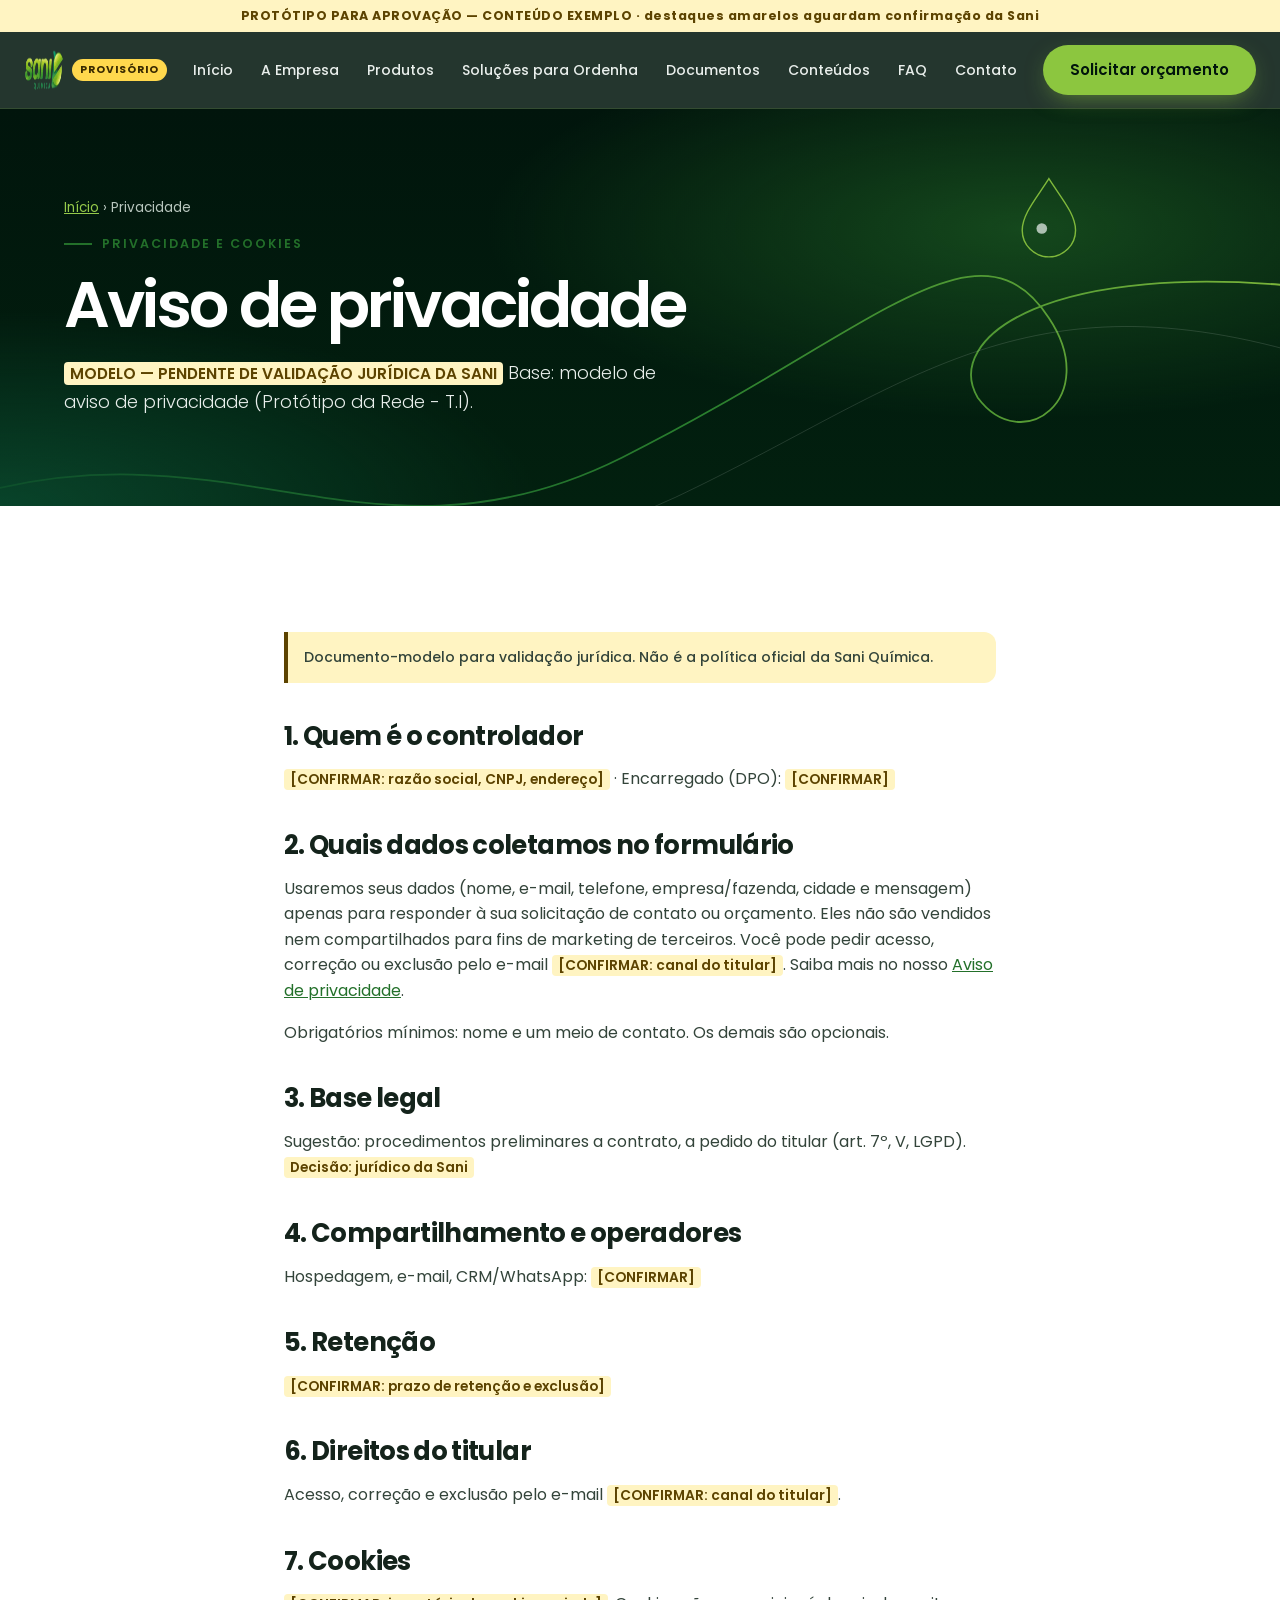
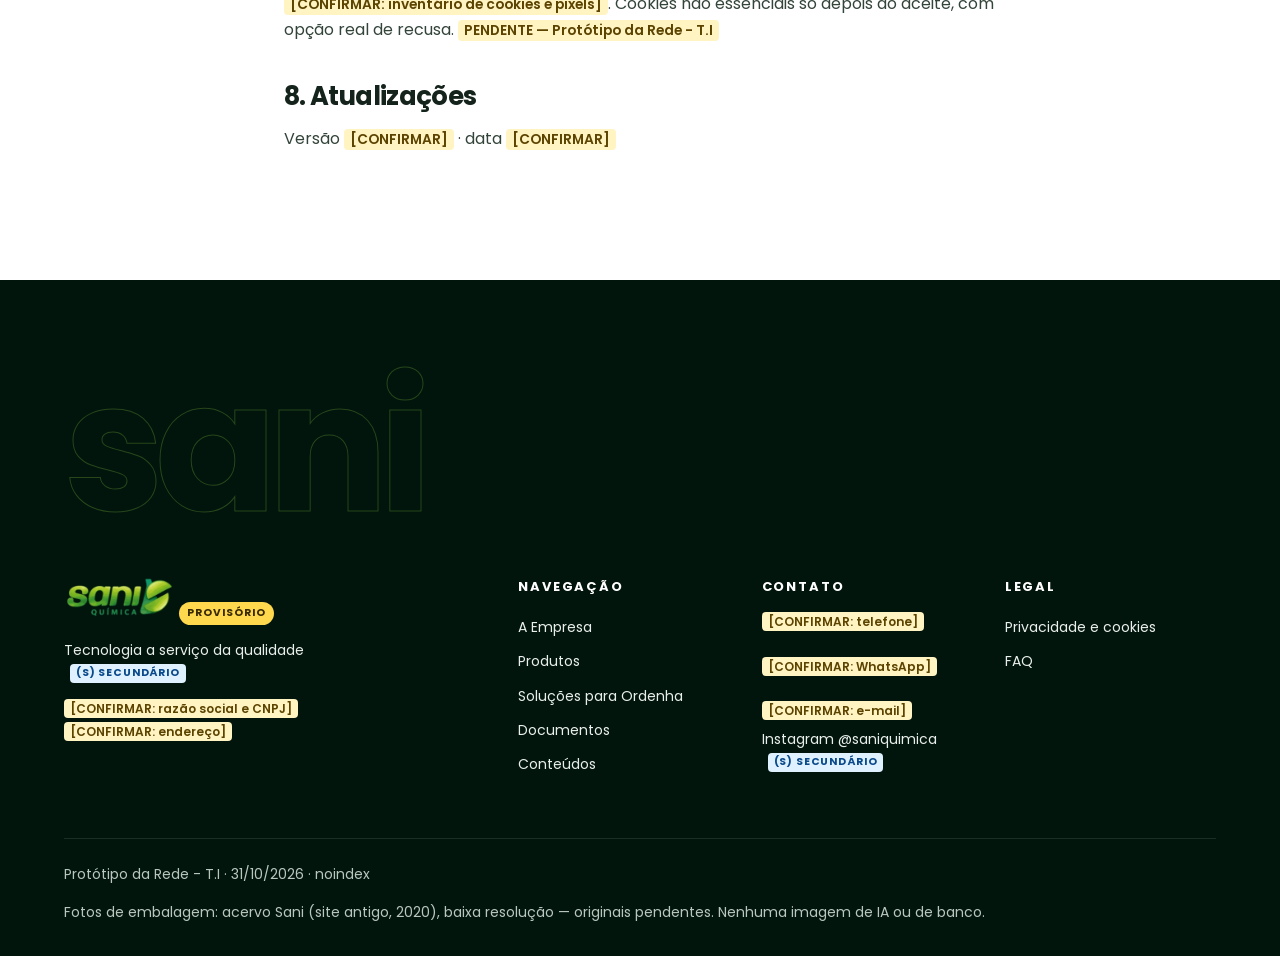
<file: privacidade.html>
<!doctype html><html lang="pt-BR" class="no-js"><head><meta charset="utf-8"><meta name="viewport" content="width=device-width,initial-scale=1,viewport-fit=cover"><meta name="robots" content="noindex,nofollow"><meta name="theme-color" content="#01150c">
<title>Privacidade — Sani Química [PROTÓTIPO]</title><link rel="preload" href="assets/fonts/poppins-600.woff2" as="font" type="font/woff2" crossorigin><link rel="stylesheet" href="assets/style.css"></head><body>
<a class="skip" href="#conteudo">Pular para o conteúdo</a>
<div class="proto-banner" role="note">PROTÓTIPO PARA APROVAÇÃO — CONTEÚDO EXEMPLO · destaques amarelos aguardam confirmação da Sani</div>
<header class="site"><div class="container"><a class="logo" href="index.html"><img src="assets/logo-provisorio.png" alt="Sani Química (logo provisório)" width="117" height="42"></a><span class="tag-prov">PROVISÓRIO</span>
<nav class="main" id="menu" aria-label="Principal"><ul><li><a href="index.html">Início</a></li><li><a href="empresa.html">A Empresa</a></li><li><a href="catalogo.html">Produtos</a></li><li><a href="solucoes.html">Soluções para Ordenha</a></li><li><a href="documentos.html">Documentos</a></li><li><a href="conteudos.html">Conteúdos</a></li><li><a href="faq.html">FAQ</a></li><li><a href="contato.html">Contato</a></li></ul><div class="menu-foot" hidden></div></nav>
<a class="btn btn-primary" href="contato.html">Solicitar orçamento</a><button class="menu-btn" aria-controls="menu" aria-expanded="false" aria-label="Abrir menu"><span></span></button></div></header>
<main id="conteudo"><section class="hero sub"><svg class="hero-line" viewBox="0 0 1440 560" preserveAspectRatio="xMidYMid slice" aria-hidden="true"><defs><linearGradient id="lg" x1="0" x2="1"><stop offset="0" stop-color="#0d4f2c"/><stop offset=".55" stop-color="#2f8a32"/><stop offset="1" stop-color="#8cc63f"/></linearGradient></defs>
<path class="draw" stroke="url(#lg)" stroke-width="2" d="M-40 436.8 C 260 347.2, 420 532.0, 700 392.0 S 1100 112.0, 1180 235.2 C 1240 324.79999999999995, 1150 392.0, 1100 324.79999999999995 C 1060 257.6, 1180 168.0, 1480 201.6"/>
<path class="draw" stroke="rgba(233,239,236,.18)" stroke-width="1" style="animation-delay:.8s" d="M-40 481.59999999999997 C 300 392.0, 500 560.0, 760 436.8 S 1150 179.20000000000002, 1480 280.0"/>
<g class="drop" transform="translate(1180 78.4)"><path d="M0 0 C 14 22, 30 40, 30 58 A 30 30 0 0 1 -30 58 C -30 40, -14 22, 0 0Z" fill="none" stroke="#8cc63f" stroke-width="1.6"/><circle cx="-8" cy="56" r="6" fill="#e9efec" opacity=".8"/></g></svg><div class="container"><div class="copy"><nav class="breadcrumb" aria-label="Trilha"><a href="index.html">Início</a> › Privacidade</nav><span class="eyebrow">Privacidade e cookies</span><h1>Aviso de privacidade</h1><p class="sub"><span class="ph">MODELO — PENDENTE DE VALIDAÇÃO JURÍDICA DA SANI</span> Base: modelo de aviso de privacidade (Protótipo da Rede - T.I).</p></div></div></section>
<section><div class="container prose"><p class="notice">Documento-modelo para validação jurídica. Não é a política oficial da Sani Química.</p>
<h2>1. Quem é o controlador</h2><p><span class="ph">[CONFIRMAR: razão social, CNPJ, endereço]</span> · Encarregado (DPO): <span class="ph">[CONFIRMAR]</span></p>
<h2>2. Quais dados coletamos no formulário</h2><p>Usaremos seus dados (nome, e-mail, telefone, empresa/fazenda, cidade e mensagem) apenas para responder à sua solicitação de contato ou orçamento. Eles não são vendidos nem compartilhados para fins de marketing de terceiros. Você pode pedir acesso, correção ou exclusão pelo e-mail <span class="ph">[CONFIRMAR: canal do titular]</span>. Saiba mais no nosso <a href="privacidade.html">Aviso de privacidade</a>.</p><p>Obrigatórios mínimos: nome e um meio de contato. Os demais são opcionais.</p>
<h2>3. Base legal</h2><p>Sugestão: procedimentos preliminares a contrato, a pedido do titular (art. 7º, V, LGPD). <span class="ph">Decisão: jurídico da Sani</span></p>
<h2>4. Compartilhamento e operadores</h2><p>Hospedagem, e-mail, CRM/WhatsApp: <span class="ph">[CONFIRMAR]</span></p>
<h2>5. Retenção</h2><p><span class="ph">[CONFIRMAR: prazo de retenção e exclusão]</span></p>
<h2>6. Direitos do titular</h2><p>Acesso, correção e exclusão pelo e-mail <span class="ph">[CONFIRMAR: canal do titular]</span>.</p>
<h2>7. Cookies</h2><p><span class="ph">[CONFIRMAR: inventário de cookies e pixels]</span>. Cookies não essenciais só depois do aceite, com opção real de recusa. <span class="ph">PENDENTE — Protótipo da Rede - T.I</span></p>
<h2>8. Atualizações</h2><p>Versão <span class="ph">[CONFIRMAR]</span> · data <span class="ph">[CONFIRMAR]</span></p></div></section></main>
<footer class="site"><div class="container"><p class="big-word" aria-hidden="true">sani</p><div class="cols"><div><img src="assets/logo-provisorio.png" alt="" style="height:40px;width:auto" loading="lazy"> <span class="tag-prov">PROVISÓRIO</span><p style="max-width:300px">Tecnologia a serviço da qualidade <span class="ex" style="background:#dff0ff;color:#0b4a8a">(S) SECUNDÁRIO</span></p><p><span class="ph">[CONFIRMAR: razão social e CNPJ]</span><br><span class="ph">[CONFIRMAR: endereço]</span></p></div>
<div><h4>Navegação</h4><a href="empresa.html">A Empresa</a><br><a href="catalogo.html">Produtos</a><br><a href="solucoes.html">Soluções para Ordenha</a><br><a href="documentos.html">Documentos</a><br><a href="conteudos.html">Conteúdos</a></div>
<div><h4>Contato</h4><span class="ph">[CONFIRMAR: telefone]</span><br><br><span class="ph">[CONFIRMAR: WhatsApp]</span><br><br><span class="ph">[CONFIRMAR: e-mail]</span><br><a href="#">Instagram @saniquimica <span class="ex" style="background:#dff0ff;color:#0b4a8a">(S) SECUNDÁRIO</span></a></div>
<div><h4>Legal</h4><a href="privacidade.html">Privacidade e cookies</a><br><a href="faq.html">FAQ</a></div></div>
<div class="legal"><span>Protótipo da Rede - T.I · 31/10/2026 · noindex</span><span>Fotos de embalagem: acervo Sani (site antigo, 2020), baixa resolução — originais pendentes. Nenhuma imagem de IA ou de banco.</span></div></div></footer>
<nav class="mbar" aria-label="Ações rápidas"><a href="#" aria-label="WhatsApp (número a confirmar)"><svg viewBox="0 0 24 24" fill="none" stroke="currentColor" stroke-width="1.8"><path d="M4 20l1.4-4A8 8 0 1 1 8 18.6z"/></svg>WhatsApp</a><a class="hl" href="contato.html"><svg viewBox="0 0 24 24" fill="none" stroke="currentColor" stroke-width="1.8"><path d="M5 3h10l4 4v14H5zM9 12h6M9 16h6"/></svg>Orçamento</a><a href="catalogo.html"><svg viewBox="0 0 24 24" fill="none" stroke="currentColor" stroke-width="1.8"><rect x="3" y="3" width="7" height="7" rx="2"/><rect x="14" y="3" width="7" height="7" rx="2"/><rect x="3" y="14" width="7" height="7" rx="2"/><rect x="14" y="14" width="7" height="7" rx="2"/></svg>Catálogo</a></nav>
<script src="assets/app.js" defer></script></body></html>
</file>
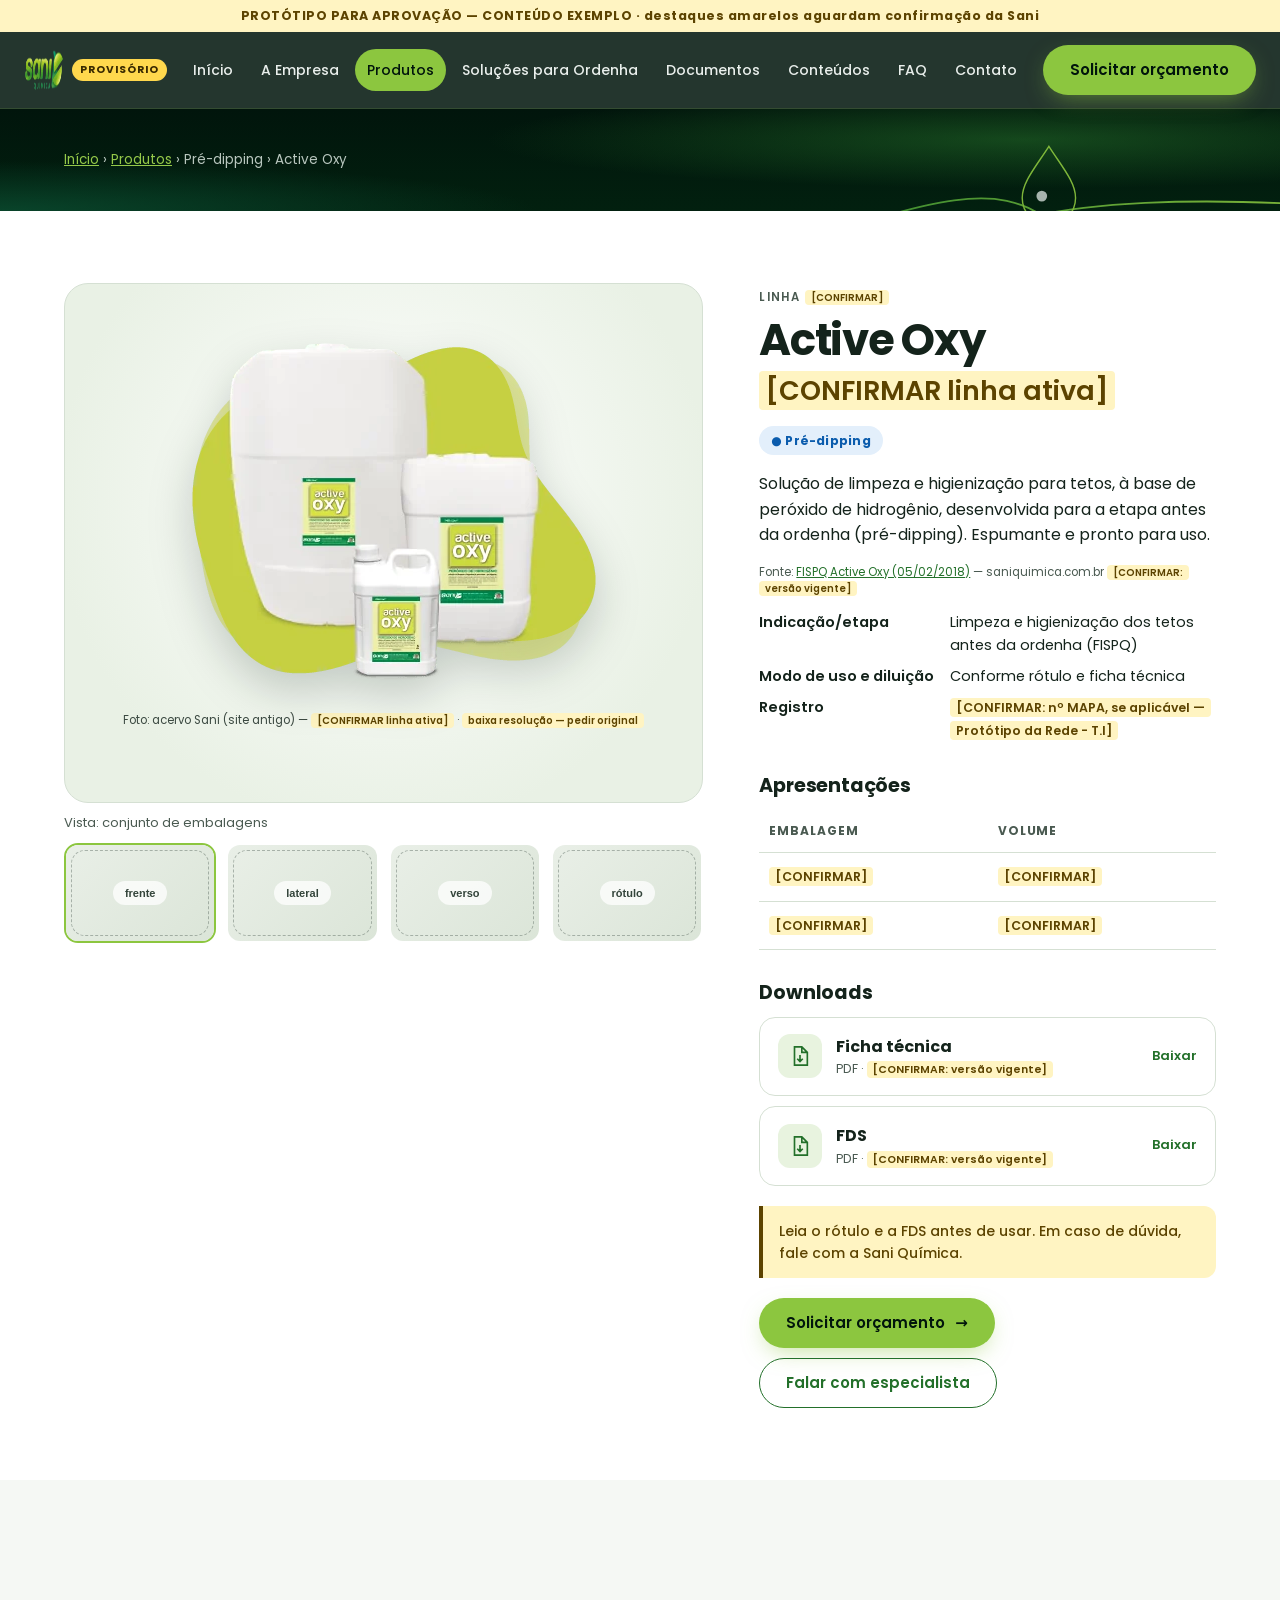
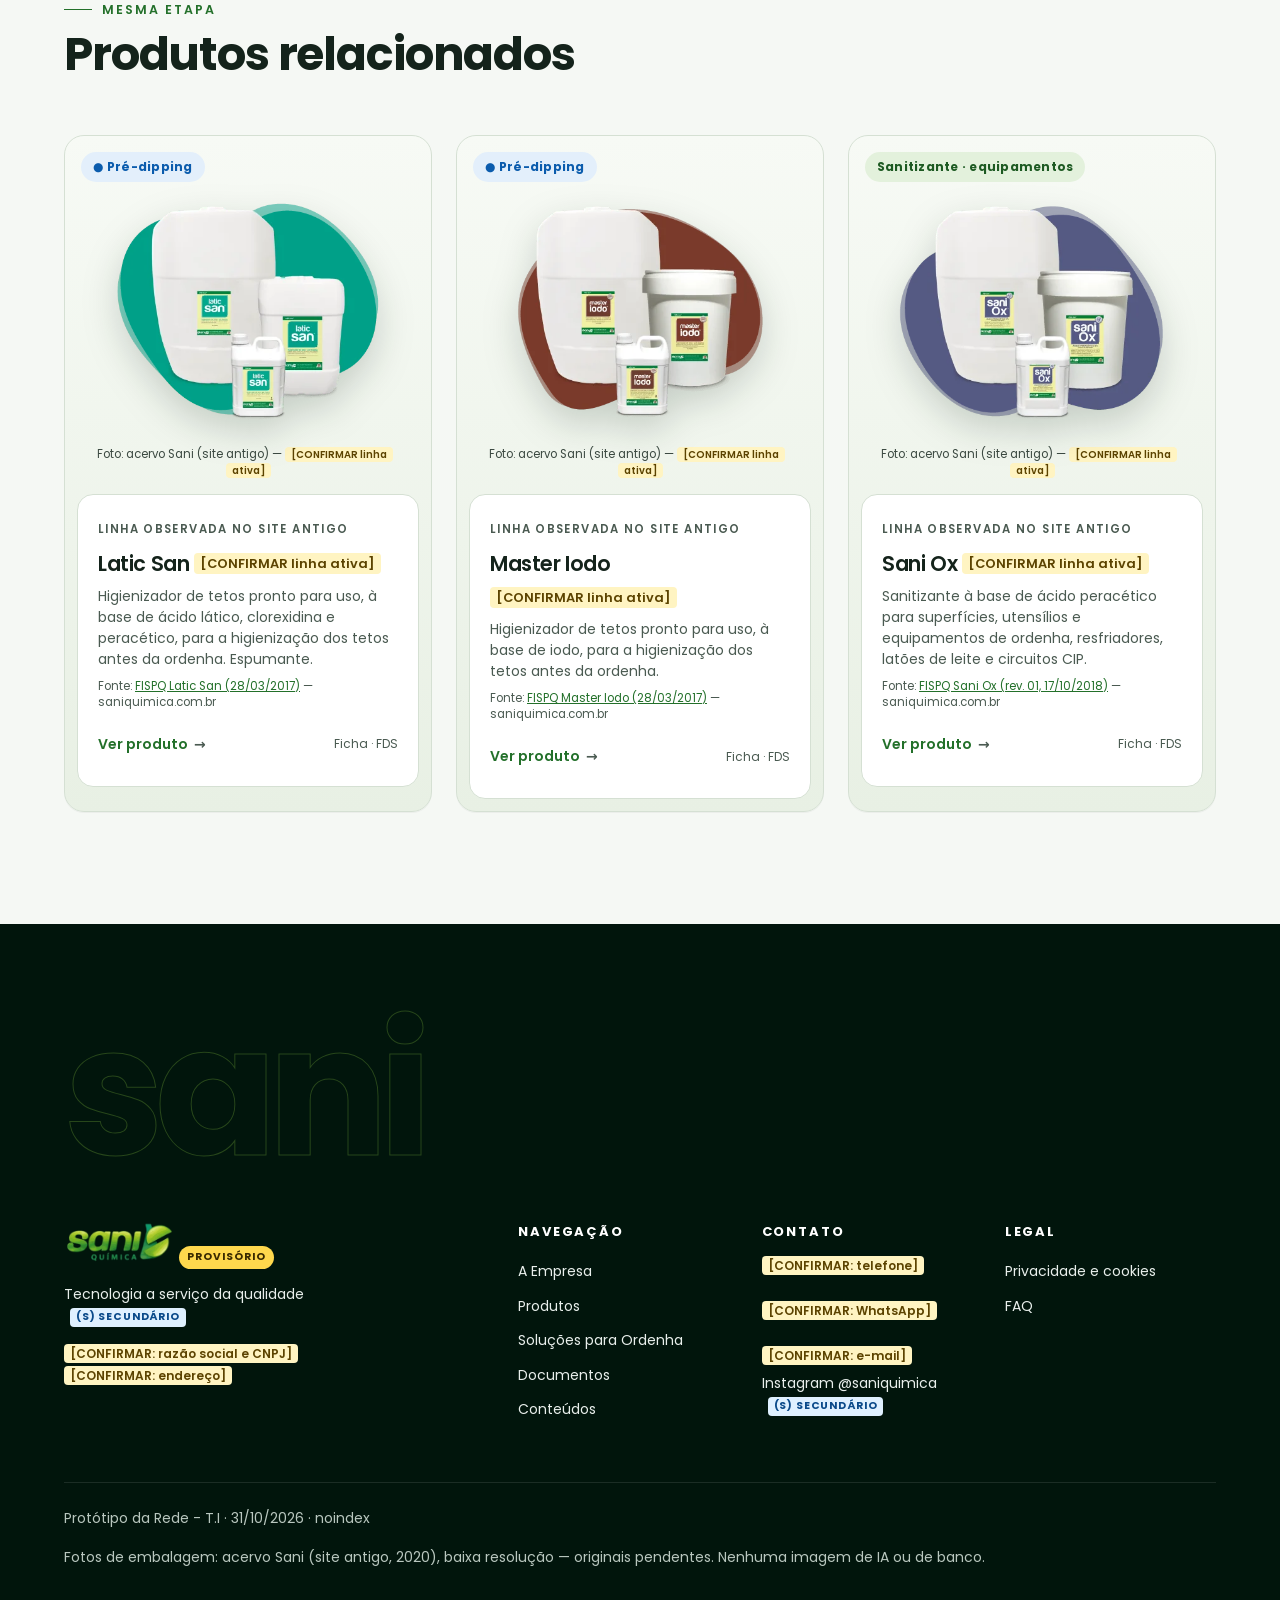
<file: produto.html>
<!doctype html><html lang="pt-BR" class="no-js"><head><meta charset="utf-8"><meta name="viewport" content="width=device-width,initial-scale=1,viewport-fit=cover"><meta name="robots" content="noindex,nofollow"><meta name="theme-color" content="#01150c">
<title>Active Oxy — Sani Química [PROTÓTIPO]</title><link rel="preload" href="assets/fonts/poppins-600.woff2" as="font" type="font/woff2" crossorigin><link rel="stylesheet" href="assets/style.css"></head><body>
<a class="skip" href="#conteudo">Pular para o conteúdo</a>
<div class="proto-banner" role="note">PROTÓTIPO PARA APROVAÇÃO — CONTEÚDO EXEMPLO · destaques amarelos aguardam confirmação da Sani</div>
<header class="site"><div class="container"><a class="logo" href="index.html"><img src="assets/logo-provisorio.png" alt="Sani Química (logo provisório)" width="117" height="42"></a><span class="tag-prov">PROVISÓRIO</span>
<nav class="main" id="menu" aria-label="Principal"><ul><li><a href="index.html">Início</a></li><li><a href="empresa.html">A Empresa</a></li><li><a href="catalogo.html" aria-current=page>Produtos</a></li><li><a href="solucoes.html">Soluções para Ordenha</a></li><li><a href="documentos.html">Documentos</a></li><li><a href="conteudos.html">Conteúdos</a></li><li><a href="faq.html">FAQ</a></li><li><a href="contato.html">Contato</a></li></ul><div class="menu-foot" hidden></div></nav>
<a class="btn btn-primary" href="contato.html">Solicitar orçamento</a><button class="menu-btn" aria-controls="menu" aria-expanded="false" aria-label="Abrir menu"><span></span></button></div></header>
<main id="conteudo"><section class="hero sub" style="padding:40px 0 32px"><svg class="hero-line" viewBox="0 0 1440 300" preserveAspectRatio="xMidYMid slice" aria-hidden="true"><defs><linearGradient id="lg" x1="0" x2="1"><stop offset="0" stop-color="#0d4f2c"/><stop offset=".55" stop-color="#2f8a32"/><stop offset="1" stop-color="#8cc63f"/></linearGradient></defs>
<path class="draw" stroke="url(#lg)" stroke-width="2" d="M-40 234.0 C 260 186.0, 420 285.0, 700 210.0 S 1100 60.0, 1180 126.0 C 1240 174.0, 1150 210.0, 1100 174.0 C 1060 138.0, 1180 90.0, 1480 108.0"/>
<path class="draw" stroke="rgba(233,239,236,.18)" stroke-width="1" style="animation-delay:.8s" d="M-40 258.0 C 300 210.0, 500 300.0, 760 234.0 S 1150 96.0, 1480 150.0"/>
<g class="drop" transform="translate(1180 42.00000000000001)"><path d="M0 0 C 14 22, 30 40, 30 58 A 30 30 0 0 1 -30 58 C -30 40, -14 22, 0 0Z" fill="none" stroke="#8cc63f" stroke-width="1.6"/><circle cx="-8" cy="56" r="6" fill="#e9efec" opacity=".8"/></g></svg><div class="container"><div class="copy"><nav class="breadcrumb" aria-label="Trilha"><a href="index.html">Início</a> › <a href="catalogo.html">Produtos</a> › Pré-dipping › Active Oxy</nav></div></div></section>
<section class="tight"><div class="container product"><div class="gallery"><figure class="pshot main"><img src="assets/img/active-oxy.webp" alt="Embalagens Active Oxy (bombona, balde e frasco) — foto do site antigo" width="525" height="375"><figcaption>Foto: acervo Sani (site antigo) — <span class="ph">[CONFIRMAR linha ativa]</span> · <span class="ph">baixa resolução — pedir original</span></figcaption></figure><p class="gl hint" aria-live="polite">Vista: conjunto de embalagens</p><div class="thumbs"><button aria-pressed="true" data-label="Vista frente: [FOTO SANI] pendente" aria-label="Ver frente"><div class="img-ph"><span>frente</span></div></button><button aria-pressed="false" data-label="Vista lateral: [FOTO SANI] pendente" aria-label="Ver lateral"><div class="img-ph"><span>lateral</span></div></button><button aria-pressed="false" data-label="Vista verso: [FOTO SANI] pendente" aria-label="Ver verso"><div class="img-ph"><span>verso</span></div></button><button aria-pressed="false" data-label="Vista rótulo: [FOTO SANI] pendente" aria-label="Ver rótulo"><div class="img-ph"><span>rótulo</span></div></button></div></div>
<div class="buybox"><span class="family">Linha <span class="ph">[CONFIRMAR]</span></span><h1 style="font-size:clamp(2rem,3.4vw,2.8rem);letter-spacing:-.03em;margin:8px 0 14px;line-height:1.1">Active Oxy <span class="ph ph-sm">[CONFIRMAR linha ativa]</span></h1><p style="margin:0 0 16px"><span class="badge badge-pre">● Pré-dipping</span></p>
<p>Solução de limpeza e higienização para tetos, à base de peróxido de hidrogênio, desenvolvida para a etapa antes da ordenha (pré-dipping). Espumante e pronto para uso.</p><p class="fonte">Fonte: <a href="https://saniquimica.com.br/wp-content/uploads/2020/08/ACTIVE-OXY.pdf" rel="noopener">FISPQ Active Oxy (05/02/2018)</a> — saniquimica.com.br <span class="ph">[CONFIRMAR: versão vigente]</span></p>
<dl style="display:grid;grid-template-columns:auto 1fr;gap:8px 16px;font-size:14.5px"><dt style="font-weight:600">Indicação/etapa</dt><dd style="margin:0">Limpeza e higienização dos tetos antes da ordenha (FISPQ)</dd><dt style="font-weight:600">Modo de uso e diluição</dt><dd style="margin:0">Conforme rótulo e ficha técnica</dd><dt style="font-weight:600">Registro</dt><dd style="margin:0"><span class="ph">[CONFIRMAR: nº MAPA, se aplicável — Protótipo da Rede - T.I]</span></dd></dl>
<h3 style="margin-top:28px">Apresentações</h3><table><thead><tr><th>Embalagem</th><th>Volume</th></tr></thead><tbody><tr><td><span class="ph">[CONFIRMAR]</span></td><td><span class="ph">[CONFIRMAR]</span></td></tr><tr><td><span class="ph">[CONFIRMAR]</span></td><td><span class="ph">[CONFIRMAR]</span></td></tr></tbody></table>
<h3 style="margin-top:28px">Downloads</h3><div class="grid" style="gap:10px"><a class="doc" href="#"><span class="ic"><svg width="22" height="22" viewBox="0 0 24 24" fill="none" stroke="#23702a" stroke-width="1.8" aria-hidden="true"><path d="M6 2h8l6 6v14H6zM14 2v6h6M12 11v7m-3-3 3 3 3-3"/></svg></span><span><strong>Ficha técnica</strong><small>PDF · <span class="ph">[CONFIRMAR: versão vigente]</span></small></span><span class="go">Baixar</span></a><a class="doc" href="#"><span class="ic"><svg width="22" height="22" viewBox="0 0 24 24" fill="none" stroke="#23702a" stroke-width="1.8" aria-hidden="true"><path d="M6 2h8l6 6v14H6zM14 2v6h6M12 11v7m-3-3 3 3 3-3"/></svg></span><span><strong>FDS</strong><small>PDF · <span class="ph">[CONFIRMAR: versão vigente]</span></small></span><span class="go">Baixar</span></a></div>
<p class="notice" style="margin-top:20px">Leia o rótulo e a FDS antes de usar. Em caso de dúvida, fale com a Sani Química.</p>
<div style="display:flex;gap:10px;flex-wrap:wrap;margin-top:20px"><a class="btn btn-primary" href="contato.html">Solicitar orçamento <span class="arr" aria-hidden="true">→</span></a><a class="btn btn-secondary" href="contato.html">Falar com especialista</a></div></div></div></section>
<section class="alt"><div class="container"><div class="sec-head reveal"><div class="t"><span class="eyebrow">Mesma etapa</span><h2>Produtos relacionados</h2></div><div class="d"></div></div><div class="pgrid"><article class="pcard v2 reveal" style="transition-delay:0ms"><figure class="pshot"><img src="assets/img/latic-san.webp" alt="Embalagens Latic San (bombona, balde e frasco) — foto do site antigo" width="525" height="375" loading="lazy" decoding="async"><figcaption>Foto: acervo Sani (site antigo) — <span class="ph">[CONFIRMAR linha ativa]</span></figcaption></figure><div class="pill"><span class="badge badge-pre">● Pré-dipping</span></div><div class="glass"><span class="family">Linha observada no site antigo</span><h3>Latic San <span class="ph ph-sm">[CONFIRMAR linha ativa]</span></h3><p class="pdesc">Higienizador de tetos pronto para uso, à base de ácido lático, clorexidina e peracético, para a higienização dos tetos antes da ordenha. Espumante.</p><p class="fonte">Fonte: <a href="https://saniquimica.com.br/wp-content/uploads/2020/08/LATIC-SAN.pdf" rel="noopener">FISPQ Latic San (28/03/2017)</a> — saniquimica.com.br</p><div class="row"><a class="stretch" href="produto.html" aria-label="Ver produto Latic San">Ver produto <span class="arr" aria-hidden="true">→</span></a><span style="font-size:12px;color:#b9c7bf">Ficha · FDS</span></div></div></article><article class="pcard v2 reveal" style="transition-delay:80ms"><figure class="pshot"><img src="assets/img/master-iodo.webp" alt="Embalagens Master Iodo (bombona, balde e frasco) — foto do site antigo" width="525" height="375" loading="lazy" decoding="async"><figcaption>Foto: acervo Sani (site antigo) — <span class="ph">[CONFIRMAR linha ativa]</span></figcaption></figure><div class="pill"><span class="badge badge-pre">● Pré-dipping</span></div><div class="glass"><span class="family">Linha observada no site antigo</span><h3>Master Iodo <span class="ph ph-sm">[CONFIRMAR linha ativa]</span></h3><p class="pdesc">Higienizador de tetos pronto para uso, à base de iodo, para a higienização dos tetos antes da ordenha.</p><p class="fonte">Fonte: <a href="https://saniquimica.com.br/wp-content/uploads/2020/08/MASTER-IODO.pdf" rel="noopener">FISPQ Master Iodo (28/03/2017)</a> — saniquimica.com.br</p><div class="row"><a class="stretch" href="produto.html" aria-label="Ver produto Master Iodo">Ver produto <span class="arr" aria-hidden="true">→</span></a><span style="font-size:12px;color:#b9c7bf">Ficha · FDS</span></div></div></article><article class="pcard v2 reveal" style="transition-delay:160ms"><figure class="pshot"><img src="assets/img/sani-ox.webp" alt="Embalagens Sani Ox (bombona, balde e frasco) — foto do site antigo" width="525" height="375" loading="lazy" decoding="async"><figcaption>Foto: acervo Sani (site antigo) — <span class="ph">[CONFIRMAR linha ativa]</span></figcaption></figure><div class="pill"><span class="badge badge-eq">Sanitizante · equipamentos</span></div><div class="glass"><span class="family">Linha observada no site antigo</span><h3>Sani Ox <span class="ph ph-sm">[CONFIRMAR linha ativa]</span></h3><p class="pdesc">Sanitizante à base de ácido peracético para superfícies, utensílios e equipamentos de ordenha, resfriadores, latões de leite e circuitos CIP.</p><p class="fonte">Fonte: <a href="https://saniquimica.com.br/wp-content/uploads/2020/08/SANI-OX.pdf" rel="noopener">FISPQ Sani Ox (rev. 01, 17/10/2018)</a> — saniquimica.com.br</p><div class="row"><a class="stretch" href="produto.html" aria-label="Ver produto Sani Ox">Ver produto <span class="arr" aria-hidden="true">→</span></a><span style="font-size:12px;color:#b9c7bf">Ficha · FDS</span></div></div></article></div></div></section></main>
<footer class="site"><div class="container"><p class="big-word" aria-hidden="true">sani</p><div class="cols"><div><img src="assets/logo-provisorio.png" alt="" style="height:40px;width:auto" loading="lazy"> <span class="tag-prov">PROVISÓRIO</span><p style="max-width:300px">Tecnologia a serviço da qualidade <span class="ex" style="background:#dff0ff;color:#0b4a8a">(S) SECUNDÁRIO</span></p><p><span class="ph">[CONFIRMAR: razão social e CNPJ]</span><br><span class="ph">[CONFIRMAR: endereço]</span></p></div>
<div><h4>Navegação</h4><a href="empresa.html">A Empresa</a><br><a href="catalogo.html">Produtos</a><br><a href="solucoes.html">Soluções para Ordenha</a><br><a href="documentos.html">Documentos</a><br><a href="conteudos.html">Conteúdos</a></div>
<div><h4>Contato</h4><span class="ph">[CONFIRMAR: telefone]</span><br><br><span class="ph">[CONFIRMAR: WhatsApp]</span><br><br><span class="ph">[CONFIRMAR: e-mail]</span><br><a href="#">Instagram @saniquimica <span class="ex" style="background:#dff0ff;color:#0b4a8a">(S) SECUNDÁRIO</span></a></div>
<div><h4>Legal</h4><a href="privacidade.html">Privacidade e cookies</a><br><a href="faq.html">FAQ</a></div></div>
<div class="legal"><span>Protótipo da Rede - T.I · 31/10/2026 · noindex</span><span>Fotos de embalagem: acervo Sani (site antigo, 2020), baixa resolução — originais pendentes. Nenhuma imagem de IA ou de banco.</span></div></div></footer>
<nav class="mbar" aria-label="Ações rápidas"><a href="#" aria-label="WhatsApp (número a confirmar)"><svg viewBox="0 0 24 24" fill="none" stroke="currentColor" stroke-width="1.8"><path d="M4 20l1.4-4A8 8 0 1 1 8 18.6z"/></svg>WhatsApp</a><a class="hl" href="contato.html"><svg viewBox="0 0 24 24" fill="none" stroke="currentColor" stroke-width="1.8"><path d="M5 3h10l4 4v14H5zM9 12h6M9 16h6"/></svg>Orçamento</a><a href="catalogo.html"><svg viewBox="0 0 24 24" fill="none" stroke="currentColor" stroke-width="1.8"><rect x="3" y="3" width="7" height="7" rx="2"/><rect x="14" y="3" width="7" height="7" rx="2"/><rect x="3" y="14" width="7" height="7" rx="2"/><rect x="14" y="14" width="7" height="7" rx="2"/></svg>Catálogo</a></nav>
<script src="assets/app.js" defer></script></body></html>
</file>
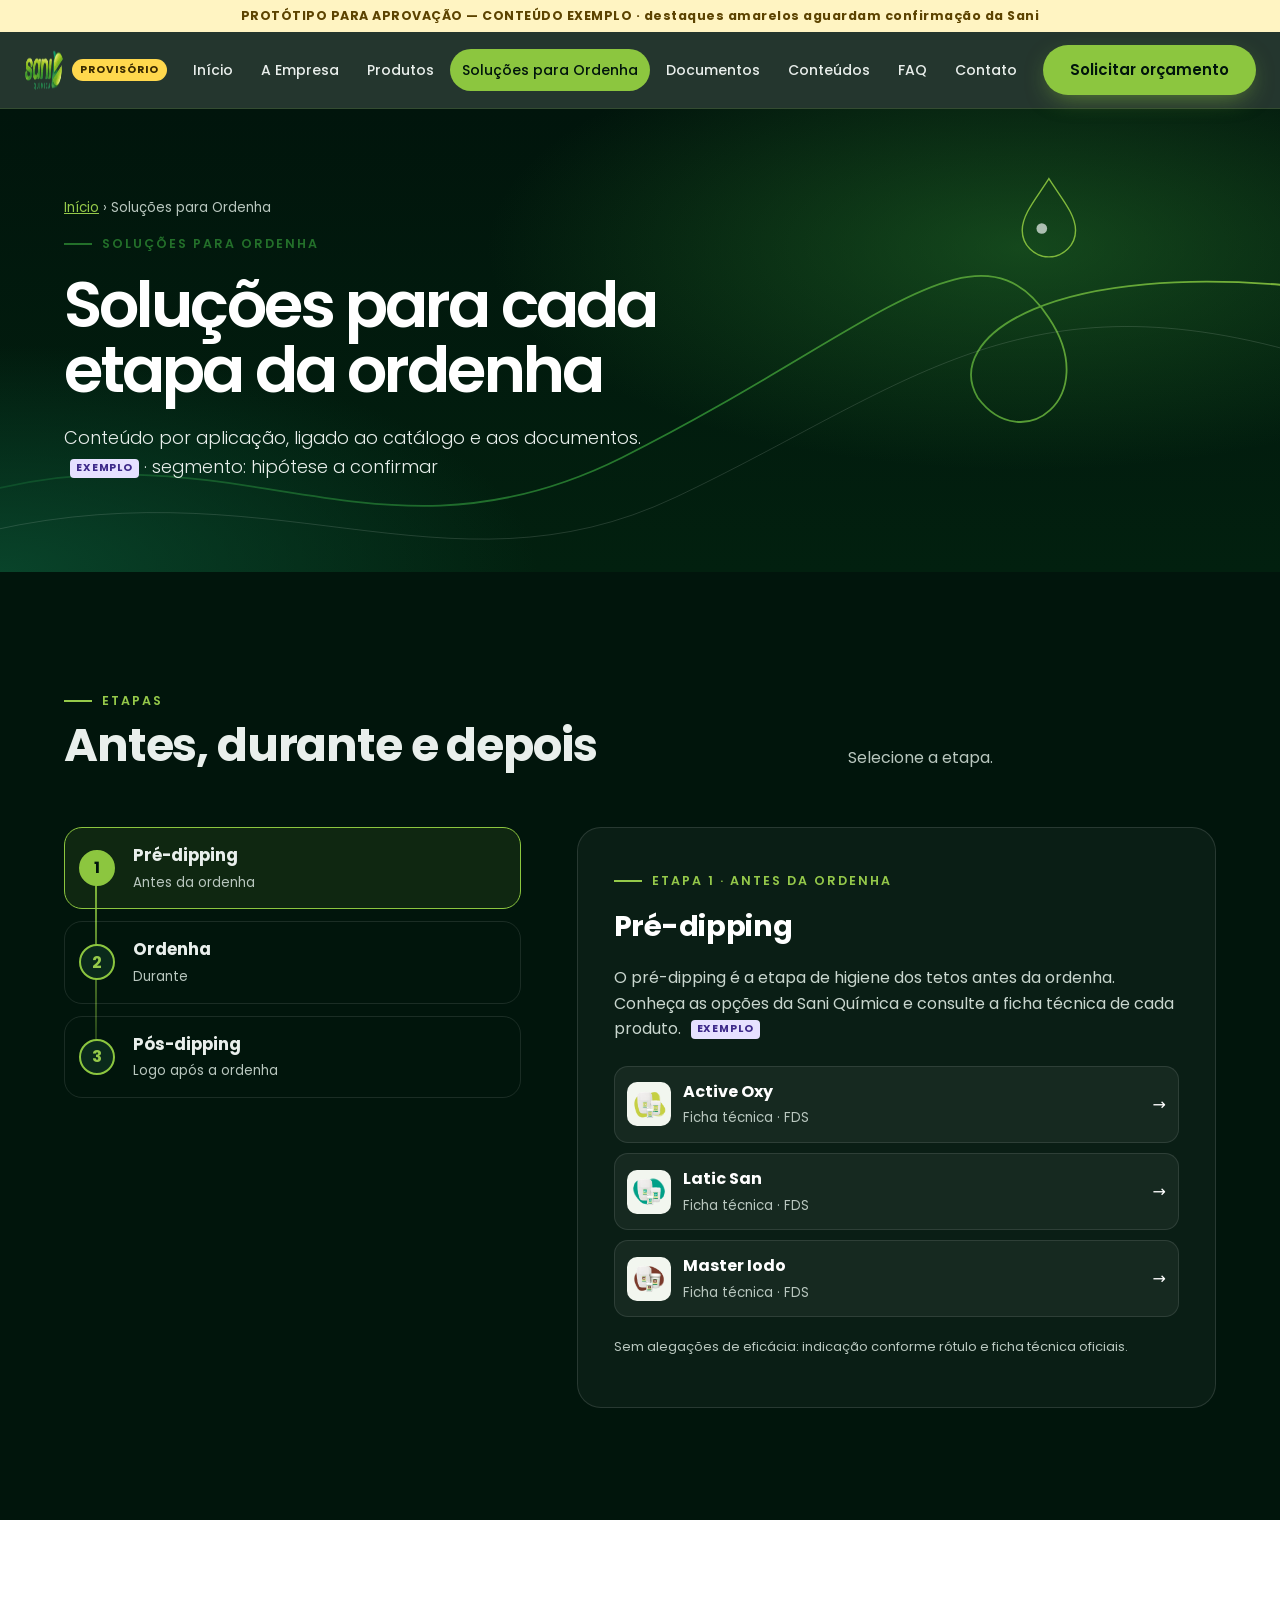
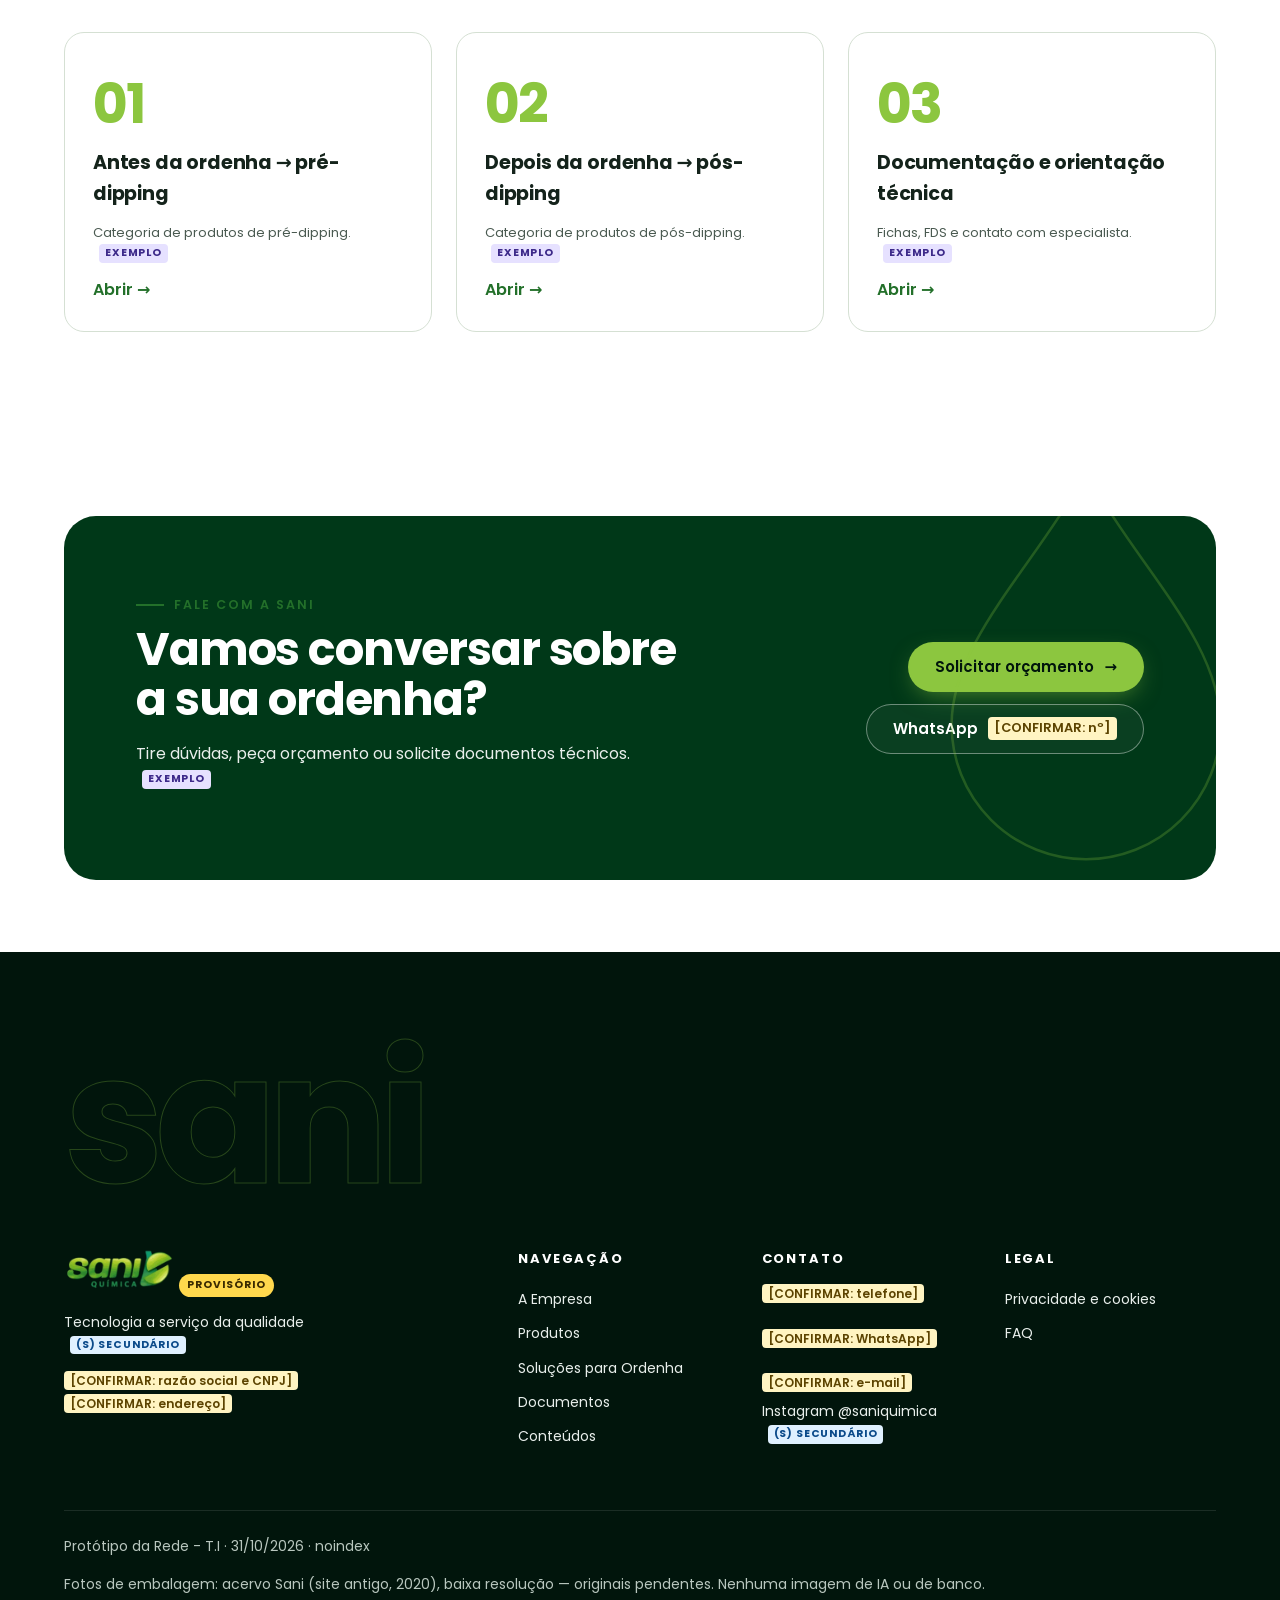
<file: solucoes.html>
<!doctype html><html lang="pt-BR" class="no-js"><head><meta charset="utf-8"><meta name="viewport" content="width=device-width,initial-scale=1,viewport-fit=cover"><meta name="robots" content="noindex,nofollow"><meta name="theme-color" content="#01150c">
<title>Soluções para Ordenha — Sani Química [PROTÓTIPO]</title><link rel="preload" href="assets/fonts/poppins-600.woff2" as="font" type="font/woff2" crossorigin><link rel="stylesheet" href="assets/style.css"></head><body>
<a class="skip" href="#conteudo">Pular para o conteúdo</a>
<div class="proto-banner" role="note">PROTÓTIPO PARA APROVAÇÃO — CONTEÚDO EXEMPLO · destaques amarelos aguardam confirmação da Sani</div>
<header class="site"><div class="container"><a class="logo" href="index.html"><img src="assets/logo-provisorio.png" alt="Sani Química (logo provisório)" width="117" height="42"></a><span class="tag-prov">PROVISÓRIO</span>
<nav class="main" id="menu" aria-label="Principal"><ul><li><a href="index.html">Início</a></li><li><a href="empresa.html">A Empresa</a></li><li><a href="catalogo.html">Produtos</a></li><li><a href="solucoes.html" aria-current=page>Soluções para Ordenha</a></li><li><a href="documentos.html">Documentos</a></li><li><a href="conteudos.html">Conteúdos</a></li><li><a href="faq.html">FAQ</a></li><li><a href="contato.html">Contato</a></li></ul><div class="menu-foot" hidden></div></nav>
<a class="btn btn-primary" href="contato.html">Solicitar orçamento</a><button class="menu-btn" aria-controls="menu" aria-expanded="false" aria-label="Abrir menu"><span></span></button></div></header>
<main id="conteudo"><section class="hero sub"><svg class="hero-line" viewBox="0 0 1440 560" preserveAspectRatio="xMidYMid slice" aria-hidden="true"><defs><linearGradient id="lg" x1="0" x2="1"><stop offset="0" stop-color="#0d4f2c"/><stop offset=".55" stop-color="#2f8a32"/><stop offset="1" stop-color="#8cc63f"/></linearGradient></defs>
<path class="draw" stroke="url(#lg)" stroke-width="2" d="M-40 436.8 C 260 347.2, 420 532.0, 700 392.0 S 1100 112.0, 1180 235.2 C 1240 324.79999999999995, 1150 392.0, 1100 324.79999999999995 C 1060 257.6, 1180 168.0, 1480 201.6"/>
<path class="draw" stroke="rgba(233,239,236,.18)" stroke-width="1" style="animation-delay:.8s" d="M-40 481.59999999999997 C 300 392.0, 500 560.0, 760 436.8 S 1150 179.20000000000002, 1480 280.0"/>
<g class="drop" transform="translate(1180 78.4)"><path d="M0 0 C 14 22, 30 40, 30 58 A 30 30 0 0 1 -30 58 C -30 40, -14 22, 0 0Z" fill="none" stroke="#8cc63f" stroke-width="1.6"/><circle cx="-8" cy="56" r="6" fill="#e9efec" opacity=".8"/></g></svg><div class="container"><div class="copy"><nav class="breadcrumb" aria-label="Trilha"><a href="index.html">Início</a> › Soluções para Ordenha</nav><span class="eyebrow">Soluções para Ordenha</span><h1>Soluções para cada etapa da ordenha</h1><p class="sub">Conteúdo por aplicação, ligado ao catálogo e aos documentos. <span class="ex">EXEMPLO</span> · segmento: hipótese a confirmar</p></div></div></section>
<section class="dark"><div class="container"><div class="sec-head reveal"><div class="t"><span class="eyebrow">Etapas</span><h2>Antes, durante e depois</h2></div><div class="d">Selecione a etapa.</div></div><div class="timeline"><div class="steps-tabs reveal" role="tablist" aria-label="Etapas da ordenha" aria-orientation="vertical"><button class="step" role="tab" id="t-pre" aria-controls="p-pre" aria-selected="true" tabindex="0"><span class="n">1</span><span><strong>Pré-dipping</strong><small>Antes da ordenha</small></span></button><button class="step" role="tab" id="t-ord" aria-controls="p-ord" aria-selected="false" tabindex="-1"><span class="n">2</span><span><strong>Ordenha</strong><small>Durante</small></span></button><button class="step" role="tab" id="t-pos" aria-controls="p-pos" aria-selected="false" tabindex="-1"><span class="n">3</span><span><strong>Pós-dipping</strong><small>Logo após a ordenha</small></span></button></div><div class="reveal"><div class="panel in" role="tabpanel" id="p-pre" aria-labelledby="t-pre"><span class="eyebrow">Etapa 1 · Antes da ordenha</span><h3 style="margin-top:12px">Pré-dipping</h3><p>O pré-dipping é a etapa de higiene dos tetos antes da ordenha. Conheça as opções da Sani Química e consulte a ficha técnica de cada produto. <span class="ex">EXEMPLO</span></p><div class="grid" style="gap:10px;margin-top:24px"><a class="mini" href="produto.html"><span class="th"><img src="assets/img/active-oxy.webp" alt="" width="44" height="44" loading="lazy"></span><span><strong>Active Oxy</strong><br><small style="color:#b9c7bf">Ficha técnica · FDS</small></span><span style="margin-left:auto"><span class="arr" aria-hidden="true">→</span></span></a><a class="mini" href="produto.html"><span class="th"><img src="assets/img/latic-san.webp" alt="" width="44" height="44" loading="lazy"></span><span><strong>Latic San</strong><br><small style="color:#b9c7bf">Ficha técnica · FDS</small></span><span style="margin-left:auto"><span class="arr" aria-hidden="true">→</span></span></a><a class="mini" href="produto.html"><span class="th"><img src="assets/img/master-iodo.webp" alt="" width="44" height="44" loading="lazy"></span><span><strong>Master Iodo</strong><br><small style="color:#b9c7bf">Ficha técnica · FDS</small></span><span style="margin-left:auto"><span class="arr" aria-hidden="true">→</span></span></a></div><p style="margin-top:20px;font-size:13px;color:#b9c7bf">Sem alegações de eficácia: indicação conforme rótulo e ficha técnica oficiais.</p></div><div class="panel" role="tabpanel" id="p-ord" aria-labelledby="t-ord" hidden><span class="eyebrow">Etapa 2 · Durante</span><h3 style="margin-top:12px">Ordenha</h3><p>Etapa de ordenha propriamente dita. Conteúdo desta etapa <span class="ph">[CONFIRMAR: a Sani possui linha para equipamentos/limpeza?]</span> <span class="ex">EXEMPLO</span></p><div class="grid" style="gap:10px;margin-top:24px"><p class="ph">[CONFIRMAR produtos desta etapa — nenhuma foto de pós-dipping no acervo usado]</p></div><p style="margin-top:20px;font-size:13px;color:#b9c7bf">Sem alegações de eficácia: indicação conforme rótulo e ficha técnica oficiais.</p></div><div class="panel" role="tabpanel" id="p-pos" aria-labelledby="t-pos" hidden><span class="eyebrow">Etapa 3 · Logo após a ordenha</span><h3 style="margin-top:12px">Pós-dipping</h3><p>O pós-dipping é aplicado nos tetos logo após a ordenha. Veja as opções da Sani Química e a documentação de cada produto. <span class="ex">EXEMPLO</span></p><div class="grid" style="gap:10px;margin-top:24px"><p class="ph">[CONFIRMAR produtos desta etapa — nenhuma foto de pós-dipping no acervo usado]</p></div><p style="margin-top:20px;font-size:13px;color:#b9c7bf">Sem alegações de eficácia: indicação conforme rótulo e ficha técnica oficiais.</p></div></div></div></div></section>
<section><div class="container"><div class="grid g3"><a class="card reveal" href="catalogo.html" style="transition-delay:0ms"><span style="font-size:3.4rem;font-weight:700;color:var(--c-lime);letter-spacing:-.04em">01</span><h3>Antes da ordenha → pré-dipping</h3><p class="hint">Categoria de produtos de pré-dipping. <span class="ex">EXEMPLO</span></p><span style="color:var(--c-green-text);font-weight:600">Abrir <span class="arr" aria-hidden="true">→</span></span></a><a class="card reveal" href="catalogo.html" style="transition-delay:90ms"><span style="font-size:3.4rem;font-weight:700;color:var(--c-lime);letter-spacing:-.04em">02</span><h3>Depois da ordenha → pós-dipping</h3><p class="hint">Categoria de produtos de pós-dipping. <span class="ex">EXEMPLO</span></p><span style="color:var(--c-green-text);font-weight:600">Abrir <span class="arr" aria-hidden="true">→</span></span></a><a class="card reveal" href="documentos.html" style="transition-delay:180ms"><span style="font-size:3.4rem;font-weight:700;color:var(--c-lime);letter-spacing:-.04em">03</span><h3>Documentação e orientação técnica</h3><p class="hint">Fichas, FDS e contato com especialista. <span class="ex">EXEMPLO</span></p><span style="color:var(--c-green-text);font-weight:600">Abrir <span class="arr" aria-hidden="true">→</span></span></a></div></div>
</section><section class="tight"><div class="container"><div class="cta-band reveal"><svg width="420" height="420" viewBox="0 0 100 100" aria-hidden="true"><path d="M50 4 C62 26 82 44 82 64 A32 32 0 0 1 18 64 C18 44 38 26 50 4Z" fill="none" stroke="#8cc63f" stroke-width=".6"/></svg><div><span class="eyebrow">Fale com a Sani</span><h2>Vamos conversar sobre a sua ordenha?</h2><p>Tire dúvidas, peça orçamento ou solicite documentos técnicos. <span class="ex">EXEMPLO</span></p></div><div class="ctas"><a class="btn btn-primary" href="contato.html">Solicitar orçamento <span class="arr" aria-hidden="true">→</span></a><a class="btn btn-ghost" href="#">WhatsApp <span class="ph">[CONFIRMAR: nº]</span></a></div></div></div></section></main>
<footer class="site"><div class="container"><p class="big-word" aria-hidden="true">sani</p><div class="cols"><div><img src="assets/logo-provisorio.png" alt="" style="height:40px;width:auto" loading="lazy"> <span class="tag-prov">PROVISÓRIO</span><p style="max-width:300px">Tecnologia a serviço da qualidade <span class="ex" style="background:#dff0ff;color:#0b4a8a">(S) SECUNDÁRIO</span></p><p><span class="ph">[CONFIRMAR: razão social e CNPJ]</span><br><span class="ph">[CONFIRMAR: endereço]</span></p></div>
<div><h4>Navegação</h4><a href="empresa.html">A Empresa</a><br><a href="catalogo.html">Produtos</a><br><a href="solucoes.html">Soluções para Ordenha</a><br><a href="documentos.html">Documentos</a><br><a href="conteudos.html">Conteúdos</a></div>
<div><h4>Contato</h4><span class="ph">[CONFIRMAR: telefone]</span><br><br><span class="ph">[CONFIRMAR: WhatsApp]</span><br><br><span class="ph">[CONFIRMAR: e-mail]</span><br><a href="#">Instagram @saniquimica <span class="ex" style="background:#dff0ff;color:#0b4a8a">(S) SECUNDÁRIO</span></a></div>
<div><h4>Legal</h4><a href="privacidade.html">Privacidade e cookies</a><br><a href="faq.html">FAQ</a></div></div>
<div class="legal"><span>Protótipo da Rede - T.I · 31/10/2026 · noindex</span><span>Fotos de embalagem: acervo Sani (site antigo, 2020), baixa resolução — originais pendentes. Nenhuma imagem de IA ou de banco.</span></div></div></footer>
<nav class="mbar" aria-label="Ações rápidas"><a href="#" aria-label="WhatsApp (número a confirmar)"><svg viewBox="0 0 24 24" fill="none" stroke="currentColor" stroke-width="1.8"><path d="M4 20l1.4-4A8 8 0 1 1 8 18.6z"/></svg>WhatsApp</a><a class="hl" href="contato.html"><svg viewBox="0 0 24 24" fill="none" stroke="currentColor" stroke-width="1.8"><path d="M5 3h10l4 4v14H5zM9 12h6M9 16h6"/></svg>Orçamento</a><a href="catalogo.html"><svg viewBox="0 0 24 24" fill="none" stroke="currentColor" stroke-width="1.8"><rect x="3" y="3" width="7" height="7" rx="2"/><rect x="14" y="3" width="7" height="7" rx="2"/><rect x="3" y="14" width="7" height="7" rx="2"/><rect x="14" y="14" width="7" height="7" rx="2"/></svg>Catálogo</a></nav>
<script src="assets/app.js" defer></script></body></html>
</file>
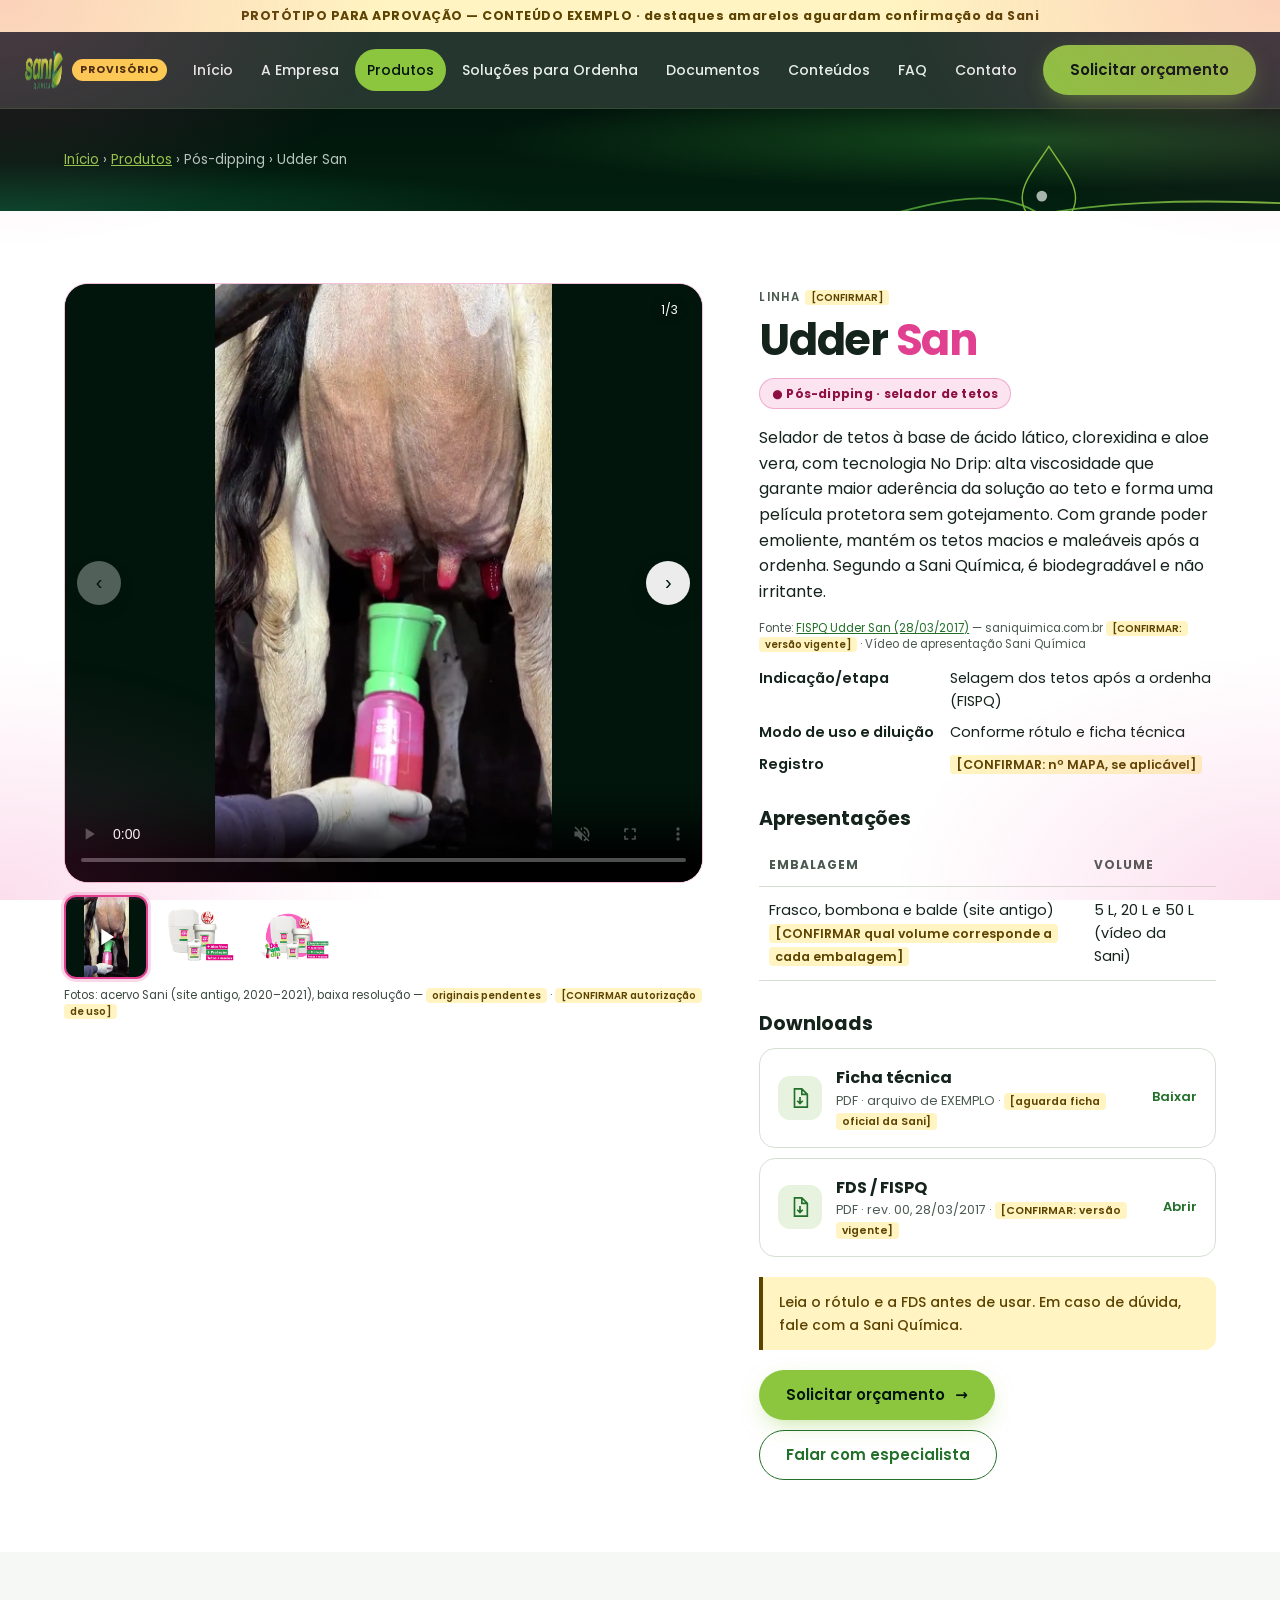
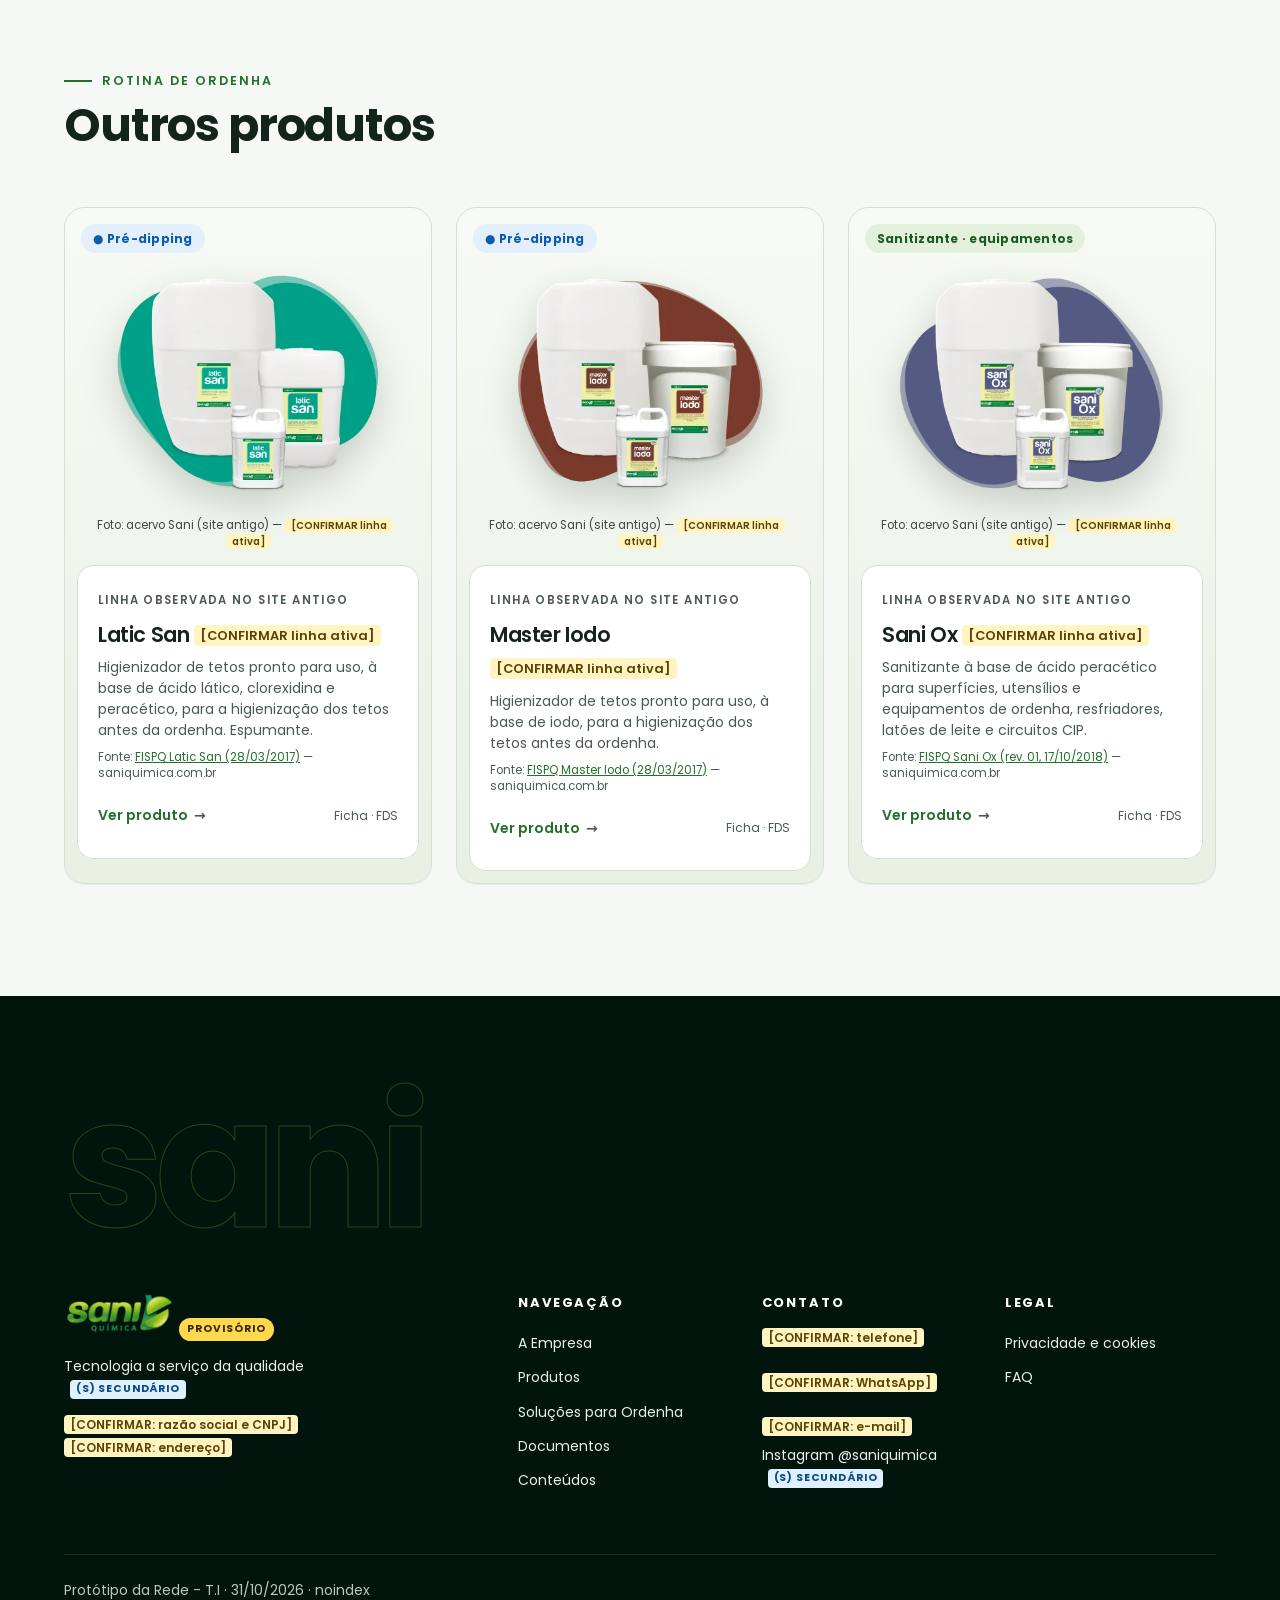
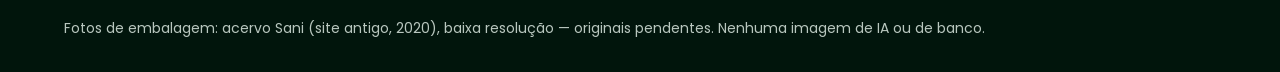
<file: udder-san.html>
<!doctype html><html lang="pt-BR" class="no-js"><head><meta charset="utf-8"><meta name="viewport" content="width=device-width,initial-scale=1,viewport-fit=cover"><meta name="robots" content="noindex,nofollow"><meta name="theme-color" content="#01150c">
<title>Udder San — Sani Química [PROTÓTIPO]</title><link rel="preload" href="assets/fonts/poppins-600.woff2" as="font" type="font/woff2" crossorigin><link rel="stylesheet" href="assets/style.css"><link rel="stylesheet" href="assets/udder-san.css"></head><body class="p-udder">
<a class="skip" href="#conteudo">Pular para o conteúdo</a>
<div class="proto-banner" role="note">PROTÓTIPO PARA APROVAÇÃO — CONTEÚDO EXEMPLO · destaques amarelos aguardam confirmação da Sani</div>
<header class="site"><div class="container"><a class="logo" href="index.html"><img src="assets/logo-provisorio.png" alt="Sani Química (logo provisório)" width="117" height="42"></a><span class="tag-prov">PROVISÓRIO</span>
<nav class="main" id="menu" aria-label="Principal"><ul><li><a href="index.html">Início</a></li><li><a href="empresa.html">A Empresa</a></li><li><a href="catalogo.html" aria-current=page>Produtos</a></li><li><a href="solucoes.html">Soluções para Ordenha</a></li><li><a href="documentos.html">Documentos</a></li><li><a href="conteudos.html">Conteúdos</a></li><li><a href="faq.html">FAQ</a></li><li><a href="contato.html">Contato</a></li></ul><div class="menu-foot" hidden></div></nav>
<a class="btn btn-primary" href="contato.html">Solicitar orçamento</a><button class="menu-btn" aria-controls="menu" aria-expanded="false" aria-label="Abrir menu"><span></span></button></div></header>
<main id="conteudo"><section class="hero sub" style="padding:40px 0 32px"><svg class="hero-line" viewBox="0 0 1440 300" preserveAspectRatio="xMidYMid slice" aria-hidden="true"><defs><linearGradient id="lg" x1="0" x2="1"><stop offset="0" stop-color="#0d4f2c"/><stop offset=".55" stop-color="#2f8a32"/><stop offset="1" stop-color="#8cc63f"/></linearGradient></defs>
<path class="draw" stroke="url(#lg)" stroke-width="2" d="M-40 234.0 C 260 186.0, 420 285.0, 700 210.0 S 1100 60.0, 1180 126.0 C 1240 174.0, 1150 210.0, 1100 174.0 C 1060 138.0, 1180 90.0, 1480 108.0"/>
<path class="draw" stroke="rgba(233,239,236,.18)" stroke-width="1" style="animation-delay:.8s" d="M-40 258.0 C 300 210.0, 500 300.0, 760 234.0 S 1150 96.0, 1480 150.0"/>
<g class="drop" transform="translate(1180 42.00000000000001)"><path d="M0 0 C 14 22, 30 40, 30 58 A 30 30 0 0 1 -30 58 C -30 40, -14 22, 0 0Z" fill="none" stroke="#8cc63f" stroke-width="1.6"/><circle cx="-8" cy="56" r="6" fill="#e9efec" opacity=".8"/></g></svg><div class="container"><div class="copy"><nav class="breadcrumb" aria-label="Trilha"><a href="index.html">Início</a> › <a href="catalogo.html">Produtos</a> › Pós-dipping › Udder San</nav></div></div></section>
<section class="tight"><div class="container product"><div class="gallery ug" tabindex="0" aria-roledescription="carrossel" aria-label="Fotos e vídeo do Udder San">
<div class="ug-stage"><div class="ug-track">
<div class="ug-slide is-video" aria-label="Vídeo do produto"><video data-src="assets/video/udder-san.mp4" muted controls playsinline preload="metadata" poster="assets/img/udder-san-video-poster.webp" hidden><track kind="captions" src="assets/video/udder-san.pt-BR.vtt" srclang="pt-BR" label="Português (Brasil)" default></video><div class="ug-vph"><span class="play"><svg width="34" height="34" style="color:#fff" viewBox="0 0 24 24" fill="currentColor" aria-hidden="true"><path d="M8 5v14l11-7z"/></svg></span><strong>Vídeo do Udder San</strong><small>Espaço reservado: o vídeo enviado pelo senhor Thaynan entra aqui como primeira mídia.</small></div></div>
<div class="ug-slide"><img src="assets/img/udder-san-balde-5l.webp" alt="Udder San: balde e galão — foto do site antigo da Sani" width="966" height="867"></div>
<div class="ug-slide"><img src="assets/img/udder-san.webp" alt="Linha Udder San: bombona, balde e frasco — foto do site antigo da Sani" width="525" height="376" loading="lazy"></div>
</div><button class="ug-nav ug-prev" aria-label="Mídia anterior">‹</button><button class="ug-nav ug-next" aria-label="Próxima mídia">›</button><span class="ug-count">1/3</span></div>
<div class="ug-thumbs"><button class="vt" aria-label="Ver vídeo"><svg viewBox="0 0 24 24" fill="currentColor" aria-hidden="true"><path d="M8 5v14l11-7z"/></svg></button><button aria-label="Ver foto balde e galão"><img src="assets/img/udder-san-balde-5l.webp" alt=""></button><button aria-label="Ver foto da linha completa"><img src="assets/img/udder-san.webp" alt=""></button></div>
<p class="ug-cap">Fotos: acervo Sani (site antigo, 2020–2021), baixa resolução — <span class="ph">originais pendentes</span> · <span class="ph">[CONFIRMAR autorização de uso]</span></p></div>
<div class="buybox"><span class="family">Linha <span class="ph">[CONFIRMAR]</span></span><h1 style="font-size:clamp(2rem,3.4vw,2.8rem);letter-spacing:-.03em;margin:8px 0 14px;line-height:1.1">Udder <span class="accent">San</span></h1><p style="margin:0 0 16px"><span class="badge badge-pos">● Pós-dipping · selador de tetos</span></p>
<p>Selador de tetos à base de ácido lático, clorexidina e aloe vera, com tecnologia No Drip: alta viscosidade que garante maior aderência da solução ao teto e forma uma película protetora sem gotejamento. Com grande poder emoliente, mantém os tetos macios e maleáveis após a ordenha. Segundo a Sani Química, é biodegradável e não irritante.</p><p class="fonte">Fonte: <a href="https://saniquimica.com.br/wp-content/uploads/2020/08/UDDER-SAN.pdf" rel="noopener">FISPQ Udder San (28/03/2017)</a> — saniquimica.com.br <span class="ph">[CONFIRMAR: versão vigente]</span> · Vídeo de apresentação Sani Química</p>
<dl style="display:grid;grid-template-columns:auto 1fr;gap:8px 16px;font-size:14.5px"><dt style="font-weight:600">Indicação/etapa</dt><dd style="margin:0">Selagem dos tetos após a ordenha (FISPQ)</dd><dt style="font-weight:600">Modo de uso e diluição</dt><dd style="margin:0">Conforme rótulo e ficha técnica</dd><dt style="font-weight:600">Registro</dt><dd style="margin:0"><span class="ph">[CONFIRMAR: nº MAPA, se aplicável]</span></dd></dl>
<h3 style="margin-top:28px">Apresentações</h3><table><thead><tr><th>Embalagem</th><th>Volume</th></tr></thead><tbody><tr><td>Frasco, bombona e balde (site antigo) <span class="ph">[CONFIRMAR qual volume corresponde a cada embalagem]</span></td><td>5 L, 20 L e 50 L (vídeo da Sani)</td></tr></tbody></table>
<h3 style="margin-top:28px">Downloads</h3><div class="grid" style="gap:10px"><a class="doc" href="assets/docs/ficha-tecnica-udder-san-EXEMPLO.pdf" target="_blank" rel="noopener" download><span class="ic"><svg width="22" height="22" viewBox="0 0 24 24" fill="none" stroke="#23702a" stroke-width="1.8" aria-hidden="true"><path d="M6 2h8l6 6v14H6zM14 2v6h6M12 11v7m-3-3 3 3 3-3"/></svg></span><span><strong>Ficha técnica</strong><small>PDF · arquivo de EXEMPLO · <span class="ph">[aguarda ficha oficial da Sani]</span></small></span><span class="go">Baixar</span></a><a class="doc" href="https://saniquimica.com.br/wp-content/uploads/2020/08/UDDER-SAN.pdf" target="_blank" rel="noopener"><span class="ic"><svg width="22" height="22" viewBox="0 0 24 24" fill="none" stroke="#23702a" stroke-width="1.8" aria-hidden="true"><path d="M6 2h8l6 6v14H6zM14 2v6h6M12 11v7m-3-3 3 3 3-3"/></svg></span><span><strong>FDS / FISPQ</strong><small>PDF · rev. 00, 28/03/2017 · <span class="ph">[CONFIRMAR: versão vigente]</span></small></span><span class="go">Abrir</span></a></div>
<p class="notice" style="margin-top:20px">Leia o rótulo e a FDS antes de usar. Em caso de dúvida, fale com a Sani Química.</p>
<div style="display:flex;gap:10px;flex-wrap:wrap;margin-top:20px"><a class="btn btn-primary" href="contato.html">Solicitar orçamento <span class="arr" aria-hidden="true">→</span></a><a class="btn btn-secondary" href="contato.html">Falar com especialista</a></div></div></div></section>
<section class="alt"><div class="container"><div class="sec-head reveal"><div class="t"><span class="eyebrow">Rotina de ordenha</span><h2>Outros produtos</h2></div><div class="d"></div></div><div class="pgrid"><article class="pcard v2 reveal" style="transition-delay:0ms"><figure class="pshot"><img src="assets/img/latic-san.webp" alt="Embalagens Latic San (bombona, balde e frasco) — foto do site antigo" width="525" height="375" loading="lazy" decoding="async"><figcaption>Foto: acervo Sani (site antigo) — <span class="ph">[CONFIRMAR linha ativa]</span></figcaption></figure><div class="pill"><span class="badge badge-pre">● Pré-dipping</span></div><div class="glass"><span class="family">Linha observada no site antigo</span><h3>Latic San <span class="ph ph-sm">[CONFIRMAR linha ativa]</span></h3><p class="pdesc">Higienizador de tetos pronto para uso, à base de ácido lático, clorexidina e peracético, para a higienização dos tetos antes da ordenha. Espumante.</p><p class="fonte">Fonte: <a href="https://saniquimica.com.br/wp-content/uploads/2020/08/LATIC-SAN.pdf" rel="noopener">FISPQ Latic San (28/03/2017)</a> — saniquimica.com.br</p><div class="row"><a class="stretch" href="produto.html" aria-label="Ver produto Latic San">Ver produto <span class="arr" aria-hidden="true">→</span></a><span style="font-size:12px;color:#b9c7bf">Ficha · FDS</span></div></div></article><article class="pcard v2 reveal" style="transition-delay:80ms"><figure class="pshot"><img src="assets/img/master-iodo.webp" alt="Embalagens Master Iodo (bombona, balde e frasco) — foto do site antigo" width="525" height="375" loading="lazy" decoding="async"><figcaption>Foto: acervo Sani (site antigo) — <span class="ph">[CONFIRMAR linha ativa]</span></figcaption></figure><div class="pill"><span class="badge badge-pre">● Pré-dipping</span></div><div class="glass"><span class="family">Linha observada no site antigo</span><h3>Master Iodo <span class="ph ph-sm">[CONFIRMAR linha ativa]</span></h3><p class="pdesc">Higienizador de tetos pronto para uso, à base de iodo, para a higienização dos tetos antes da ordenha.</p><p class="fonte">Fonte: <a href="https://saniquimica.com.br/wp-content/uploads/2020/08/MASTER-IODO.pdf" rel="noopener">FISPQ Master Iodo (28/03/2017)</a> — saniquimica.com.br</p><div class="row"><a class="stretch" href="produto.html" aria-label="Ver produto Master Iodo">Ver produto <span class="arr" aria-hidden="true">→</span></a><span style="font-size:12px;color:#b9c7bf">Ficha · FDS</span></div></div></article><article class="pcard v2 reveal" style="transition-delay:160ms"><figure class="pshot"><img src="assets/img/sani-ox.webp" alt="Embalagens Sani Ox (bombona, balde e frasco) — foto do site antigo" width="525" height="375" loading="lazy" decoding="async"><figcaption>Foto: acervo Sani (site antigo) — <span class="ph">[CONFIRMAR linha ativa]</span></figcaption></figure><div class="pill"><span class="badge badge-eq">Sanitizante · equipamentos</span></div><div class="glass"><span class="family">Linha observada no site antigo</span><h3>Sani Ox <span class="ph ph-sm">[CONFIRMAR linha ativa]</span></h3><p class="pdesc">Sanitizante à base de ácido peracético para superfícies, utensílios e equipamentos de ordenha, resfriadores, latões de leite e circuitos CIP.</p><p class="fonte">Fonte: <a href="https://saniquimica.com.br/wp-content/uploads/2020/08/SANI-OX.pdf" rel="noopener">FISPQ Sani Ox (rev. 01, 17/10/2018)</a> — saniquimica.com.br</p><div class="row"><a class="stretch" href="produto.html" aria-label="Ver produto Sani Ox">Ver produto <span class="arr" aria-hidden="true">→</span></a><span style="font-size:12px;color:#b9c7bf">Ficha · FDS</span></div></div></article></div></div></section></main>
<footer class="site"><div class="container"><p class="big-word" aria-hidden="true">sani</p><div class="cols"><div><img src="assets/logo-provisorio.png" alt="" style="height:40px;width:auto" loading="lazy"> <span class="tag-prov">PROVISÓRIO</span><p style="max-width:300px">Tecnologia a serviço da qualidade <span class="ex" style="background:#dff0ff;color:#0b4a8a">(S) SECUNDÁRIO</span></p><p><span class="ph">[CONFIRMAR: razão social e CNPJ]</span><br><span class="ph">[CONFIRMAR: endereço]</span></p></div>
<div><h4>Navegação</h4><a href="empresa.html">A Empresa</a><br><a href="catalogo.html">Produtos</a><br><a href="solucoes.html">Soluções para Ordenha</a><br><a href="documentos.html">Documentos</a><br><a href="conteudos.html">Conteúdos</a></div>
<div><h4>Contato</h4><span class="ph">[CONFIRMAR: telefone]</span><br><br><span class="ph">[CONFIRMAR: WhatsApp]</span><br><br><span class="ph">[CONFIRMAR: e-mail]</span><br><a href="#">Instagram @saniquimica <span class="ex" style="background:#dff0ff;color:#0b4a8a">(S) SECUNDÁRIO</span></a></div>
<div><h4>Legal</h4><a href="privacidade.html">Privacidade e cookies</a><br><a href="faq.html">FAQ</a></div></div>
<div class="legal"><span>Protótipo da Rede - T.I · 31/10/2026 · noindex</span><span>Fotos de embalagem: acervo Sani (site antigo, 2020), baixa resolução — originais pendentes. Nenhuma imagem de IA ou de banco.</span></div></div></footer>
<nav class="mbar" aria-label="Ações rápidas"><a href="#" aria-label="WhatsApp (número a confirmar)"><svg viewBox="0 0 24 24" fill="none" stroke="currentColor" stroke-width="1.8"><path d="M4 20l1.4-4A8 8 0 1 1 8 18.6z"/></svg>WhatsApp</a><a class="hl" href="contato.html"><svg viewBox="0 0 24 24" fill="none" stroke="currentColor" stroke-width="1.8"><path d="M5 3h10l4 4v14H5zM9 12h6M9 16h6"/></svg>Orçamento</a><a href="catalogo.html"><svg viewBox="0 0 24 24" fill="none" stroke="currentColor" stroke-width="1.8"><rect x="3" y="3" width="7" height="7" rx="2"/><rect x="14" y="3" width="7" height="7" rx="2"/><rect x="3" y="14" width="7" height="7" rx="2"/><rect x="14" y="14" width="7" height="7" rx="2"/></svg>Catálogo</a></nav>
<script src="assets/app.js" defer></script><script src="assets/udder-san.js" defer></script></body></html>
</file>
<file: assets/style.css>
@import url('fonts.css');@import url('tokens.css');
/* Protótipo da Rede - T.I — direção premium agro. CSS vanilla, sem framework. */
*{box-sizing:border-box}html{scroll-behavior:smooth}body{margin:0;font-family:var(--font);color:var(--c-text);line-height:var(--lh);background:#fff;-webkit-font-smoothing:antialiased}
img,svg{max-width:100%}a{color:var(--c-green-text)}
:focus-visible{outline:3px solid var(--c-focus);outline-offset:3px;border-radius:4px}
.container{max-width:var(--container);margin:0 auto;padding:0 var(--gutter)}
.skip{position:absolute;left:-999px}.skip:focus{left:12px;top:40px;z-index:99;background:#fff;padding:8px 12px}
/* veracidade */
.proto-banner{background:var(--c-warn-bg);color:var(--c-warn);text-align:center;font-weight:700;font-size:12.5px;letter-spacing:.04em;padding:6px 12px;position:relative;z-index:60}
.ph{background:var(--c-warn-bg);color:var(--c-warn);padding:1px 6px;border-radius:4px;font-weight:600;font-size:.86em;letter-spacing:0;text-transform:none;box-decoration-break:clone;-webkit-box-decoration-break:clone}
.ex{display:inline-block;font-size:10.5px;font-weight:700;letter-spacing:.08em;background:#e6e1ff;color:#3d2a8a;border-radius:4px;padding:1px 6px;vertical-align:middle;margin-left:6px}
.tag-prov{font-size:10px;background:var(--c-warn-bg);color:var(--c-warn);padding:1px 6px;border-radius:4px;font-weight:700;letter-spacing:.06em}
/* header */
header.site{position:sticky;top:0;z-index:50;background:rgba(1,21,12,.86);backdrop-filter:blur(14px);-webkit-backdrop-filter:blur(14px);border-bottom:1px solid rgba(140,198,63,.15);color:var(--c-on-dark)}
header.site .container{display:flex;align-items:center;justify-content:space-between;gap:20px;height:76px}
.logo{display:flex;flex-direction:column;gap:2px;text-decoration:none}.logo img{height:42px;width:auto}
nav.main ul{display:flex;gap:4px;list-style:none;margin:0;padding:0}
nav.main a{display:block;color:var(--c-on-dark);text-decoration:none;font-weight:500;font-size:14px;padding:10px 12px;border-radius:999px;transition:background .2s,color .2s}
nav.main a:hover{background:rgba(255,255,255,.08)}nav.main a[aria-current]{color:var(--c-bg-deep);background:var(--c-lime)}
.menu-btn{display:none;width:48px;height:48px;border-radius:50%;border:1px solid rgba(255,255,255,.25);background:transparent;color:#fff;cursor:pointer}
.menu-btn span,.menu-btn span::before,.menu-btn span::after{display:block;width:20px;height:2px;background:#fff;margin:auto;position:relative;transition:.3s}
.menu-btn span::before,.menu-btn span::after{content:"";position:absolute}.menu-btn span::before{top:-6px}.menu-btn span::after{top:6px}
/* buttons */
.btn{display:inline-flex;align-items:center;justify-content:center;gap:10px;min-height:48px;border-radius:999px;padding:12px 26px;font-weight:600;text-decoration:none;border:1.5px solid transparent;cursor:pointer;font-family:inherit;font-size:15px;transition:transform .25s cubic-bezier(.2,.8,.2,1),background .2s,box-shadow .25s}
.btn:hover{transform:translateY(-2px)}.btn .arr{transition:transform .25s}.btn:hover .arr{transform:translateX(4px)}
.btn-primary{background:var(--c-lime);color:var(--c-bg-deep);box-shadow:0 8px 24px -8px rgba(140,198,63,.6)}.btn-primary:hover{background:#a0d65a}
.btn-secondary{color:var(--c-green-text);border-color:currentColor;background:transparent}.btn-secondary:hover{background:var(--c-surface)}
.btn-dark{background:var(--c-green-dark);color:#fff}.btn-dark:hover{background:var(--c-band)}
.btn-ghost{color:#fff;border-color:rgba(255,255,255,.4);background:rgba(255,255,255,.04)}.btn-ghost:hover{background:rgba(255,255,255,.1)}
.btn[disabled]{opacity:.5;cursor:not-allowed;transform:none}
/* hero */
.hero{position:relative;overflow:hidden;background:radial-gradient(ellipse 80% 70% at 85% 20%,rgba(47,138,50,.35),transparent 60%),radial-gradient(ellipse 60% 60% at 0% 100%,rgba(10,74,47,.7),transparent 70%),var(--c-bg-deep);color:#fff;padding:120px 0 110px}
.hero.sub{padding:88px 0 72px}
.hero .container{position:relative;z-index:2;display:grid;grid-template-columns:repeat(12,1fr);gap:var(--gutter);align-items:end}
.hero .copy{grid-column:1/span 8}.hero .aside{grid-column:9/span 4}
.eyebrow{display:inline-flex;align-items:center;gap:10px;font-size:12.5px;letter-spacing:.16em;text-transform:uppercase;font-weight:600;color:var(--c-lime-text)}
.eyebrow::before{content:"";width:28px;height:1.5px;background:currentColor}
.hero h1{font-size:clamp(2.6rem,6.4vw,5.6rem);line-height:1.02;letter-spacing:-.035em;font-weight:700;margin:18px 0 22px}
.hero.sub h1{font-size:clamp(2.2rem,5vw,4rem)}
.hero h1 em{font-style:normal;color:var(--c-lime-text)}
.hero p.sub{font-size:clamp(1.05rem,1.4vw,1.3rem);color:var(--c-on-dark);max-width:620px;font-weight:300}
.hero .ctas{display:flex;gap:12px;flex-wrap:wrap;margin-top:34px}
.hero-line{position:absolute;inset:0;z-index:1;pointer-events:none;opacity:.9}
.hero-line path{fill:none;stroke-linecap:round}
.draw{stroke-dasharray:2400;stroke-dashoffset:2400;animation:draw 3.2s cubic-bezier(.6,.1,.2,1) .3s forwards}
@keyframes draw{to{stroke-dashoffset:0}}
.drop{animation:float 6s ease-in-out infinite}@keyframes float{50%{transform:translateY(-10px)}}
.stat-card{border:1px solid rgba(255,255,255,.14);background:rgba(255,255,255,.05);backdrop-filter:blur(10px);border-radius:var(--radius-lg);padding:22px}
.stat-card small{color:#b9c7bf;display:block;font-size:13px}
.scroll-cue{margin-top:56px;font-size:12px;letter-spacing:.14em;text-transform:uppercase;color:#b9c7bf;display:flex;align-items:center;gap:10px}
.scroll-cue i{width:1px;height:36px;background:linear-gradient(var(--c-lime),transparent)}
/* sections */
section{padding:112px 0}section.tight{padding:72px 0}section.alt{background:var(--c-surface)}section.dark{background:var(--c-bg-deep);color:var(--c-on-dark)}
.sec-head{display:grid;grid-template-columns:repeat(12,1fr);gap:var(--gutter);margin-bottom:56px;align-items:end}
.sec-head .t{grid-column:1/span 7}.sec-head .d{grid-column:9/span 4;color:var(--c-text-muted)}
section.dark .sec-head .d{color:#b9c7bf}
h2{font-size:clamp(2rem,3.6vw,3.2rem);letter-spacing:-.025em;line-height:1.08;margin:10px 0 0;font-weight:700}h3{font-size:1.2rem;margin:0 0 8px;letter-spacing:-.01em}
section:not(.dark) .eyebrow{color:var(--c-green-text)}
.grid{display:grid;gap:var(--gutter)}.g2{grid-template-columns:repeat(2,1fr)}.g3{grid-template-columns:repeat(3,1fr)}.g4{grid-template-columns:repeat(4,1fr)}
.card{background:#fff;border:1px solid var(--c-border);border-radius:var(--radius-lg);padding:28px;transition:transform .35s cubic-bezier(.2,.8,.2,1),box-shadow .35s,border-color .35s}
a.card{text-decoration:none;color:inherit;display:block}a.card:hover{transform:translateY(-4px);box-shadow:var(--shadow-hover);border-color:var(--c-lime)}
/* placeholder imagem */
.img-ph{position:relative;background:linear-gradient(135deg,#e9efe7,#dbe5d8);border-radius:var(--radius-lg);display:flex;align-items:center;justify-content:center;text-align:center;color:#33443a;font-weight:600;font-size:13px;padding:16px;min-height:220px;overflow:hidden}
.img-ph::before{content:"";position:absolute;inset:12px;border:1.5px dashed rgba(51,68,58,.35);border-radius:calc(var(--radius-lg) - 6px)}
.img-ph span{position:relative;background:rgba(255,255,255,.75);padding:6px 12px;border-radius:999px}
.dark .img-ph,.hero .img-ph{background:linear-gradient(135deg,#0d2a1c,#0a3a25);color:#d7e3dc}.dark .img-ph::before,.hero .img-ph::before{border-color:rgba(215,227,220,.3)}.dark .img-ph span,.hero .img-ph span{background:rgba(1,21,12,.6)}
/* produto card glass */
.pgrid{display:grid;gap:var(--gutter);grid-template-columns:repeat(3,1fr)}
.pcard{position:relative;border-radius:var(--radius-lg);overflow:hidden;background:linear-gradient(160deg,#0a3a25,#01150c);color:#fff;min-height:420px;display:flex;flex-direction:column;justify-content:flex-end;isolation:isolate;transition:transform .45s cubic-bezier(.2,.8,.2,1),box-shadow .45s}
.pcard .img-ph{position:absolute;inset:0;border-radius:0;z-index:-1;transition:transform .8s cubic-bezier(.2,.8,.2,1);align-items:flex-start;padding-top:70px}
.pcard:hover{transform:translateY(-6px);box-shadow:0 30px 60px -20px rgba(1,21,12,.55)}.pcard:hover .img-ph{transform:scale(1.05)}
.pcard .glass{margin:14px;padding:20px;border-radius:16px;background:rgba(1,21,12,.62);backdrop-filter:blur(16px) saturate(140%);-webkit-backdrop-filter:blur(16px) saturate(140%);border:1px solid rgba(255,255,255,.14)}
.pcard .glass h3{font-size:1.3rem;margin:6px 0}.pcard .family{color:#b9c7bf}
.pcard .row{display:flex;justify-content:space-between;align-items:center;gap:8px;margin-top:12px}
.pcard a.stretch{color:#fff;text-decoration:none;font-weight:600;font-size:14px;display:inline-flex;align-items:center;gap:6px;min-height:44px}
.pcard a.stretch::after{content:"";position:absolute;inset:0}
.pcard .pill{position:absolute;top:16px;left:16px;z-index:2}
.family{font-size:11.5px;text-transform:uppercase;letter-spacing:.12em;font-weight:600;color:var(--c-text-muted)}
.badge{display:inline-flex;align-items:center;gap:6px;font-size:12px;font-weight:700;padding:5px 12px;border-radius:999px;letter-spacing:.02em}
.badge-pre{background:var(--c-pre-bg);color:var(--c-pre)}.badge-pos{background:var(--c-pos-bg);color:var(--c-pos)}.badge-pending{background:var(--c-warn-bg);color:var(--c-warn)}
/* timeline interativa */
.timeline{display:grid;grid-template-columns:5fr 7fr;gap:56px;align-items:start}
.steps-tabs{display:flex;flex-direction:column;gap:12px;position:relative}
.steps-tabs::before{content:"";position:absolute;left:31px;top:30px;bottom:30px;width:2px;background:linear-gradient(var(--c-lime),rgba(140,198,63,.15))}
.step{display:flex;gap:18px;align-items:center;text-align:left;background:transparent;border:1px solid rgba(255,255,255,.1);border-radius:18px;padding:14px 18px 14px 14px;color:var(--c-on-dark);font:inherit;cursor:pointer;min-height:64px;transition:.3s;position:relative}
.step .n{flex:none;width:36px;height:36px;border-radius:50%;display:grid;place-items:center;background:#0a2a1b;border:2px solid var(--c-lime);font-weight:700;color:var(--c-lime-text);z-index:1}
.step strong{display:block;font-size:1.05rem}.step small{color:#b9c7bf}
.step[aria-selected=true]{background:rgba(140,198,63,.1);border-color:var(--c-lime)}.step[aria-selected=true] .n{background:var(--c-lime);color:var(--c-bg-deep)}
.step:hover{border-color:rgba(140,198,63,.6)}
.panel{border:1px solid rgba(255,255,255,.12);background:rgba(255,255,255,.04);border-radius:24px;padding:36px;min-height:380px}
.panel[hidden]{display:none}.panel.in{animation:fadeup .5s cubic-bezier(.2,.8,.2,1)}
.panel h3{font-size:1.8rem;color:#fff}.panel p{color:#c9d6ce}
.mini{display:flex;gap:12px;align-items:center;padding:12px;border-radius:14px;background:rgba(255,255,255,.05);border:1px solid rgba(255,255,255,.1);color:#fff;text-decoration:none;min-height:56px;transition:.25s}
.mini:hover{border-color:var(--c-lime);background:rgba(140,198,63,.08)}.mini .th{width:44px;height:44px;border-radius:10px;background:#0d3322;flex:none;display:grid;place-items:center;font-size:10px;color:#b9c7bf}
@keyframes fadeup{from{opacity:0;transform:translateY(14px)}to{opacity:1;transform:none}}
/* docs */
.doc{display:flex;align-items:center;gap:14px;padding:16px 18px;border:1px solid var(--c-border);border-radius:16px;text-decoration:none;color:var(--c-text);background:#fff;min-height:64px;transition:.25s}
.doc:hover{border-color:var(--c-green);transform:translateX(4px)}.doc .ic{flex:none;width:44px;height:44px;border-radius:12px;background:#e8f3df;display:grid;place-items:center}
.doc small{display:block;color:var(--c-text-muted);font-size:12.5px}.doc .go{margin-left:auto;color:var(--c-green-text);font-weight:600;font-size:13px}
/* catálogo */
.layout-catalog{display:grid;grid-template-columns:280px 1fr;gap:40px;align-items:start}
.filters{position:sticky;top:96px}.filters fieldset{border:1px solid var(--c-border);border-radius:18px;padding:18px;margin:0 0 14px}.filters legend{font-weight:700;padding:0 6px;font-size:14px}
.filters label{display:flex;gap:10px;align-items:center;min-height:44px;cursor:pointer;font-weight:500;font-size:14.5px}
.filters input[type=checkbox]{width:20px;height:20px;accent-color:var(--c-green-dark)}
.sheet-head,.sheet-foot,.filter-open{display:none}
.chips{display:flex;gap:8px;flex-wrap:wrap;margin-bottom:20px;align-items:center}.chip{background:#fff;border:1px solid var(--c-border);border-radius:999px;padding:8px 14px;font-size:13.5px;min-height:40px;display:inline-flex;align-items:center}
.pgrid.cat .pcard{min-height:380px}
.breadcrumb{font-size:13.5px;color:#b9c7bf;margin-bottom:8px}.breadcrumb a{color:var(--c-lime-text)}
/* produto */
.product{display:grid;grid-template-columns:7fr 5fr;gap:56px;align-items:start}
.gallery .main{min-height:520px}.thumbs{display:grid;grid-template-columns:repeat(4,1fr);gap:10px;margin-top:10px}
.thumbs button{border:2px solid transparent;border-radius:14px;padding:0;background:none;cursor:pointer;min-height:44px}.thumbs button[aria-pressed=true]{border-color:var(--c-lime)}.thumbs .img-ph{min-height:96px;font-size:11px;border-radius:12px;padding:6px}.thumbs .img-ph::before{inset:5px}
.buybox{position:sticky;top:100px}
.notice{border-left:4px solid var(--c-warn);background:var(--c-warn-bg);color:var(--c-warn);padding:14px 16px;border-radius:0 12px 12px 0;font-size:14px;font-weight:500}
table{width:100%;border-collapse:collapse;font-size:14.5px}th,td{border-bottom:1px solid var(--c-border);padding:12px 10px;text-align:left}th{font-size:12px;text-transform:uppercase;letter-spacing:.08em;color:var(--c-text-muted)}
/* forms */
form .field{display:flex;flex-direction:column;gap:6px;margin-bottom:18px}label{font-weight:500;font-size:14.5px}
input,select,textarea{font:inherit;font-size:16px;padding:13px 14px;min-height:48px;border:1.5px solid #7d8c83;border-radius:12px;background:#fff;transition:border-color .2s,box-shadow .2s}
input:focus,select:focus,textarea:focus{border-color:var(--c-green-dark);box-shadow:0 0 0 4px rgba(140,198,63,.3);outline:none}
.is-error{border-color:var(--c-error)}.hint{font-size:13px;color:var(--c-text-muted)}.err{color:var(--c-error);font-size:13px;font-weight:500}
.privacy-note{font-size:13px;color:var(--c-text-muted);background:var(--c-surface);border-radius:12px;padding:14px 16px;border:1px solid var(--c-border)}
/* faq */
details{border-bottom:1px solid var(--c-border)}summary{padding:24px 48px 24px 0;font-weight:600;font-size:1.1rem;cursor:pointer;list-style:none;position:relative;min-height:44px}
summary::-webkit-details-marker{display:none}summary::after{content:"+";position:absolute;right:8px;top:18px;font-size:28px;font-weight:300;color:var(--c-green-text);transition:transform .3s}details[open] summary::after{transform:rotate(45deg)}details>div{padding:0 0 24px;color:var(--c-text-muted)}
/* artigos */
.post{display:flex;flex-direction:column;gap:12px}.post .img-ph{min-height:240px}.post time{font-size:12.5px;color:var(--c-text-muted)}
.prose{max-width:760px}.prose h2{font-size:1.6rem;margin-top:40px}.prose p,.prose li{color:#33443a}
/* cta */
.cta-band{position:relative;overflow:hidden;background:var(--c-band);color:#fff;border-radius:32px;padding:72px;display:grid;grid-template-columns:7fr 5fr;gap:32px;align-items:center}
.cta-band p{color:var(--c-on-dark)}.cta-band .ctas{display:flex;gap:12px;flex-wrap:wrap;justify-content:flex-end}
.cta-band svg{position:absolute;right:-80px;top:-60px;opacity:.25;pointer-events:none}
/* footer */
footer.site{background:var(--c-bg-deep);color:var(--c-on-dark);padding:88px 0 32px;font-size:14px}footer.site a{color:var(--c-on-dark);text-decoration:none;display:inline-block;padding:6px 0}footer.site a:hover{color:var(--c-lime-text)}
footer.site .cols{display:grid;grid-template-columns:2fr 1fr 1fr 1fr;gap:32px}footer.site h4{color:#fff;font-size:13px;letter-spacing:.14em;text-transform:uppercase;margin:0 0 12px}
footer.site .legal{border-top:1px solid rgba(255,255,255,.1);margin-top:56px;padding-top:24px;display:flex;justify-content:space-between;gap:16px;flex-wrap:wrap;color:#b9c7bf}
.big-word{font-size:clamp(4rem,14vw,12rem);font-weight:700;letter-spacing:-.05em;line-height:.9;color:transparent;-webkit-text-stroke:1px rgba(140,198,63,.28);margin:0 0 48px}
/* barra móvel */
.mbar{display:none}
/* reveal */
.reveal{opacity:0;transform:translateY(28px);transition:opacity .8s cubic-bezier(.2,.8,.2,1),transform .8s cubic-bezier(.2,.8,.2,1)}.reveal.on{opacity:1;transform:none}
.no-js .reveal{opacity:1;transform:none}
@media (prefers-reduced-motion:reduce){*,*::before,*::after{animation:none!important;transition:none!important;scroll-behavior:auto!important}.reveal{opacity:1;transform:none}.draw{stroke-dashoffset:0}}
/* ---------- responsivo ---------- */

@media (max-width:980px){
 .menu-btn{display:grid;place-items:center}header.site .btn{display:none}
 nav.main{position:fixed;inset:0;top:0;background:var(--c-bg-deep);z-index:70;display:flex;flex-direction:column;justify-content:center;padding:96px 28px 120px;opacity:0;visibility:hidden;transition:opacity .35s,visibility .35s}
 nav.main ul{flex-direction:column;gap:4px}nav.main a{font-size:clamp(1.6rem,7vw,2.2rem);font-weight:600;padding:10px 0;border-radius:0;letter-spacing:-.02em}nav.main a[aria-current]{background:none;color:var(--c-lime-text)}
 body.menu-open nav.main{opacity:1;visibility:visible}body.menu-open{overflow:hidden}
 body.menu-open .menu-btn{position:relative;z-index:80}body.menu-open .menu-btn span{background:transparent}body.menu-open .menu-btn span::before{top:0;transform:rotate(45deg)}body.menu-open .menu-btn span::after{top:0;transform:rotate(-45deg)}
 .menu-foot{margin-top:40px;color:#b9c7bf;font-size:14px}
 .hero .copy,.hero .aside,.sec-head .t,.sec-head .d{grid-column:1/-1}
 .timeline,.product,.layout-catalog,.cta-band{grid-template-columns:1fr}.cta-band .ctas{justify-content:flex-start}
 .pgrid,.g3,.g4{grid-template-columns:repeat(2,1fr)}.buybox,.filters{position:static}
 /* filtros bottom sheet */
 .filter-open{display:inline-flex}
 .filters{position:fixed;left:0;right:0;bottom:0;z-index:75;background:#fff;border-radius:24px 24px 0 0;padding:8px 20px 20px;max-height:82vh;overflow:auto;transform:translateY(105%);transition:transform .4s cubic-bezier(.2,.8,.2,1);box-shadow:0 -20px 60px rgba(0,0,0,.3)}
 body.sheet-open .filters{transform:none}.sheet-head{display:flex;justify-content:space-between;align-items:center;padding:12px 0;position:sticky;top:0;background:#fff}.sheet-head::before{content:"";position:absolute;top:0;left:50%;width:40px;height:4px;border-radius:4px;background:#ccd6cf;transform:translateX(-50%)}
 .sheet-foot{display:flex;gap:10px;position:sticky;bottom:-20px;background:#fff;padding:12px 0}.sheet-foot .btn{flex:1}
 .scrim{position:fixed;inset:0;background:rgba(1,21,12,.5);z-index:74;opacity:0;visibility:hidden;transition:.3s}body.sheet-open .scrim{opacity:1;visibility:visible}
 .mbar{display:grid;grid-template-columns:repeat(3,1fr);position:fixed;left:10px;right:10px;bottom:10px;z-index:65;background:rgba(1,21,12,.92);backdrop-filter:blur(14px);-webkit-backdrop-filter:blur(14px);border:1px solid rgba(140,198,63,.25);border-radius:20px;padding:6px;box-shadow:0 12px 30px rgba(0,0,0,.35)}
 .mbar a{display:flex;flex-direction:column;align-items:center;justify-content:center;gap:2px;min-height:52px;color:#e9efec;text-decoration:none;font-size:11.5px;font-weight:600;border-radius:14px}
 .mbar a.hl{background:var(--c-lime);color:var(--c-bg-deep)}.mbar svg{width:20px;height:20px}
 body{padding-bottom:84px}
}
@media (max-width:600px){
 :root{--gutter:20px}section{padding:76px 0}section.tight{padding:52px 0}.hero{padding:72px 0 64px}.hero.sub{padding:56px 0 48px}
 .pgrid,.g2,.g3,.g4{grid-template-columns:1fr}.pcard{min-height:360px}.gallery .main{min-height:320px}
 .cta-band{padding:40px 24px;border-radius:24px}.panel{padding:24px;min-height:0}footer.site .cols{grid-template-columns:1fr 1fr}footer.site .cols>div:first-child{grid-column:1/-1}
 .hero .ctas .btn{flex:1}.sec-head{margin-bottom:36px}.step{min-height:60px}.steps-tabs::before{left:31px}
 header.site .container{height:64px}.logo img{height:34px}
}
.grid>*,form .field{min-width:0}input,select,textarea{width:100%;max-width:100%}
@media (max-width:600px){form.card{padding:24px!important}}
/* v0.2.1 correções pós-revisão visual */
header.site .container{max-width:1400px}nav.main a,header.site .btn{white-space:nowrap}
.scrim{display:none}
.pcard .img-ph{background:radial-gradient(ellipse at 70% 10%,rgba(140,198,63,.22),transparent 55%),linear-gradient(160deg,#123d29,#01150c);color:#d7e3dc}
.pcard .img-ph::before{border-color:rgba(215,227,220,.25)}.pcard .img-ph span{background:rgba(1,21,12,.55)}
@media (max-width:1240px){
 .menu-btn{display:grid;place-items:center}header.site .btn{display:none}
 nav.main{position:fixed;inset:0;background:var(--c-bg-deep);z-index:70;display:flex;flex-direction:column;justify-content:center;padding:96px 28px 120px;opacity:0;visibility:hidden;transition:opacity .35s,visibility .35s}
 nav.main ul{flex-direction:column;gap:4px}nav.main a{font-size:clamp(1.6rem,7vw,2.2rem);font-weight:600;padding:10px 0;border-radius:0;letter-spacing:-.02em}nav.main a[aria-current]{background:none;color:var(--c-lime-text)}
 body.menu-open nav.main{opacity:1;visibility:visible}body.menu-open{overflow:hidden}body.menu-open .menu-btn{position:relative;z-index:80}
 body.menu-open .menu-btn span{background:transparent}body.menu-open .menu-btn span::before{top:0;transform:rotate(45deg)}body.menu-open .menu-btn span::after{top:0;transform:rotate(-45deg)}
}
@media (max-width:980px){.scrim{display:block}}
body.menu-open header.site{backdrop-filter:none;-webkit-backdrop-filter:none;background:var(--c-bg-deep)}
body.menu-open .mbar{display:none}
@media (max-width:600px){table.docs{min-width:0!important}table.docs thead{display:none}table.docs tr{display:grid;gap:8px;padding:14px 0;border-bottom:1px solid var(--c-border)}table.docs td{border:0;padding:0}}
/* ===== Protótipo da Rede - T.I (31/10/2026) — camada premium: fotos reais de embalagem, selo PROVISÓRIO, editorial ===== */
body{overflow-x:hidden;font-feature-settings:"ss01"}
header.site .container{gap:14px}
.tag-prov{display:inline-flex;align-items:center;font-size:10.5px;background:#ffd84d;color:#3a2a00;padding:3px 8px;border-radius:999px;font-weight:700;letter-spacing:.1em;white-space:nowrap;vertical-align:middle}
header.site .tag-prov{margin-left:-6px}
.hero{background:radial-gradient(ellipse 70% 80% at 80% 30%,rgba(47,138,50,.42),transparent 60%),radial-gradient(ellipse 60% 70% at 0% 100%,rgba(10,74,47,.85),transparent 70%),linear-gradient(180deg,#01150c,#02200f)}
.hero h1{font-weight:600;letter-spacing:-.045em}
.hero h1 em{background:linear-gradient(90deg,#8cc63f,#c8e89a);-webkit-background-clip:text;background-clip:text;color:transparent}
.hero:not(.sub) .container{align-items:center}
.hero-shot{margin:0;position:relative;border-radius:28px;padding:28px 22px 16px;background:radial-gradient(circle at 50% 40%,#ffffff 0,#eef4ea 70%);box-shadow:0 40px 80px -30px rgba(0,0,0,.6),0 0 0 1px rgba(140,198,63,.25);transform:rotate(-1.5deg)}
.hero-shot img{display:block;width:100%;height:auto;max-width:525px;margin:auto;filter:drop-shadow(0 18px 24px rgba(1,21,12,.25))}
.hero-shot figcaption,.pshot figcaption{font-size:11.5px;color:#3c4a42;margin-top:10px;line-height:1.4}
.trust{position:relative;z-index:2;margin-top:56px}
.trust ul{list-style:none;margin:0;padding:18px 0 0;border-top:1px solid rgba(233,239,236,.16);display:grid;grid-template-columns:repeat(3,1fr);gap:24px;font-size:14px;color:#cfdcd4}
.trust li::before{content:"";display:inline-block;width:8px;height:8px;border-radius:50%;background:#8cc63f;margin-right:10px;vertical-align:middle}
/* cartão de produto v2: estúdio claro */
.pcard.v2{background:linear-gradient(180deg,#f7faf5,#e8f0e4);color:var(--c-text);min-height:0;justify-content:flex-start;border:1px solid var(--c-border);box-shadow:0 1px 0 rgba(1,21,12,.04)}
.pcard.v2 .pshot{margin:0;padding:56px 18px 6px;text-align:center}
.pcard.v2 .pshot img{width:100%;height:auto;max-width:525px;aspect-ratio:525/375;object-fit:contain;transition:transform .8s cubic-bezier(.2,.8,.2,1);filter:drop-shadow(0 14px 18px rgba(1,21,12,.18))}
.pcard.v2:hover .pshot img{transform:scale(1.04) translateY(-4px)}
.pcard.v2 .glass{background:#fff;border:1px solid var(--c-border);backdrop-filter:none;-webkit-backdrop-filter:none;margin:10px 12px 12px}
.pcard.v2 .glass p{color:var(--c-text-muted)!important}.pcard.v2 .family{color:var(--c-text-muted)}
.pcard.v2 a.stretch{color:var(--c-green-text)}.pcard.v2 .row span{color:var(--c-text-muted)!important}
.pcard.v2 .glass h3{font-weight:600;letter-spacing:-.02em}
.pcard.v2:hover{border-color:var(--c-lime)}
.mini .th{background:#f2f6ef}.mini .th img{width:40px;height:40px;object-fit:contain}
/* galeria do produto */
.pshot.main{margin:0;border-radius:24px;padding:36px 28px 18px;background:radial-gradient(circle at 50% 42%,#fff,#e9f1e5 75%);border:1px solid var(--c-border);text-align:center}
.pshot.main img{width:100%;height:auto;max-width:525px;filter:drop-shadow(0 18px 22px rgba(1,21,12,.2))}
.gallery .gl{margin:10px 0 0;font-size:13px}
.fsani{background:repeating-linear-gradient(135deg,#eef3ec 0 14px,#e4ece1 14px 28px)}
/* menu móvel refinado */
@media (max-width:980px){
 header.site .tag-prov{margin-left:0}
 body.menu-open nav.main{animation:menuIn .35s cubic-bezier(.2,.8,.2,1)}
 body.menu-open nav.main a{font-size:1.4rem;font-weight:500;padding:14px 18px;border-bottom:1px solid rgba(255,255,255,.06);border-radius:12px}
 .trust ul{grid-template-columns:1fr;gap:10px}
 .hero-shot{transform:none;margin-top:28px}
}
@keyframes menuIn{from{opacity:0;transform:translateY(-12px)}to{opacity:1;transform:none}}
@media (max-width:600px){header.site .btn-primary{display:none}.hero-shot{padding:18px 12px 12px}.pcard.v2 .pshot{padding-top:52px}}
@media (prefers-reduced-motion:reduce){.hero-shot{transform:none}.pcard.v2:hover .pshot img{transform:none}}
.hero .container.trust{display:block}
.badge-eq{background:#e3f1dc;color:#1d5a22}
.ph-sm{font-size:.62em;font-weight:600;vertical-align:middle;white-space:nowrap}
.pcard .pdesc{margin:6px 0 0;font-size:14px;line-height:1.5;color:var(--c-text-muted)}
.fonte{margin:8px 0 0;font-size:11.5px;color:var(--c-text-muted);line-height:1.4}.fonte a{color:var(--c-green-text)}
.pcard .fonte a{position:relative;z-index:3}
</file>
<file: assets/udder-san.css>
/* Exclusivo da página Udder San — cor do produto (rosa do rótulo) */
body.p-udder{--c-prod:#e0408f;--c-prod-soft:rgba(224,64,143,.5)}
body.p-udder::after{content:"";position:fixed;inset:0;pointer-events:none;z-index:60;
 background:
  radial-gradient(ellipse 42vw 38vh at 0 0,rgba(236,72,153,.20),rgba(236,72,153,.07) 45%,transparent 72%),
  radial-gradient(ellipse 42vw 38vh at 100% 0,rgba(236,72,153,.20),rgba(236,72,153,.07) 45%,transparent 72%),
  radial-gradient(ellipse 42vw 38vh at 0 100%,rgba(236,72,153,.18),rgba(236,72,153,.06) 45%,transparent 72%),
  radial-gradient(ellipse 42vw 38vh at 100% 100%,rgba(236,72,153,.18),rgba(236,72,153,.06) 45%,transparent 72%);
 animation:udGlow 6s ease-in-out infinite alternate}
@keyframes udGlow{from{opacity:.75}to{opacity:1}}
@media (prefers-reduced-motion:reduce){body.p-udder::after{animation:none}}
body.p-udder .badge-pos{background:rgba(224,64,143,.14);color:#8e0f43;border:1px solid rgba(224,64,143,.35)}
body.p-udder .buybox h1 .accent{color:var(--c-prod)}
/* Galeria estilo marketplace */
.ug{position:relative}
.ug-stage{position:relative;border-radius:24px;overflow:hidden;background:radial-gradient(circle at 50% 42%,#fff,#f6e9f0 78%);border:1px solid rgba(224,64,143,.25);aspect-ratio:1/1;max-height:600px;width:100%;touch-action:pan-y}
.ug-track{display:flex;height:100%;transition:transform .45s cubic-bezier(.2,.8,.2,1)}
.ug-slide{flex:0 0 100%;height:100%;display:flex;align-items:center;justify-content:center;padding:24px}
.ug-slide img{max-width:100%;max-height:100%;object-fit:contain;filter:drop-shadow(0 18px 22px rgba(1,21,12,.2))}
.ug-slide video{width:100%;height:100%;object-fit:contain;background:#01150c;border-radius:16px}
.ug-slide.is-video{padding:0;background:#01150c}
.ug-vph{width:100%;height:100%;display:flex;flex-direction:column;gap:14px;align-items:center;justify-content:center;text-align:center;color:#f3dbe8;background:radial-gradient(circle at 50% 45%,#3a0f27,#01150c 70%);padding:24px}
.ug-vph .play{width:78px;height:78px;border-radius:50%;background:var(--c-prod);display:grid;place-items:center;box-shadow:0 0 0 10px rgba(224,64,143,.18)}
.ug-vph small{opacity:.8;max-width:300px}
.ug-nav{position:absolute;top:50%;transform:translateY(-50%);width:44px;height:44px;border-radius:50%;border:0;background:rgba(255,255,255,.92);box-shadow:0 6px 16px rgba(1,21,12,.25);cursor:pointer;display:grid;place-items:center;z-index:2;font-size:20px;color:#01150c}
.ug-nav:hover{background:#fff}.ug-prev{left:12px}.ug-next{right:12px}
.ug-nav[disabled]{opacity:.35;cursor:default}
.ug-count{position:absolute;right:14px;bottom:12px;background:rgba(1,21,12,.7);color:#fff;font-size:12px;padding:4px 10px;border-radius:999px;z-index:2}
.ug-thumbs{display:flex;gap:10px;margin-top:12px}
.ug-thumbs button{position:relative;width:84px;height:84px;border-radius:12px;border:2px solid transparent;background:#fff;padding:4px;cursor:pointer;overflow:hidden}
.ug-thumbs button img{width:100%;height:100%;object-fit:contain}
.ug-thumbs button[aria-current=true]{border-color:var(--c-prod);box-shadow:0 0 0 3px rgba(224,64,143,.2)}
.ug-thumbs .vt{background:#01150c;display:grid;place-items:center;color:#fff}
.ug-thumbs .vt svg{width:28px;height:28px}
.ug-cap{font-size:11.5px;color:#3c4a42;margin-top:8px;line-height:1.4}
@media (max-width:600px){.ug-thumbs button{width:64px;height:64px}.ug-nav{width:38px;height:38px}}
/* Revisão de design (24/11): contador fora da barra de controles do vídeo; miniatura do vídeo com a capa; foco visível dentro do palco */
.ug-count{top:12px;bottom:auto}
.ug-thumbs .vt{background:#01150c url("img/udder-san-video-poster.webp") center/contain no-repeat}
.ug-thumbs .vt svg{filter:drop-shadow(0 1px 3px rgba(0,0,0,.8))}
.ug-nav:focus-visible{outline-offset:-3px}
</file>
